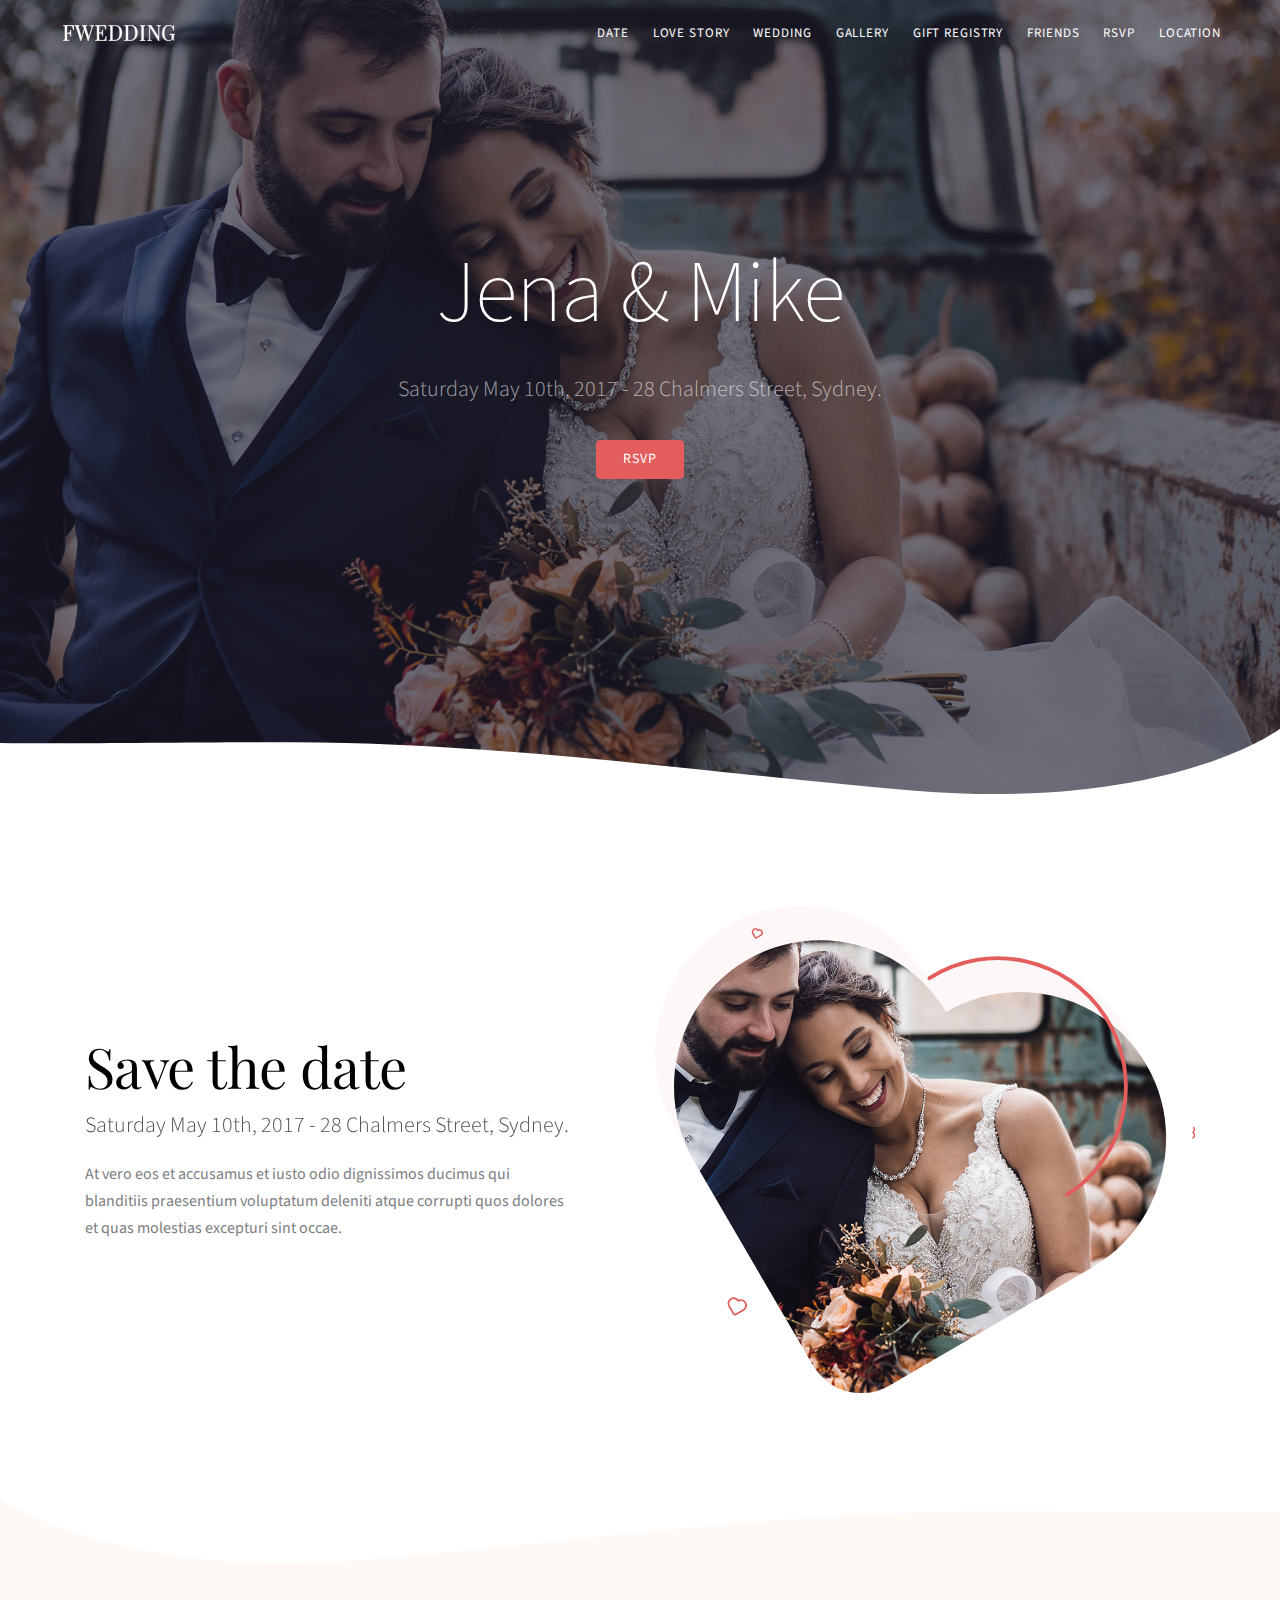
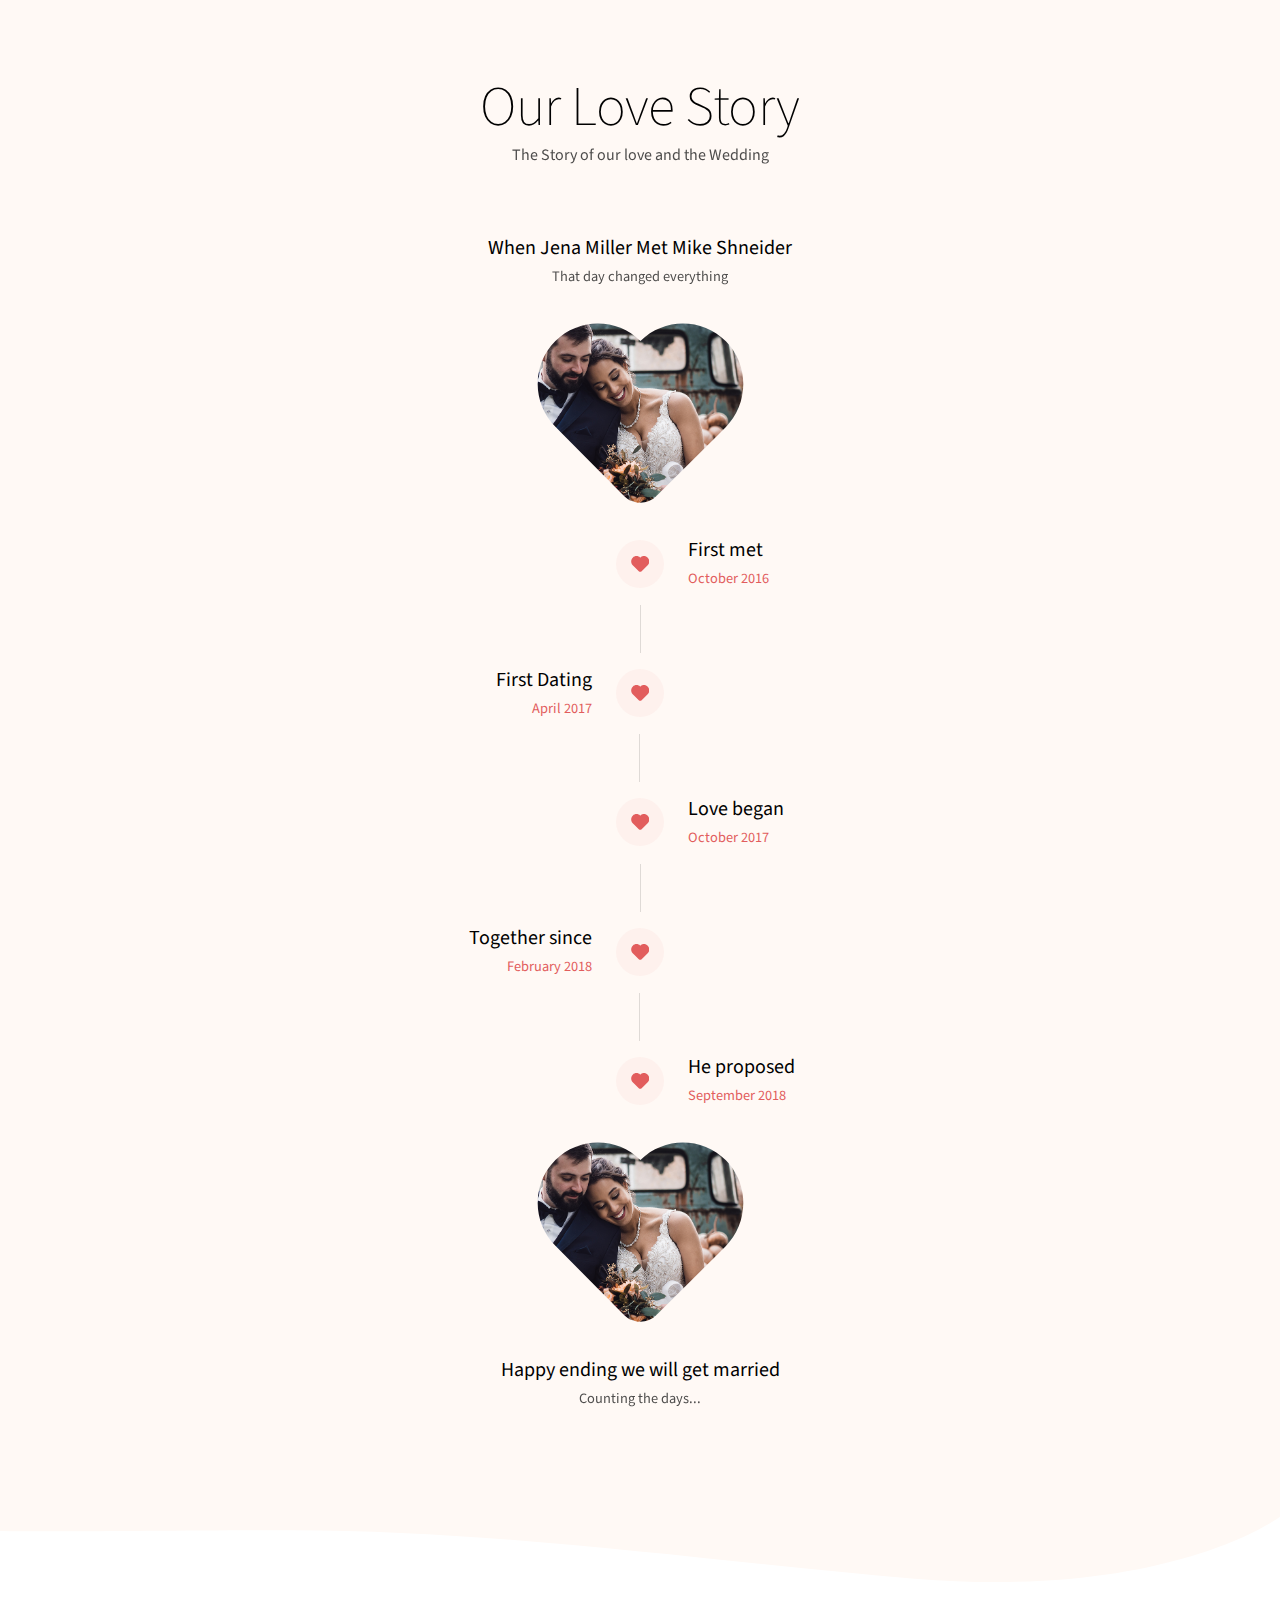
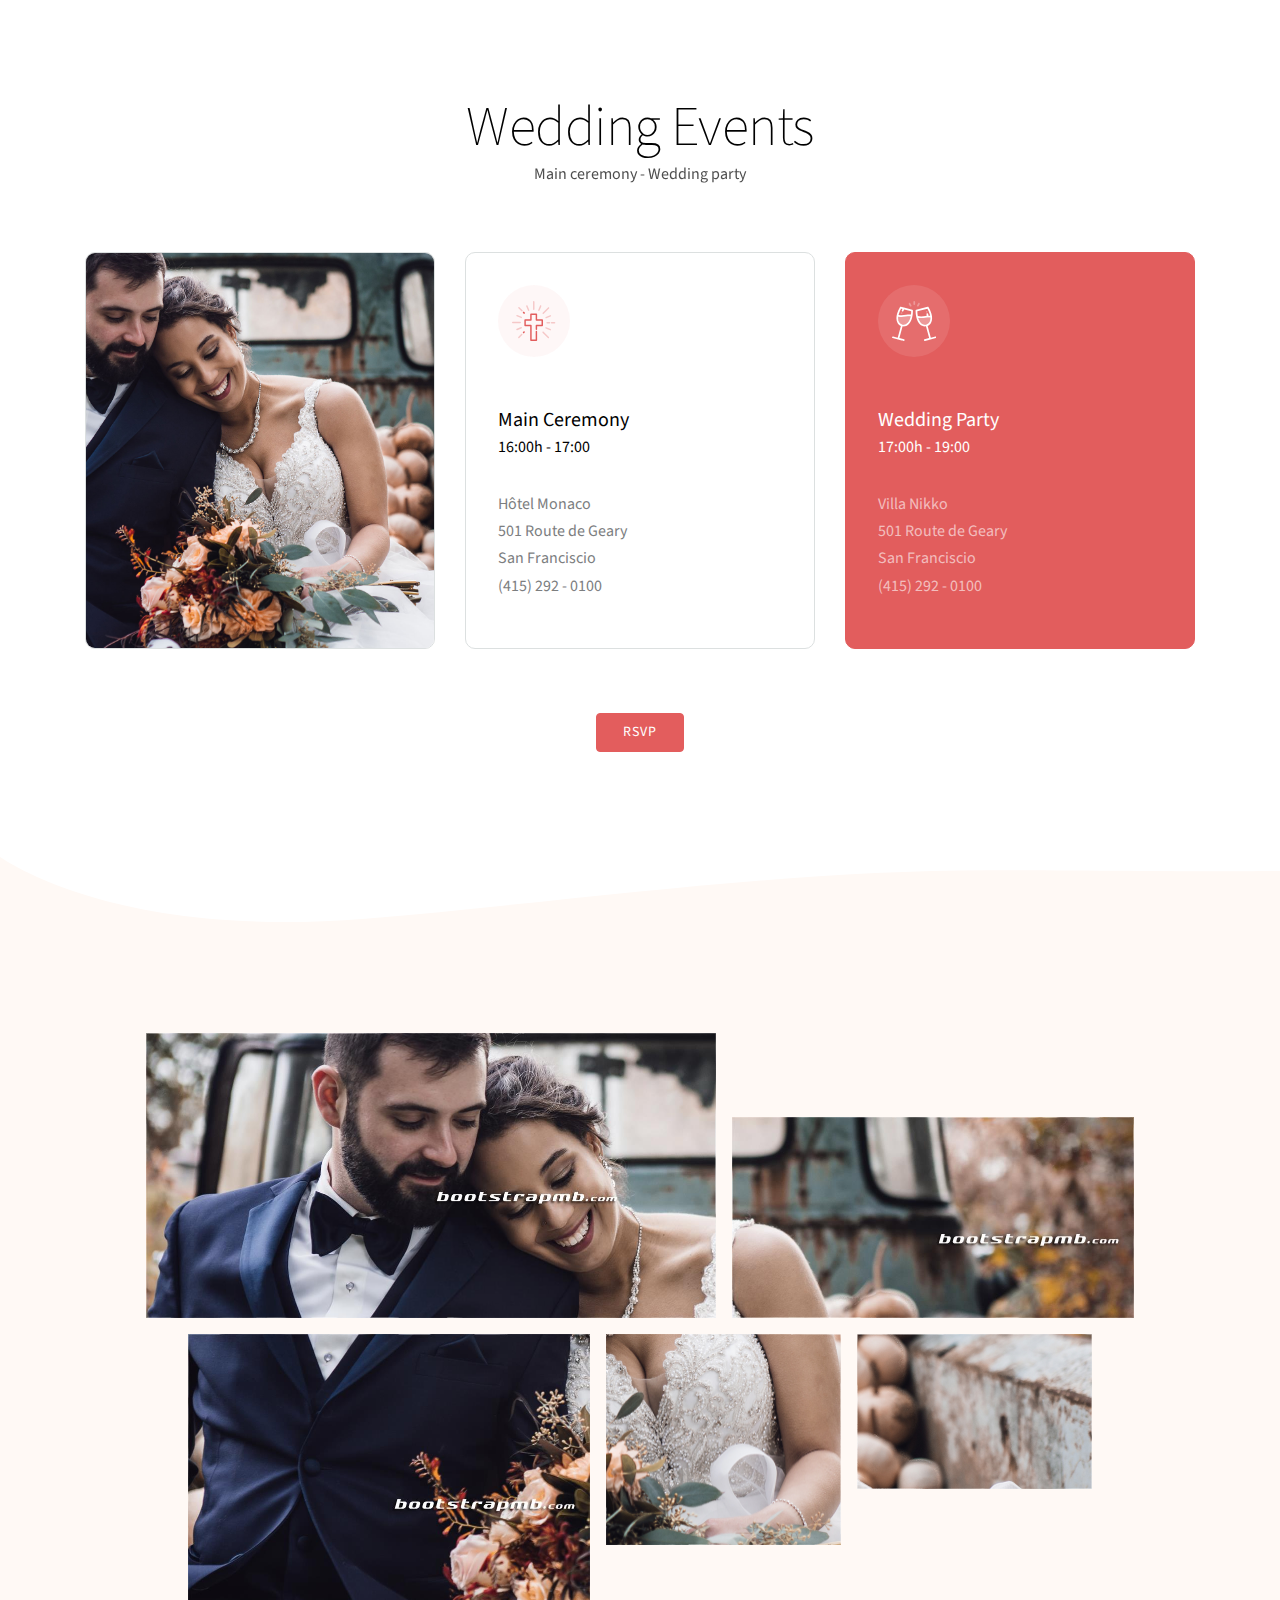
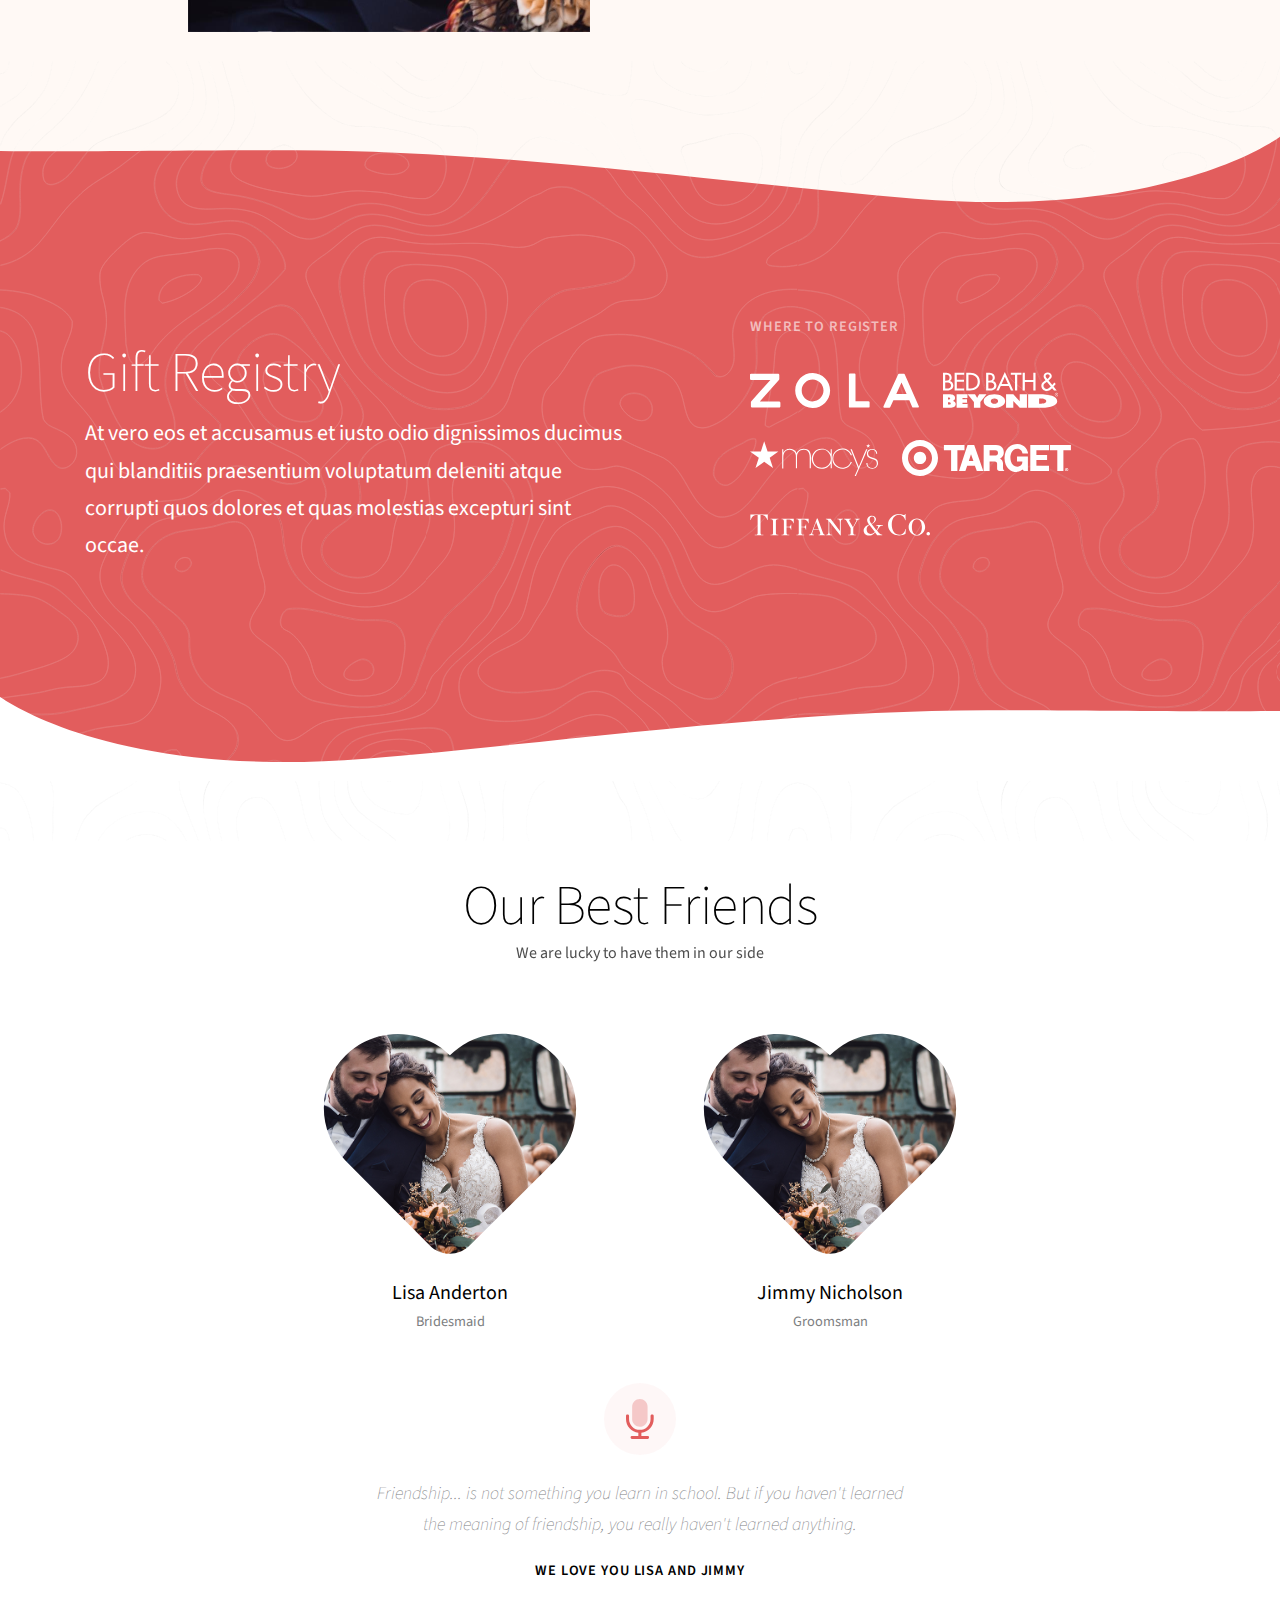
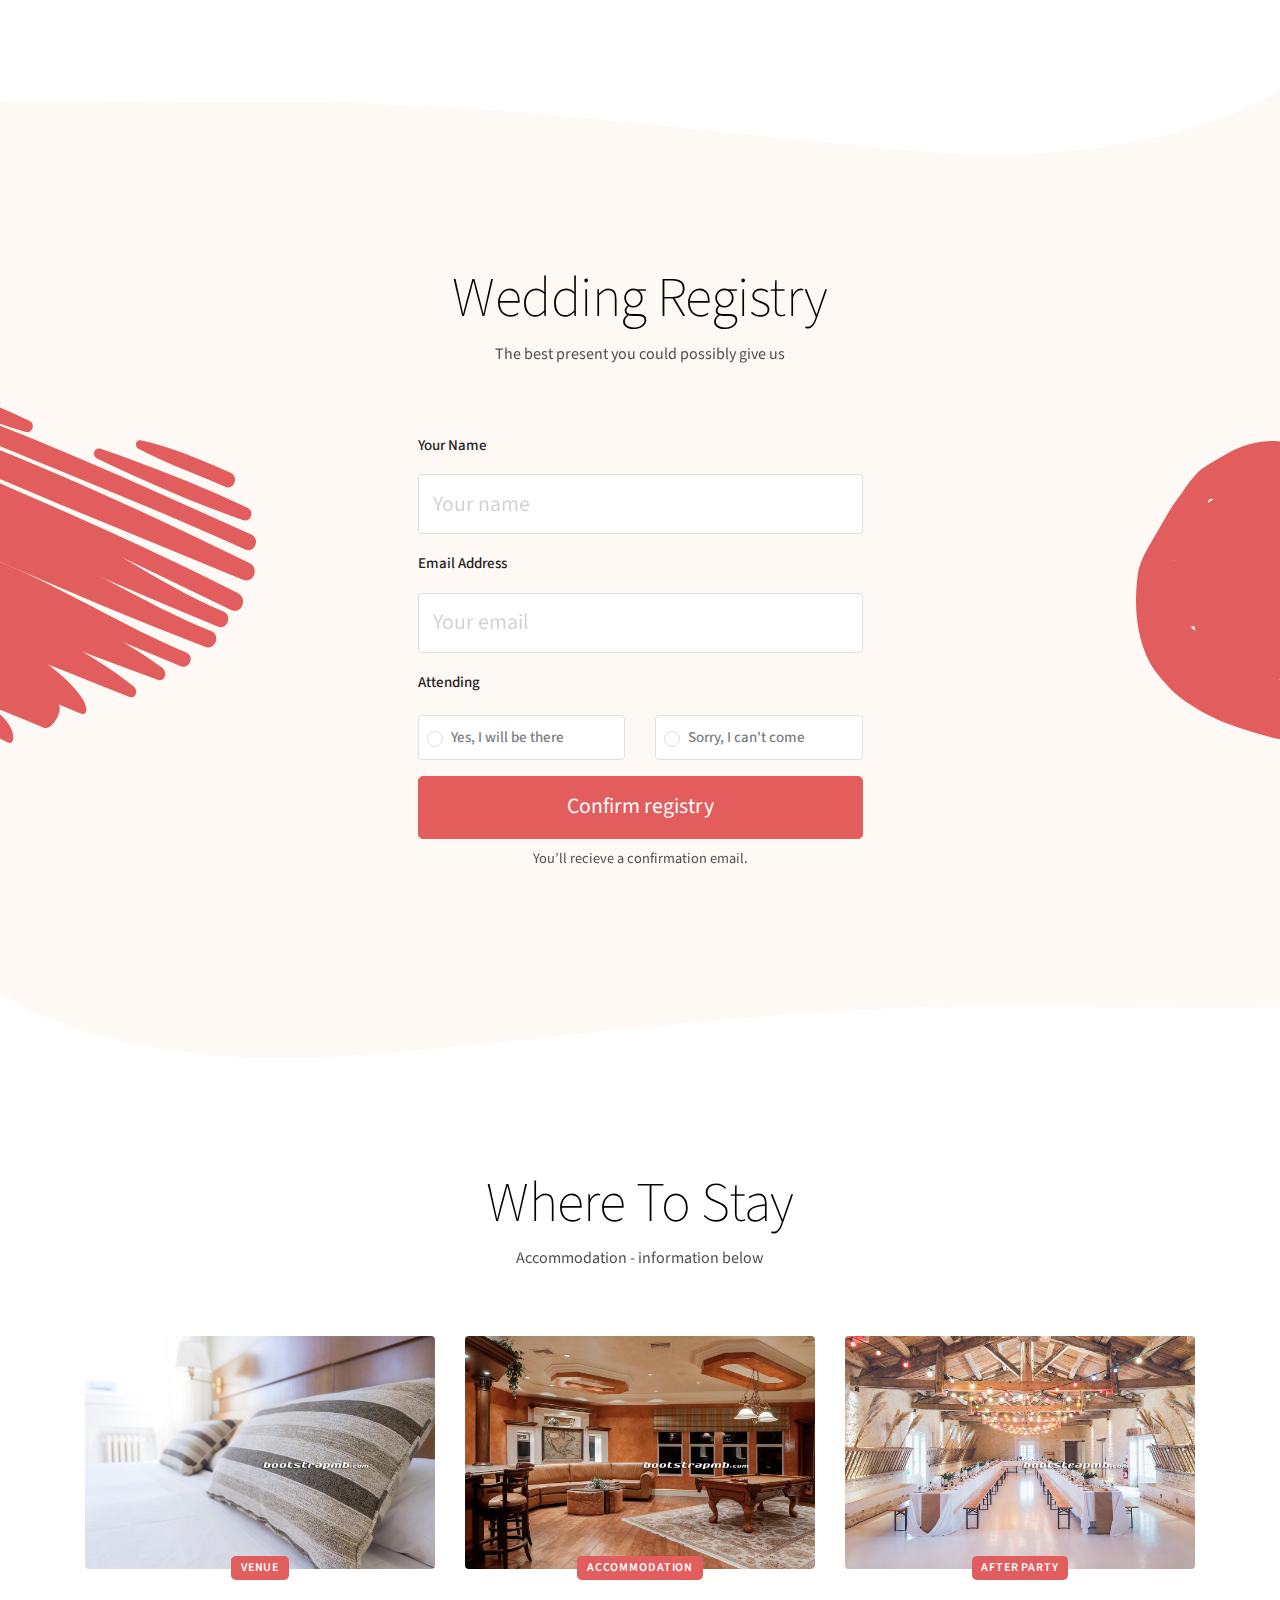
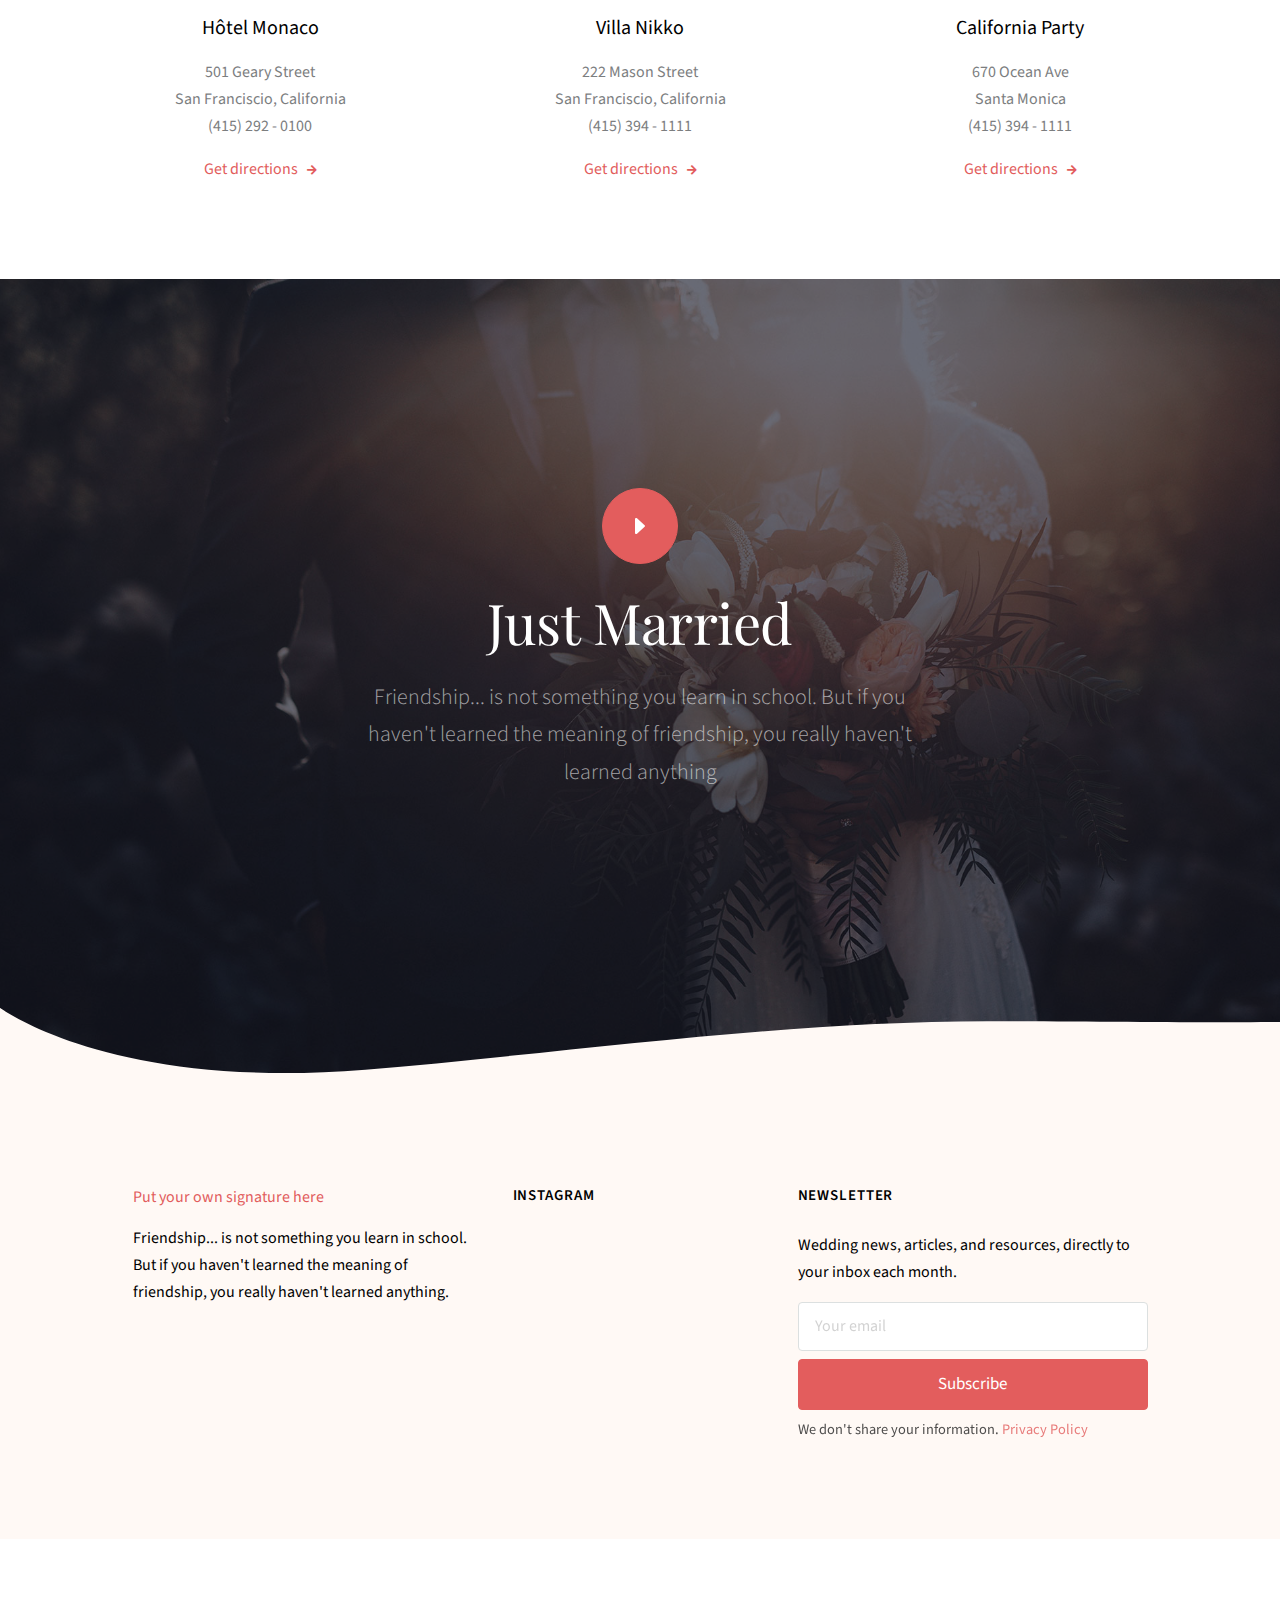
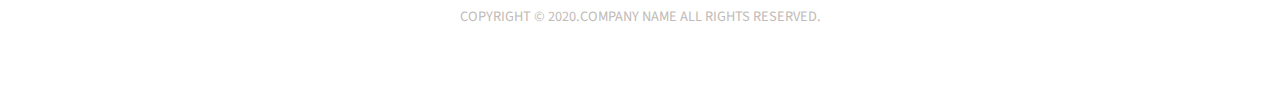
<file: wedding2/index.html>
﻿<!DOCTYPE html>
<html lang="en">
   <head>
      <!-- Metas -->
      <meta charset="utf-8">
      <title>Home</title>
      <meta name="description" content="">
      <meta name="viewport" content="width=device-width, initial-scale=1.0">
      <!-- Css -->
      <link href="css/bootstrap.css" rel="stylesheet" type="text/css" media="all" />
      <link href="css/main.css" rel="stylesheet" type="text/css" media="all" />
      <link href="css/magnific-popup.css" rel="stylesheet" type="text/css" media="all" />
      <link href="css/fonts.css" rel="stylesheet" type="text/css" media="all" />
      <link href="https://fonts.googleapis.com/css?family=Playfair+Display" rel="stylesheet">
      <link href="https://fonts.googleapis.com/css?family=Source+Sans+Pro:200,300,400,600,700" rel="stylesheet">
   </head>
   <body>
      <!-- Preloader -->
      <div class="loader">
         <!-- Preloader inner -->
         <div class="loader-inner">
            <svg width="120" height="220" viewbox="0 0 100 100" class="loading-spinner" version="1.1" xmlns="http://www.w3.org/2000/svg">
               <circle class="spinner" cx="50" cy="50" r="21" fill="#ffffff" stroke-width="2" />
            </svg>
         </div>
         <!-- End preloader inner -->
      </div>
      <!-- End preloader-->
      <!--Wrapper-->
      <div class="wrapper">
         <!--Header-->
         <header class="header default">
            <div class="header-section">
               <!--Container-->
               <div class="container-fluid ">
                  <nav class="navbar navbar-expand-lg header-navbar ml-0 ml-lg-5">
                     <a class=" navbar-brand navbar-logo scroll" href="#wrapper">
                     <img class="mb-0 logo-light" src="assets/svg/logo-light.svg" alt="">
                     <img class="mb-0 logo-dark" src="assets/svg/logo-dark.svg" alt="">
                     </a>
                     <button class="navbar-toggler btn-navbar-toggler" type="button" data-toggle="collapse" data-target=".nav-menu" aria-expanded="true" aria-label="Toggle navigation">
                     <span class="fa fa-bars"></span>
                     </button>
                     <div class="nav-menu collapse navbar-collapse navbar-collapse justify-content-end mr-5 ">
                        <ul class=" navbar-nav  header-navbar-nav">
                           <li><a class=" nav-link scroll" href="#resto">Date</a></li>
                           <li><a class=" nav-link scroll" href="#story">Love Story</a></li>
                           <li><a class=" nav-link scroll" href="#wedding">Wedding</a></li>
                           <li><a class=" nav-link scroll" href="#gallery">Gallery</a></li>
                           <li><a class=" nav-link scroll" href="#gift">Gift Registry</a></li>
                           <li><a class=" nav-link scroll" href="#friends">Friends</a></li>
                           <li><a class=" nav-link scroll" href="#rsvp">Rsvp</a></li>
                           <li><a class=" nav-link scroll" href="#location">Location</a></li>
                        </ul>
                     </div>
                  </nav>
               </div>
               <!--End container-->
            </div>
         </header>
         <!--End header-->
         <!--Hero section-->
         <section class="gradient-overlay gradient-overlay-dark ">
            <img class="bg-image" src="assets/img/1.jpg" alt="">
            <div class="container">
               <!--row-->
               <div class="row min-vh-80 align-items-center z-index-2 position-relative text-center">
                  <div class="col-12">
                     <h1 class="display-2  text-white mb-4">Jena &amp; Mike</h1>
                     <p class="font-weight-300 text-light  lead mb-5 ">Saturday May 10th, 2017 - 28 Chalmers Street, Sydney. </p>
                     <a href="#rsvp" class="btn btn-primary btn-wide-sm btn-sm  scroll">RSVP</a>
                  </div>
               </div>
               <!--End row-->
            </div>
            <!--End container-->
            <div class="curved-decoration ">


              <svg width="100%" height="100%" version="1.1" xmlns="http://www.w3.org/2000/svg" xmlns:xlink="http://www.w3.org/1999/xlink" x="0px" y="0px"
    viewBox="0 0 2560 168.6227" enable-background="new 0 0 2560 168.6227" xml:space="preserve">
<g>
</g>
<g>
   <path d="M2560,0c0,0-219.6543,165.951-730.788,124.0771c-383.3156-31.4028-827.2138-96.9514-1244.7139-96.9514
      c-212.5106,0-439,3.5-584.4982,1.5844l0,139.9126h2560V0z">
</g>
</svg>
            </div>
         </section>
         <!--End hero section-->
         <!--Date section-->
         <section id="resto" class=" ">
            <div class="container spacer-double-lg">
               <div class="row justify-content-lg-between align-items-center">
                  <div class="col-md-6 mb-5 mb-md-0">
                     <div class="pr-md-4">
                        <h1 class="font-secondary display-4">Save the date</h1>
                        <p class="lead font-weight-300 text-dark-gray opacity-8">Saturday May 10th, 2017 - 28 Chalmers Street, Sydney.</p>
                        <p class="mb-4 pr-5">At vero eos et accusamus et iusto odio dignissimos ducimus qui blanditiis praesentium voluptatum deleniti atque corrupti quos dolores et quas molestias excepturi sint occae.</p>
                        <div class="countdown row text-center"></div>
                     </div>
                  </div>
                  <div class="col-md-6">
                     <div class="svg-mask-container">
                        <svg version="1.1" id="p.svg" xmlns="http://www.w3.org/2000/svg" xmlns:xlink="http://www.w3.org/1999/xlink" x="0px" y="0px" viewBox="0 0 980.2914 884.5557" enable-background="new 0 0 980.2914 884.5557" xml:space="preserve">
                           <path opacity="0.05" fill="#E35D5D" d="M493.9887,130.1238L493.9887,130.1238C419.5373,4.797,257.8407-37.3296,131.6182,36.1312
                              C4.3062,110.2269-37.5245,274.4576,36.6059,401.6698l215.8423,370.3983c28.1165,48.2495,90.0233,64.5706,138.2729,36.4541
                              l368.4115-214.6845c127.2958-74.1791,172.7084-240.1479,98.7059-367.5465C783.976,99.1337,621.0024,56.1091,493.9887,130.1238z" />
                           <path fill="none" stroke="#E35D5D" stroke-width="3.1978" stroke-miterlimit="10" d="M151.0414,716.6817L151.0414,716.6817
                              c-2.6854-4.5204-8.5175-6.0399-13.0702-3.3902c-4.592,2.6725-6.1008,8.5961-3.427,13.1844l7.7851,13.3598
                              c1.0141,1.7403,3.247,2.3289,4.9873,1.3148l13.2881-7.7433c4.5914-2.6756,6.2294-8.6618,3.5602-13.257
                              C161.5008,715.5639,155.6226,714.0121,151.0414,716.6817z" />
                           <path fill="none" stroke="#E35D5D" stroke-width="2.7402" stroke-miterlimit="10" d="M186.6779,44.1803L186.6779,44.1803
                              c-1.4613-2.4599-4.635-3.2867-7.1125-1.8449c-2.4988,1.4543-3.3199,4.6778-1.8649,7.1747l4.2365,7.2701
                              c0.5519,0.947,1.767,1.2674,2.714,0.7155l7.2311-4.2138c2.4985-1.456,3.3899-4.7136,1.9374-7.2141
                              C192.3697,43.572,189.1709,42.7276,186.6779,44.1803z" />
                           <path fill="none" stroke="#E35D5D" stroke-width="2.5752" stroke-miterlimit="10" d="M978.3951,400.8979
                              c-0.5042,0.934-0.5042,2.0591,0,2.993c0.3052,0.4453,0.5839,0.9083,0.835,1.3862c0.5513,1.3705-0.4096,2.8669-1.3862,3.9854
                              c-0.6144,0.7089-1.3075,1.6697-0.8979,2.5203c0.1919,0.3133,0.4371,0.5904,0.7246,0.8192c2.0887,2.0325,2.1343,5.3734,0.1018,7.4622
                              c-0.5895,0.6058-1.3159,1.0612-2.1182,1.3277" />
                           <defs>
                              <mask id="mask">
                                 <path fill="#ffffff" d="M528.4855,192.3897L528.4855,192.3897C454.034,67.0629,292.3375,24.9363,166.115,98.3971
                                    C38.8029,172.4928-3.0277,336.7236,71.1027,463.9358L286.945,834.3341c28.1165,48.2495,90.0233,64.5706,138.2729,36.4541
                                    l368.4115-214.6845c127.2958-74.1792,172.7084-240.1479,98.7059-367.5465C818.4728,161.3996,655.4992,118.375,528.4855,192.3897z" />
                              </mask>
                           </defs>
                           <image mask="url(#mask)" width="981" height="885" xlink:href="assets/img/mask-lg.jpg" />
                           <g>
                              <path fill="none" stroke="#E35D5D" stroke-width="7" stroke-linecap="round" stroke-miterlimit="10" d="M747.8805,524.349
                                 c108.1955-68.637,139.1927-213.677,70.5558-321.8725S606.4696,62.2462,498.2741,130.8832l0,0" />
                           </g>
                        </svg>
                     </div>
                  </div>
               </div>
            </div>
            <div class="curved-decoration">
<svg  width="100%" height="100%" class="bg-secondary-svg" version="1.1" xmlns="http://www.w3.org/2000/svg" xmlns:xlink="http://www.w3.org/1999/xlink" x="0px" y="0px"
    viewBox="0 0 2560 168.6227" enable-background="new 0 0 2560 168.6227" xml:space="preserve">
<g>
</g>
<g>
   <path d="M0,0c0,0,219.6543,165.951,730.788,124.0771c383.3156-31.4028,827.2139-96.9514,1244.7139-96.9514
      c212.5106,0,438.9999,3.5,584.4982,1.5844v139.9126H0V0z">
</g>
</svg>
            </div>
         </section>
         <!--End date section-->
         <section id="story" class=" bg-secondary spacer-one-top-lg">
            <!--Container-->
            <div class="container spacer-one-bottom-lg">
               <!--Row-->
               <div class="row justify-content-center">
                  <div class="col">
                     <div class=" text-center mb-5 pb-5">
                        <h1 class="display-4 mb-0">Our Love Story</h1>
                        <p class="w-md-40 mb-0 mx-auto text-dark-gray opacity-8 ">The Story of our love and the Wedding</p>
                     </div>
                  </div>
               </div>
               <!--End row-->
               <div class="row  justify-content-center">
                  <div class="col-lg-12 text-center">
                     <div class="mb-3 pb-3">
                        <h5 class="mb-0"> When Jena Miller Met Mike Shneider</h5>
                        <span class="small text-dark-gray opacity-8">That day changed everything</span>
                     </div>
                  </div>
                  <div class="col-md-3 d-flex flex-column align-items-center">
                     <div class="mb-3 pb-3 px-4">
                        <div class="svg-mask-container">
                           <svg width="100%" height="100%" version="1.1" xmlns="http://www.w3.org/2000/svg" xmlns:xlink="http://www.w3.org/1999/xlink" x="0px" y="0px" viewBox="0 0 607 532" enable-background="new 0 0 607 532" xml:space="preserve">
                              <defs>
                                 <mask id="mask-small-1">
                                    <path fill="#FFFFFF" d="M303.2954,55.7655L303.2954,55.7655c-68.9887-68.3032-180.269-68.3601-249.3155,0.1402
                                       c-69.6423,69.0921-69.0838,181.9562,0.0139,251.5284l201.1888,202.5704c26.2076,26.3876,68.8445,26.5335,95.2321,0.3258
                                       l201.4838-200.1096c69.6179-69.1431,71.0768-183.7278,2.0303-253.4415C485.013-12.8027,372.7591-13.2244,303.2954,55.7655z" />
                                 </mask>
                              </defs>
                              <image mask="url(#mask-small-1)" width="607" height="532" xlink:href="assets/img/mask-md.jpg" />
                           </svg>
                        </div>
                     </div>
                  </div>
               </div>
               <div class="row">
                  <div class="col d-flex flex-column align-items-center">
                     <ol class="story mb-0">
                        <li>
                           <div class="story-icon bg-icon-primary">
                              <svg version="1.1" class="icon-svg" xmlns="http://www.w3.org/2000/svg" xmlns:xlink="http://www.w3.org/1999/xlink" x="0px" y="0px" viewBox="0 0 107 93" enable-background="new 0 0 107 93" xml:space="preserve">
                                 <path fill="#E25D5D" d="M53.6825,9.4436L53.6825,9.4436C41.6532-2.4793,22.2392-2.5,10.1866,9.4439
                                    c-12.1565,12.0471-12.07,31.7375-0.0219,43.8819l35.08,35.3601c4.5697,4.6061,12.0081,4.6357,16.6142,0.0661l35.1704-34.8918
                                    c12.1523-12.056,12.4179-32.0464,0.3787-44.2154C85.3917-2.5013,65.8078-2.5857,53.6825,9.4436z" />
                              </svg>
                           </div>
                           <div>
                              <h5 class="mb-0">First met</h5>
                              <span class="small text-primary">October 2016</span>
                           </div>
                        </li>
                        <li>
                           <div class="story-icon bg-icon-primary">
                              <svg version="1.1" class="icon-svg" xmlns="http://www.w3.org/2000/svg" xmlns:xlink="http://www.w3.org/1999/xlink" x="0px" y="0px" viewBox="0 0 107 93" enable-background="new 0 0 107 93" xml:space="preserve">
                                 <path fill="#E25D5D" d="M53.6825,9.4436L53.6825,9.4436C41.6532-2.4793,22.2392-2.5,10.1866,9.4439
                                    c-12.1565,12.0471-12.07,31.7375-0.0219,43.8819l35.08,35.3601c4.5697,4.6061,12.0081,4.6357,16.6142,0.0661l35.1704-34.8918
                                    c12.1523-12.056,12.4179-32.0464,0.3787-44.2154C85.3917-2.5013,65.8078-2.5857,53.6825,9.4436z" />
                              </svg>
                           </div>
                           <div>
                              <h5 class="mb-0">First Dating</h5>
                              <span class="small text-primary">April 2017</span>
                           </div>
                        </li>
                        <li>
                           <div class="story-icon bg-icon-primary">
                              <svg  version="1.1" class="icon-svg" xmlns="http://www.w3.org/2000/svg" xmlns:xlink="http://www.w3.org/1999/xlink" x="0px" y="0px" viewBox="0 0 107 93" enable-background="new 0 0 107 93" xml:space="preserve">
                                 <path fill="#E25D5D" d="M53.6825,9.4436L53.6825,9.4436C41.6532-2.4793,22.2392-2.5,10.1866,9.4439
                                    c-12.1565,12.0471-12.07,31.7375-0.0219,43.8819l35.08,35.3601c4.5697,4.6061,12.0081,4.6357,16.6142,0.0661l35.1704-34.8918
                                    c12.1523-12.056,12.4179-32.0464,0.3787-44.2154C85.3917-2.5013,65.8078-2.5857,53.6825,9.4436z" />
                              </svg>
                           </div>
                           <div>
                              <h5 class="mb-0">Love began</h5>
                              <span class="small text-primary">October 2017</span>
                           </div>
                        </li>
                        <li>
                           <div class="story-icon bg-icon-primary">
                              <svg version="1.1" class="icon-svg" xmlns="http://www.w3.org/2000/svg" xmlns:xlink="http://www.w3.org/1999/xlink" x="0px" y="0px" viewBox="0 0 107 93" enable-background="new 0 0 107 93" xml:space="preserve">
                                 <path fill="#E25D5D" d="M53.6825,9.4436L53.6825,9.4436C41.6532-2.4793,22.2392-2.5,10.1866,9.4439
                                    c-12.1565,12.0471-12.07,31.7375-0.0219,43.8819l35.08,35.3601c4.5697,4.6061,12.0081,4.6357,16.6142,0.0661l35.1704-34.8918
                                    c12.1523-12.056,12.4179-32.0464,0.3787-44.2154C85.3917-2.5013,65.8078-2.5857,53.6825,9.4436z" />
                              </svg>
                           </div>
                           <div>
                              <h5 class="mb-0">Together since</h5>
                              <span class="small text-primary">February 2018</span>
                           </div>
                        </li>
                        <li>
                           <div class="story-icon bg-icon-primary">
                              <svg version="1.1" class="icon-svg" xmlns="http://www.w3.org/2000/svg" xmlns:xlink="http://www.w3.org/1999/xlink" x="0px" y="0px" viewBox="0 0 107 93" enable-background="new 0 0 107 93" xml:space="preserve">
                                 <path fill="#E25D5D" d="M53.6825,9.4436L53.6825,9.4436C41.6532-2.4793,22.2392-2.5,10.1866,9.4439
                                    c-12.1565,12.0471-12.07,31.7375-0.0219,43.8819l35.08,35.3601c4.5697,4.6061,12.0081,4.6357,16.6142,0.0661l35.1704-34.8918
                                    c12.1523-12.056,12.4179-32.0464,0.3787-44.2154C85.3917-2.5013,65.8078-2.5857,53.6825,9.4436z" />
                              </svg>
                           </div>
                           <div>
                              <h5 class="mb-0">He proposed</h5>
                              <span class="small text-primary">September 2018</span>
                           </div>
                        </li>
                     </ol>
                  </div>
               </div>
               <div class="row  justify-content-center">
                  <div class="col-md-3 d-flex flex-column align-items-center">
                     <div class="mb-3 pb-3 mt-3 pt-3 px-4">
                        <div class="svg-mask-container">
                           <svg width="100%" height="100%" version="1.1" xmlns="http://www.w3.org/2000/svg" xmlns:xlink="http://www.w3.org/1999/xlink" x="0px" y="0px" viewBox="0 0 607 532" enable-background="new 0 0 607 532" xml:space="preserve">
                              <defs>
                                 <mask id="mask-small-2">
                                    <path fill="#FFFFFF" d="M303.2954,55.7655L303.2954,55.7655c-68.9887-68.3032-180.269-68.3601-249.3155,0.1402
                                       c-69.6423,69.0921-69.0838,181.9562,0.0139,251.5284l201.1888,202.5704c26.2076,26.3876,68.8445,26.5335,95.2321,0.3258
                                       l201.4838-200.1096c69.6179-69.1431,71.0768-183.7278,2.0303-253.4415C485.013-12.8027,372.7591-13.2244,303.2954,55.7655z" />
                                 </mask>
                              </defs>
                              <image mask="url(#mask-small-2)" width="607" height="532" xlink:href="assets/img/mask-md.jpg" />
                           </svg>
                        </div>
                     </div>
                  </div>
                  <div class="col-lg-12 text-center">
                     <div class="">
                        <h5 class="mb-0"> Happy ending we will get married</h5>
                        <span class="small text-dark-gray opacity-8">Counting the days...</span>
                     </div>
                  </div>
               </div>
            </div>
            <!--End container-->
            <div class="curved-decoration ">
               <svg width="100%" height="100%" class="bg-white-svg" version="1.1" xmlns="http://www.w3.org/2000/svg" xmlns:xlink="http://www.w3.org/1999/xlink" x="0px" y="0px"
    viewBox="0 0 2560 168.6227" enable-background="new 0 0 2560 168.6227" xml:space="preserve">
<g>
</g>
<g>
   <path d="M2560,0c0,0-219.6543,165.951-730.788,124.0771c-383.3156-31.4028-827.2138-96.9514-1244.7139-96.9514
      c-212.5106,0-439,3.5-584.4982,1.5844l0,139.9126h2560V0z">
</g>
</svg>
            </div>
         </section>
         <section id="wedding" class="spacer-one-top-lg">
            <!--Container-->
            <div class="container spacer-one-bottom-lg">
               <!--Row-->
               <div class="row justify-content-center">
                  <div class="col">
                     <div class=" text-center mb-5 pb-5">
                        <h1 class="display-4 mb-0">Wedding Events</h1>
                        <p class="w-md-40 mb-0 mx-auto text-dark-gray opacity-8 ">Main ceremony - Wedding party</p>
                     </div>
                  </div>
               </div>
               <!--End row-->
               <!--Row-->
               <div class="row">
                  <div class="col-md-6 col-lg-4 d-flex mb-4 mb-lg-0 display-state ">
                     <div class="card card-icon-2 card-body justify-content-between">
                        <img class="bg-image" src="assets/img/1.jpg" alt="">
                     </div>
                  </div>
                  <div class="col-md-6 col-lg-4 d-flex mb-4 mb-lg-0">
                     <div class="card card-body justify-content-between">
                        <div class="icon-round mb-5 mb-md-5  bg-icon-primary">
                           <svg class="icon-svg" version="1.1" xmlns="http://www.w3.org/2000/svg" xmlns:xlink="http://www.w3.org/1999/xlink" x="0px" y="0px" viewBox="0 0 156.016 144" enable-background="new 0 0 156.016 144" xml:space="preserve">
                              <g>
                                 <g>
                                    <g>
                                       <path fill="#E25D5D" d="M46.0314,41.7797l-2.7211-2.7211c-1.0296-1.0296-2.6989-1.0296-3.7282,0
                                          c-1.0296,1.0296-1.0296,2.6986,0,3.7282l2.7211,2.7211c0.5147,0.515,1.1896,0.7722,1.864,0.7722
                                          c0.6743,0,1.3496-0.2572,1.864-0.7722C47.0611,44.4783,47.0611,42.8093,46.0314,41.7797z" />
                                    </g>
                                 </g>
                                 <g>
                                    <g>
                                       <path fill="#E25D5D" d="M45.5076,109.9846c-1.029-1.0296-2.6983-1.0296-3.7282,0l-2.0709,2.0706
                                          c-1.0296,1.0296-1.0296,2.6989,0,3.7285c0.5147,0.515,1.1896,0.7722,1.864,0.7722c0.6743,0,1.3496-0.2572,1.864-0.7722
                                          l2.0709-2.0703C46.5372,112.6834,46.5372,111.0142,45.5076,109.9846z" />
                                    </g>
                                 </g>
                                 <g>
                                    <g>
                                       <g>
                                          <path fill="#E25D5D" d="M108.9037,65.5264H90.4893V47.7202c0-1.4559-1.1799-2.6364-2.6364-2.6364H68.1625
                                             c-1.4559,0-2.6364,1.1805-2.6364,2.6364v17.8062H47.1113c-1.4559,0-2.6364,1.1805-2.6364,2.6364v19.69
                                             c0,1.456,1.1805,2.6364,2.6364,2.6364h18.4148v50.8743c0,1.4559,1.1805,2.6364,2.6364,2.6364h19.6903
                                             c1.4562,0,2.6364-1.1805,2.6364-2.6364v-31.784c0-1.4559-1.1799-2.6364-2.6364-2.6364c-1.4566,0-2.6364,1.1805-2.6364,2.6364
                                             v29.1476H70.7986V87.8528c0-1.4559-1.1805-2.6364-2.6364-2.6364H49.7474V70.7992h18.4148c1.4559,0,2.6364-1.1805,2.6364-2.6364
                                             V50.3566h14.4178v17.8062c0,1.4559,1.1799,2.6364,2.6364,2.6364h18.4145v14.4175H87.8528c-1.4563,0-2.6364,1.1805-2.6364,2.6364
                                             v13.759c0,1.4559,1.1799,2.6364,2.6364,2.6364c1.4566,0,2.6364-1.1805,2.6364-2.6364V90.4896h18.4145
                                             c1.4562,0,2.6364-1.1805,2.6364-2.6364v-19.69C111.5401,66.7069,110.36,65.5264,108.9037,65.5264z" />
                                       </g>
                                    </g>
                                    <g opacity="0.3">
                                       <g>
                                          <g>
                                             <path fill="#E25D5D" d="M78.3782,0c-1.4559,0-2.6364,1.1805-2.6364,2.6364v27.1434c0,1.4559,1.1805,2.6364,2.6364,2.6364
                                                c1.4563,0,2.6364-1.1805,2.6364-2.6364V2.6364C81.0146,1.1802,79.8348,0,78.3782,0z" />
                                          </g>
                                       </g>
                                       <g>
                                          <g>
                                             <path fill="#E25D5D" d="M153.3795,75.7418h-10.9263c-1.4562,0-2.6364,1.1805-2.6364,2.6364
                                                c0,1.4559,1.1802,2.6364,2.6364,2.6364h10.9263c1.4563,0,2.6364-1.1805,2.6364-2.6364
                                                C156.016,76.9223,154.8355,75.7418,153.3795,75.7418z" />
                                          </g>
                                       </g>
                                       <g>
                                          <g>
                                             <path fill="#E25D5D" d="M135.1888,75.7418h-8.9526c-1.4562,0-2.6364,1.1805-2.6364,2.6364
                                                c0,1.4559,1.1802,2.6364,2.6364,2.6364h8.9526c1.4562,0,2.6364-1.1805,2.6364-2.6364
                                                C137.8252,76.9223,136.645,75.7418,135.1888,75.7418z" />
                                          </g>
                                       </g>
                                       <g>
                                          <g>
                                             <path fill="#E25D5D" d="M133.4302,23.1099c-1.03-1.0296-2.6989-1.0296-3.7285,0l-19.1933,19.1933
                                                c-1.0296,1.0296-1.0296,2.6986,0,3.7282c0.5147,0.515,1.1896,0.7722,1.864,0.7722c0.6746,0,1.3496-0.2572,1.8646-0.7722
                                                l19.1933-19.1933C134.4599,25.8085,134.4599,24.1389,133.4302,23.1099z" />
                                          </g>
                                       </g>
                                       <g>
                                          <g>
                                             <path fill="#E25D5D" d="M37.6864,33.434l-10.848-10.848c-1.0293-1.0296-2.6986-1.0296-3.7282,0
                                                c-1.0296,1.0296-1.0296,2.6986,0,3.7282l10.848,10.848c0.5147,0.515,1.1896,0.7722,1.864,0.7722
                                                c0.6743,0,1.3496-0.2572,1.864-0.7722C38.716,36.1326,38.716,34.4637,37.6864,33.434z" />
                                          </g>
                                       </g>
                                       <g>
                                          <g>
                                             <path fill="#E25D5D" d="M29.7799,75.0013H2.6364C1.1805,75.0013,0,76.1818,0,77.6378c0,1.4559,1.1805,2.6364,2.6364,2.6364
                                                h27.1434c1.4559,0,2.6364-1.1805,2.6364-2.6364C32.4163,76.1818,31.2358,75.0013,29.7799,75.0013z" />
                                          </g>
                                       </g>
                                       <g>
                                          <g>
                                             <path fill="#E25D5D" d="M36.8758,118.6163c-1.0293-1.0293-2.6986-1.0296-3.7282,0l-10.5612,10.5612
                                                c-1.0296,1.0296-1.0296,2.6986,0,3.7282c0.5147,0.515,1.1896,0.7722,1.864,0.7722s1.3496-0.2572,1.864-0.7722l10.5612-10.5612
                                                C37.9055,121.3149,37.9055,119.646,36.8758,118.6163z" />
                                          </g>
                                       </g>
                                       <g>
                                          <g>
                                             <path fill="#E25D5D" d="M132.9067,129.7014l-19.1936-19.1933c-1.03-1.0293-2.6989-1.0296-3.7285,0
                                                c-1.0296,1.0296-1.0296,2.6986,0,3.7282l19.1933,19.1933c0.515,0.515,1.1896,0.7722,1.8643,0.7722s1.3496-0.2572,1.8646-0.7722
                                                C133.9363,132.4,133.9363,130.7307,132.9067,129.7014z" />
                                          </g>
                                       </g>
                                       <g>
                                          <g>
                                             <path fill="#E25D5D" d="M62.3311,32.3014l-6.4067-15.4602c-0.557-1.345-2.0998-1.9837-3.4448-1.4264
                                                c-1.3453,0.5576-1.9837,2.0995-1.4264,3.4448l6.4067,15.4602c0.4208,1.015,1.4023,1.6278,2.4368,1.6278
                                                c0.3364,0,0.6783-0.0646,1.008-0.2014C62.2498,35.1889,62.8881,33.6467,62.3311,32.3014z" />
                                          </g>
                                       </g>
                                       <g>
                                          <g>
                                             <path fill="#E25D5D" d="M140.6036,52.4826c-0.5576-1.3453-2.0992-1.9843-3.4448-1.4267l-15.4599,6.4027
                                                c-1.345,0.557-1.9843,2.0992-1.4273,3.4445c0.4208,1.0156,1.4023,1.6281,2.4371,1.6281c0.3361,0,0.678-0.0646,1.0077-0.2014
                                                l15.4599-6.4027C140.5213,55.3698,141.1606,53.8279,140.6036,52.4826z" />
                                          </g>
                                       </g>
                                       <g>
                                          <g>
                                             <path fill="#E25D5D" d="M104.2208,15.6942c-1.3438-0.5567-2.8869,0.0811-3.4445,1.4264l-6.4067,15.4639
                                                c-0.557,1.3453,0.0817,2.8878,1.4267,3.4448c0.3297,0.1368,0.6713,0.2014,1.0077,0.2014c1.0345,0,2.016-0.6128,2.4368-1.6278
                                                l6.4067-15.4639C106.2051,17.7937,105.5664,16.2519,104.2208,15.6942z" />
                                          </g>
                                       </g>
                                       <g>
                                          <g>
                                             <path fill="#E25D5D" d="M34.5999,56.774l-15.4602-6.4031c-1.345-0.5567-2.8872,0.0817-3.4445,1.4267
                                                c-0.557,1.3453,0.082,2.8872,1.427,3.4445l15.4602,6.4031c0.3297,0.1368,0.6713,0.2014,1.0077,0.2014
                                                c1.0345,0,2.0163-0.6131,2.4368-1.6281C36.5842,58.8732,35.9455,57.331,34.5999,56.774z" />
                                          </g>
                                       </g>
                                       <g>
                                          <g>
                                             <path fill="#E25D5D" d="M35.7441,95.114c-0.557-1.3453-2.0998-1.984-3.4448-1.4267L16.843,100.09
                                                c-1.3453,0.557-1.984,2.0995-1.4267,3.4445c0.4208,1.0153,1.4023,1.6281,2.4368,1.6281c0.3364,0,0.678-0.0646,1.008-0.2014
                                                l15.4562-6.4027C35.6624,98.0015,36.3011,96.4593,35.7441,95.114z" />
                                          </g>
                                       </g>
                                       <g>
                                          <g>
                                             <path fill="#E25D5D" d="M138.8941,100.7756l-15.4599-6.4067c-1.3441-0.5567-2.8872,0.0808-3.4448,1.4261
                                                c-0.5576,1.3453,0.0807,2.8872,1.4264,3.4448l15.4599,6.4067c0.3297,0.1368,0.6716,0.2014,1.008,0.2014
                                                c1.0342,0,2.016-0.6128,2.4368-1.6278C140.8775,102.8752,140.2395,101.333,138.8941,100.7756z" />
                                          </g>
                                       </g>
                                    </g>
                                 </g>
                              </g>
                           </svg>
                        </div>
                        <h5 class="mb-0">Main Ceremony</h5>
                        <h6 class="mb-5">16:00h - 17:00</h6>
                        <p class="text-align-center">Hôtel Monaco
                           <br>501 Route de Geary
                           <br>San Franciscio
                           <br>(415) 292 - 0100
                        </p>
                     </div>
                  </div>
                  <div class="col-md-6 col-lg-4 d-flex ">
                     <div class="card card-body justify-content-between bg-primary text-light">
                        <div class="icon-round mb-3 mb-md-5  bg-icon-white">
                           <svg class="icon-svg" version="1.1" xmlns="http://www.w3.org/2000/svg" xmlns:xlink="http://www.w3.org/1999/xlink" x="0px" y="0px" viewBox="0 0 512 460" enable-background="new 0 0 512 460;" xml:space="preserve">
                              <g>
                                 <g>
                                    <path fill="#FFFFFF" d="M240.8,110.7c-0.1-4.5-3.1-8.3-7.4-9.4L138,76.1c0,0,0,0,0,0L102,66.7c-4.3-1.1-8.8,0.7-11.1,4.4
                                       c-14.4,23.3-25.7,49.3-32.7,75.1c-11.7,43-9.7,79.9,5.7,106.7c9,15.5,22.1,26.9,38.3,33.4L65.6,421.3l-53-14
                                       c-5.3-1.4-10.8,1.8-12.2,7.1c-1.4,5.3,1.8,10.8,7.1,12.2c0,0,62.5,16.5,62.5,16.5c0,0,62.7,16.5,62.7,16.5
                                       c0.9,0.2,1.7,0.3,2.6,0.3c4.4,0,8.5-3,9.7-7.5c1.4-5.3-1.8-10.8-7.1-12.2l-52.9-13.9l36.8-135c3.6,0.5,7.2,0.8,10.8,0.8
                                       c44.6,0,81.4-37.5,98.5-100.3C238,166.1,241.4,138,240.8,110.7z M211.7,186.6c-14.6,53.6-44.2,85.5-79.2,85.5
                                       c-5.1,0-10.3-0.7-15.4-2c-15.4-4.1-27.8-13.5-35.7-27.2c-9.4-16.3-12.6-37.8-9.5-63.1c13.4,2.2,26,3,37.9,3
                                       c19.7,0,37.6-2.2,54.2-4.3c18.8-2.3,35.5-4.4,50.3-2.5C213.5,179.5,212.6,183.1,211.7,186.6z M218,156.3
                                       c-17.7-2.4-36.6-0.1-56.4,2.4c-25.3,3.1-53.7,6.6-86.2,1.4c0.7-2.9,1.4-5.7,2.2-8.7c5.9-21.6,15.1-43.4,26.6-63.5l15.9,4.2
                                       c-2.9,5.6-5.5,11.3-7.6,15.9c-2.2,5,0,11,5.1,13.2c1.3,0.6,2.7,0.9,4.1,0.9c3.8,0,7.5-2.2,9.1-5.9c3.2-7.3,6.4-13.7,9.2-18.8
                                       l80.9,21.3C220.8,131.2,219.8,143.9,218,156.3z" />
                                 </g>
                              </g>
                              <g opacity="0.3">
                                 <g>
                                    <path fill="#FFFFFF" d="M256,0c-5.5,0-10,4.5-10,10v26.1c0,5.5,4.5,10,10,10c5.5,0,10-4.5,10-10V10C266,4.5,261.5,0,256,0z" />
                                 </g>
                              </g>
                              <g opacity="0.3">
                                 <g>
                                    <path fill="#FFFFFF" d="M223.6,49l-13.2-22.6c-2.8-4.8-8.9-6.4-13.7-3.6c-4.8,2.8-6.4,8.9-3.6,13.7l13.2,22.6
                                       c1.9,3.2,5.2,4.9,8.6,4.9c1.7,0,3.5-0.4,5.1-1.4C224.8,59.9,226.4,53.8,223.6,49z" />
                                 </g>
                              </g>
                              <g opacity="0.3">
                                 <g>
                                    <path fill="#FFFFFF" d="M315.3,22.9c-4.8-2.8-10.9-1.2-13.7,3.6L288.4,49c-2.8,4.8-1.2,10.9,3.6,13.7c1.6,0.9,3.3,1.4,5,1.4
                                       c3.4,0,6.8-1.8,8.6-4.9l13.2-22.6C321.7,31.8,320.1,25.7,315.3,22.9z" />
                                 </g>
                              </g>
                              <g opacity="0.3">
                                 <g>
                                    <path fill="#FFFFFF" d="M408.6,120.7C408.6,120.7,408.6,120.7,408.6,120.7c-1.7-5.3-7.2-8.2-12.5-6.7c-5.3,1.6-8.3,7.2-6.7,12.5
                                       c0,0.1,0,0.2,0.1,0.2c1.4,4.3,5.3,7,9.5,7c1,0,2-0.1,3-0.5C407.3,131.6,410.2,126,408.6,120.7z" />
                                 </g>
                              </g>
                              <g opacity="0.3">
                                 <g>
                                    <circle fill="#FFFFFF" cx="110" cy="138" r="10" />
                                 </g>
                              </g>
                              <g>
                                 <g>
                                    <g>
                                       <path fill="#FFFFFF" d="M442,443.1C442,443.1,442,443.1,442,443.1l-62.2,16.4C385.7,458,442,443.1,442,443.1z" />
                                       <path fill="#FFFFFF" d="M379.8,459.5c-0.3,0.1-0.5,0.1-0.5,0.1L379.8,459.5z" />
                                       <path fill="#FFFFFF" d="M511.7,414.4c-1.4-5.3-6.9-8.5-12.2-7.1l-53,14l-36.8-135.1c16.2-6.5,29.4-17.9,38.3-33.4
                                          c15.5-26.8,17.5-63.7,5.8-106.7c-7-25.8-18.3-51.7-32.7-75.1c-2.3-3.7-6.8-5.5-11.1-4.4l-131.3,34.6c-4.3,1.1-7.3,5-7.4,9.4
                                          c-0.5,24.6,2.2,49.7,7.8,73.3c0.1,0.3,0.1,0.7,0.2,1c0.6,2.3,1.1,4.6,1.8,6.8c17.1,62.8,53.9,100.3,98.5,100.3c0,0,0,0,0,0
                                          c3.6,0,7.2-0.3,10.8-0.8l36.8,135l-52.9,13.9c-5.3,1.4-8.5,6.9-7.1,12.2c1.2,4.5,5.2,7.5,9.7,7.5c0.8,0,1.7-0.1,2.6-0.3
                                          l62.7-16.5c0,0,0,0,0,0l62.5-16.5C509.9,425.2,513.1,419.8,511.7,414.4z M291.2,118.7l116.6-30.8c11.6,20,20.8,41.8,26.6,63.5
                                          c1.7,6.3,3.1,12.4,4.2,18.3c-6.1-0.6-12.3-0.7-18.6-0.4c-1.1-7.3-2.7-15-4-20.9c-1.2-5.4-6.6-8.8-12-7.5c-5.4,1.2-8.8,6.6-7.5,12
                                          c1.5,6.7,2.7,12.8,3.5,18.1c-4.5,0.5-9.1,1.1-13.7,1.7c-26,3.3-55.2,7-89.1,1C293.3,155.8,291.3,137.1,291.2,118.7z M379.5,272.1
                                          C379.5,272.1,379.5,272.1,379.5,272.1c-33.2,0-61.6-28.8-76.8-77.4c11.1,1.5,21.8,2.2,31.9,2.2c19.7,0,37.6-2.3,54.2-4.4
                                          c19.6-2.5,36.9-4.7,52.2-2.3c1.2,20.8-2.3,38.7-10.4,52.7c-7.9,13.7-20.3,23.1-35.7,27.2C389.8,271.4,384.6,272.1,379.5,272.1z" />
                                    </g>
                                 </g>
                              </g>
                              <path opacity="0.3" fill="#FFFFFF" d="M211.7,186.6c-14.6,53.6-44.2,85.5-79.2,85.5c-5.1,0-10.3-0.7-15.4-2c-15.4-4.1-27.8-13.5-35.7-27.2
                                 c-9.4-16.3-12.6-37.8-9.5-63.1c13.4,2.2,26,3,37.9,3c19.7,0,37.6-2.2,54.2-4.3c18.8-2.3,35.5-4.4,50.3-2.5
                                 C213.5,179.5,212.6,183.1,211.7,186.6z" />
                              <path opacity="0.3" fill="#FFFFFF" d="M379.5,272.1C379.5,272.1,379.5,272.1,379.5,272.1c-33.2,0-61.6-28.8-76.8-77.4c11.1,1.5,21.8,2.2,31.9,2.2
                                 c19.7,0,37.6-2.3,54.2-4.4c19.6-2.5,36.9-4.7,52.2-2.3c1.2,20.8-2.3,38.7-10.4,52.7c-7.9,13.7-20.3,23.1-35.7,27.2
                                 C389.8,271.4,384.6,272.1,379.5,272.1" />
                           </svg>
                        </div>
                        <h5 class="mb-0 text-white">Wedding Party</h5>
                        <h6 class="mb-5 text-white">17:00h - 19:00</h6>
                        <p class="text-align-center">Villa Nikko
                           <br>501 Route de Geary
                           <br>San Franciscio
                           <br>(415) 292 - 0100
                        </p>
                     </div>
                  </div>
               </div>
               <!--End row-->
               <!--Row-->
               <div class="row">
                  <div class="col">
                     <div class=" text-center mt-5 pt-5">
                        <a href="#rsvp" class="btn btn-primary btn-wide-sm btn-sm  scroll">RSVP</a>
                     </div>
                  </div>
                  <!--End row-->
               </div>
               <!--End container-->
            </div>
            <div class="curved-decoration">
               <svg width="100%" height="100%" class="bg-secondary-svg" version="1.1" xmlns="http://www.w3.org/2000/svg" xmlns:xlink="http://www.w3.org/1999/xlink" x="0px" y="0px" viewBox="0 0 2560 168.6227" enable-background="new 0 0 2560 168.6227" xml:space="preserve">
<g>
</g>
<g>
   <path d="M0,0c0,0,219.6543,165.951,730.788,124.0771c383.3156-31.4028,827.2139-96.9514,1244.7139-96.9514
      c212.5106,0,438.9999,3.5,584.4982,1.5844v139.9126H0V0z"></path>
</g>
</svg>
            </div>
         </section>
         <section id="gallery" class="bg-secondary ">
            <div class="container spacer-double-lg">
               <div class="col-lg-11 mx-lg-auto">
                  <div class="row justify-content-center card-gutters">
                     <div class="col-7 mb-3">
                        <a href="assets/img/offset/large/1.jpg" class="popup-image hover-effect d-block">
                           <img class="img-fluid" src="assets/img/offset/1.jpg" alt="">
                           <span class="hover-effect-container">
                              <span class="hover-effect-icon has-svg">
                                 <svg version="1.1"  xmlns="http://www.w3.org/2000/svg" xmlns:xlink="http://www.w3.org/1999/xlink" x="0px" y="0px"
                                    viewBox="0 0 73.6404 64.5606" enable-background="new 0 0 73.6404 64.5606" xml:space="preserve">
                                    <g>
                                       <path fill="#E25D5D" d="M36.904,6.66L36.904,6.66C28.5329-1.7395,14.9401-1.8373,6.4502,6.4736
                                          c-8.5632,8.3827-8.5871,22.1694-0.2037,30.724l24.4097,24.9081c3.1797,3.2446,8.3876,3.2973,11.6323,0.1176l24.7745-24.2787
                                          c8.5602-8.3889,8.832-22.3842,0.4549-30.956C59.1567-1.5672,45.4453-1.7103,36.904,6.66z">
                                       <path fill="#FFFFFF" d="M44.695,28.8005c0-0.4883-0.3996-0.8879-0.8879-0.8879h-4.4394v-4.4394
                                          c0-0.4883-0.3996-0.8879-0.8879-0.8879h-2.9596c-0.4883,0-0.8879,0.3996-0.8879,0.8879v4.4394h-4.4394
                                          c-0.4883,0-0.8879,0.3995-0.8879,0.8879v2.9596c0,0.4883,0.3996,0.8879,0.8879,0.8879h4.4394v4.4394
                                          c0,0.4883,0.3996,0.8879,0.8879,0.8879h2.9596c0.4883,0,0.8879-0.3996,0.8879-0.8879V32.648h4.4394
                                          c0.4883,0,0.8879-0.3995,0.8879-0.8879V28.8005z">
                                    </g>
                                 </svg>
                              </span>
                           </span>
                        </a>
                     </div>
                     <div class="col-5 align-self-end mb-3">
                        <a href="assets/img/offset/large/2.jpg" class="popup-image hover-effect d-block">
                           <img class="img-fluid" src="assets/img/offset/2.jpg" alt="">
                           <span class="hover-effect-container">
                              <span class="hover-effect-icon has-svg">
                                 <svg version="1.1"  xmlns="http://www.w3.org/2000/svg" xmlns:xlink="http://www.w3.org/1999/xlink" x="0px" y="0px"
                                    viewBox="0 0 73.6404 64.5606" enable-background="new 0 0 73.6404 64.5606" xml:space="preserve">
                                    <g>
                                       <path fill="#E25D5D" d="M36.904,6.66L36.904,6.66C28.5329-1.7395,14.9401-1.8373,6.4502,6.4736
                                          c-8.5632,8.3827-8.5871,22.1694-0.2037,30.724l24.4097,24.9081c3.1797,3.2446,8.3876,3.2973,11.6323,0.1176l24.7745-24.2787
                                          c8.5602-8.3889,8.832-22.3842,0.4549-30.956C59.1567-1.5672,45.4453-1.7103,36.904,6.66z">
                                       <path fill="#FFFFFF" d="M44.695,28.8005c0-0.4883-0.3996-0.8879-0.8879-0.8879h-4.4394v-4.4394
                                          c0-0.4883-0.3996-0.8879-0.8879-0.8879h-2.9596c-0.4883,0-0.8879,0.3996-0.8879,0.8879v4.4394h-4.4394
                                          c-0.4883,0-0.8879,0.3995-0.8879,0.8879v2.9596c0,0.4883,0.3996,0.8879,0.8879,0.8879h4.4394v4.4394
                                          c0,0.4883,0.3996,0.8879,0.8879,0.8879h2.9596c0.4883,0,0.8879-0.3996,0.8879-0.8879V32.648h4.4394
                                          c0.4883,0,0.8879-0.3995,0.8879-0.8879V28.8005z">
                                    </g>
                                 </svg>
                              </span>
                           </span>
                        </a>
                     </div>
                     <div class="col-5">
                        <a href="assets/img/offset/large/3.jpg" class="popup-image hover-effect d-block">
                           <img class="img-fluid" src="assets/img/offset/3.jpg" alt="">
                           <span class="hover-effect-container">
                              <span class="hover-effect-icon has-svg">
                                 <svg version="1.1" xmlns="http://www.w3.org/2000/svg" xmlns:xlink="http://www.w3.org/1999/xlink" x="0px" y="0px"
                                    viewBox="0 0 73.6404 64.5606" enable-background="new 0 0 73.6404 64.5606" xml:space="preserve">
                                    <g>
                                       <path fill="#E25D5D" d="M36.904,6.66L36.904,6.66C28.5329-1.7395,14.9401-1.8373,6.4502,6.4736
                                          c-8.5632,8.3827-8.5871,22.1694-0.2037,30.724l24.4097,24.9081c3.1797,3.2446,8.3876,3.2973,11.6323,0.1176l24.7745-24.2787
                                          c8.5602-8.3889,8.832-22.3842,0.4549-30.956C59.1567-1.5672,45.4453-1.7103,36.904,6.66z">
                                       <path fill="#FFFFFF" d="M44.695,28.8005c0-0.4883-0.3996-0.8879-0.8879-0.8879h-4.4394v-4.4394
                                          c0-0.4883-0.3996-0.8879-0.8879-0.8879h-2.9596c-0.4883,0-0.8879,0.3996-0.8879,0.8879v4.4394h-4.4394
                                          c-0.4883,0-0.8879,0.3995-0.8879,0.8879v2.9596c0,0.4883,0.3996,0.8879,0.8879,0.8879h4.4394v4.4394
                                          c0,0.4883,0.3996,0.8879,0.8879,0.8879h2.9596c0.4883,0,0.8879-0.3996,0.8879-0.8879V32.648h4.4394
                                          c0.4883,0,0.8879-0.3995,0.8879-0.8879V28.8005z">
                                    </g>
                                 </svg>
                              </span>
                           </span>
                        </a>
                     </div>
                     <div class="col-3">
                        <a href="assets/img/offset/large/4.jpg " class="popup-image hover-effect d-block">
                           <img class="img-fluid" src="assets/img/offset/4.jpg" alt="">
                           <span class="hover-effect-container">
                              <span class="hover-effect-icon has-svg">
                                 <svg version="1.1"  xmlns="http://www.w3.org/2000/svg" xmlns:xlink="http://www.w3.org/1999/xlink" x="0px" y="0px"
                                    viewBox="0 0 73.6404 64.5606" enable-background="new 0 0 73.6404 64.5606" xml:space="preserve">
                                    <g>
                                       <path fill="#E25D5D" d="M36.904,6.66L36.904,6.66C28.5329-1.7395,14.9401-1.8373,6.4502,6.4736
                                          c-8.5632,8.3827-8.5871,22.1694-0.2037,30.724l24.4097,24.9081c3.1797,3.2446,8.3876,3.2973,11.6323,0.1176l24.7745-24.2787
                                          c8.5602-8.3889,8.832-22.3842,0.4549-30.956C59.1567-1.5672,45.4453-1.7103,36.904,6.66z">
                                       <path fill="#FFFFFF" d="M44.695,28.8005c0-0.4883-0.3996-0.8879-0.8879-0.8879h-4.4394v-4.4394
                                          c0-0.4883-0.3996-0.8879-0.8879-0.8879h-2.9596c-0.4883,0-0.8879,0.3996-0.8879,0.8879v4.4394h-4.4394
                                          c-0.4883,0-0.8879,0.3995-0.8879,0.8879v2.9596c0,0.4883,0.3996,0.8879,0.8879,0.8879h4.4394v4.4394
                                          c0,0.4883,0.3996,0.8879,0.8879,0.8879h2.9596c0.4883,0,0.8879-0.3996,0.8879-0.8879V32.648h4.4394
                                          c0.4883,0,0.8879-0.3995,0.8879-0.8879V28.8005z">
                                    </g>
                                 </svg>
                              </span>
                           </span>
                        </a>
                     </div>
                     <div class="col-3">
                        <a href="assets/img/offset/large/5.jpg" class="popup-image hover-effect d-block">
                           <img class="img-fluid" src="assets/img/offset/5.jpg" alt="">
                           <span class="hover-effect-container">
                              <span class="hover-effect-icon has-svg">
                                 <svg version="1.1" xmlns="http://www.w3.org/2000/svg" xmlns:xlink="http://www.w3.org/1999/xlink" x="0px" y="0px"
                                    viewBox="0 0 73.6404 64.5606" enable-background="new 0 0 73.6404 64.5606" xml:space="preserve">
                                    <g>
                                       <path fill="#E25D5D" d="M36.904,6.66L36.904,6.66C28.5329-1.7395,14.9401-1.8373,6.4502,6.4736
                                          c-8.5632,8.3827-8.5871,22.1694-0.2037,30.724l24.4097,24.9081c3.1797,3.2446,8.3876,3.2973,11.6323,0.1176l24.7745-24.2787
                                          c8.5602-8.3889,8.832-22.3842,0.4549-30.956C59.1567-1.5672,45.4453-1.7103,36.904,6.66z">
                                       <path fill="#FFFFFF" d="M44.695,28.8005c0-0.4883-0.3996-0.8879-0.8879-0.8879h-4.4394v-4.4394
                                          c0-0.4883-0.3996-0.8879-0.8879-0.8879h-2.9596c-0.4883,0-0.8879,0.3996-0.8879,0.8879v4.4394h-4.4394
                                          c-0.4883,0-0.8879,0.3995-0.8879,0.8879v2.9596c0,0.4883,0.3996,0.8879,0.8879,0.8879h4.4394v4.4394
                                          c0,0.4883,0.3996,0.8879,0.8879,0.8879h2.9596c0.4883,0,0.8879-0.3996,0.8879-0.8879V32.648h4.4394
                                          c0.4883,0,0.8879-0.3995,0.8879-0.8879V28.8005z">
                                    </g>
                                 </svg>
                              </span>
                           </span>
                        </a>
                     </div>
                  </div>
               </div>
            </div>
            <div class="curved-decoration ">
               <svg width="100%" height="100%" class="bg-primary-svg" version="1.1" xmlns="http://www.w3.org/2000/svg" xmlns:xlink="http://www.w3.org/1999/xlink" x="0px" y="0px" viewBox="0 0 2560 168.6227" enable-background="new 0 0 2560 168.6227" xml:space="preserve">
<g>
</g>
<g>
   <path d="M2560,0c0,0-219.6543,165.951-730.788,124.0771c-383.3156-31.4028-827.2138-96.9514-1244.7139-96.9514
      c-212.5106,0-439,3.5-584.4982,1.5844l0,139.9126h2560V0z"></path>
</g>
</svg>
            </div>
         </section>
         <section id="gift" class=" bg-primary">
            <div class="container spacer-double-lg">
               <div class="row justify-content-between z-index-3 position-relative align-items-center">
                  <div class="col-md-6 mb-3 mb-md-0">
                     <h1 class="display-4 text-white">Gift Registry</h1>
                     <p class="lead text-white mb-0">At vero eos et accusamus et iusto odio dignissimos ducimus qui blanditiis praesentium voluptatum deleniti atque corrupti quos dolores et quas molestias excepturi sint occae. </p>
                  </div>
                  <div class="col-md-5">
                     <small class="text-uppercase mb-5 font-weight-600 text-light upper-letter-space">Where to Register</small>
                     <ul class="d-flex flex-wrap list-unstyled">
                        <li class="mr-4 mb-5 ">
                           <svg class="icon-logo-svg" version="1.1" xmlns="http://www.w3.org/2000/svg" xmlns:xlink="http://www.w3.org/1999/xlink" x="0px" y="0px" viewBox="0 0 169 36" enable-background="new 0 0 169 36;" xml:space="preserve">
                              <g>
                                 <path d="M30.4,30.7v3.5c0,0.7-0.6,1.4-1.4,1.3l-26.8,0c-0.7,0-1.4-0.6-1.3-1.4c0,0,0-3.8,0-4c0-0.3,0.1-0.6,0.4-0.9L20.4,7.9H1.1
                                    c-0.7,0-1.4-0.6-1.3-1.3l0-3.6c0-0.7,0.6-1.4,1.4-1.3l26.8,0c0.7,0,1.4,0.6,1.3,1.4c0,0,0,3.3,0,3.8c0,0.4-0.1,0.7-0.4,1L9.8,29.4
                                    H29C29.8,29.4,30.4,30,30.4,30.7" />
                                 <path d="M62.5,36c-9.6-0.1-17.4-7.9-17.3-17.6C45.3,8.8,53.1,1,62.8,1.1C72.4,1.2,80.2,9,80.1,18.7C80,28.3,72.2,36.1,62.5,36
                                    M62.7,7.6c-6,0-10.9,4.8-11,10.8c0,6,4.8,10.9,10.8,11c6,0,10.9-4.8,11-10.8C73.6,12.6,68.7,7.7,62.7,7.6" />
                                 <path d="M119.6,30.2v4.5c0,0.5-0.5,0.9-1.1,0.9H99.8c-0.5,0-0.9-0.4-0.9-0.9V2.5c0-0.5,0.6-0.9,1.1-0.9h4.6c0.5,0,0.9,0.4,0.9,0.9
                                    v26.7h13.1C119.1,29.3,119.6,29.7,119.6,30.2" />
                                 <path d="M168,35.6h-4.9c-0.4,0-0.7-0.2-0.9-0.6l-2.9-6.8h-15.9l-3.1,6.9c-0.1,0.4-0.5,0.6-0.9,0.6h-5c-0.7,0-1.2-0.7-0.9-1.4
                                    l14.6-31.9c0.2-0.4,0.5-0.6,0.8-0.6c1,0,4.6,0,5.1,0c0.4,0,0.7,0.3,0.8,0.6l14,31.9C169.2,34.9,168.7,35.6,168,35.6 M156.6,21.9
                                    l-5.1-11.5l-5.2,11.5H156.6z" />
                              </g>
                           </svg>
                        </li>
                        <li class="mr-4 mb-5 ">
                           <svg class="icon-logo-svg " version="1.1"  xmlns="http://www.w3.org/2000/svg" xmlns:xlink="http://www.w3.org/1999/xlink" x="0px" y="0px" viewBox="0 0 754.2 235.2" enable-background="new 0 0 754.2 235.2;" xml:space="preserve">
                              <path class="st0" fill="#FFFFFF;" d="M0.2,146.1h40.9c18.6,0,37.7,4.1,37.7,24.3c0,7.7-4.2,15.3-12.6,17.7v0.7
                                 c10.5,3.3,17.1,10.3,17.1,20.8c0,18-18.4,24.2-35.3,24.2H0.2V146.1 M36,179.8c5.2,0,10.9-0.5,10.9-6.5c0-6.5-6.6-6.1-11.7-6.1h-2.4
                                 v12.6H36z M32.8,212.9h3.9c5.8,0,14.1-0.1,14.1-7.3c0-7.3-8.9-7.2-14.6-7.2h-3.4V212.9z M88.9,146.1v87.7h71.9v-24h-33.4v-8.6h29.5
                                 v-22.8h-29.5V170h32.3v-23.9L88.9,146.1 M209.4,146.1h-48.7L202,196v37.8h42.1V196l40.5-49.9h-48.4l-8.5,14.6
                                 c-1.5,2.7-2.6,5.5-3.9,8.3h-1.3L209.4,146.1 M406.4,190.2c0,28.2-31.6,45-70.3,45c-38.8,0-70.3-16.8-70.3-45
                                 c0-27.6,31.7-45.5,70.3-45.5C374.6,144.7,406.4,162.6,406.4,190.2 M312.3,190.6c0,10,9.8,16.9,23.8,16.9c14,0,23.8-6.9,23.8-16.9
                                 c0-9.3-9.1-17.1-23.8-17.1C321.3,173.5,312.3,181.3,312.3,190.6z M556.3,146.1h73c66.2,0,117,12.9,117,45.1
                                 c0,26-41.3,42.6-99.2,42.6h-90.8L556.3,146.1 M628,207.5h4.5c23.8,0,42.1-4.9,42.1-16.4c0-12.3-16-17.5-42.1-17.5H628V207.5z
                                 M730.7,147c0-6.5,5.1-11.7,11.7-11.7c6.6,0,11.7,5.2,11.7,11.7c0,6.5-5.2,11.7-11.7,11.7C735.9,158.7,730.7,153.5,730.7,147
                                 M752.4,147c0-5.5-4.5-9.9-9.9-9.9c-5.4,0-9.9,4.4-9.9,9.9c0,5.5,4.5,9.9,9.9,9.9C747.9,156.9,752.4,152.6,752.4,147z M748,153.3
                                 h-2.1l-3.9-5.9h-2.1v5.9h-1.8v-12.8h5.6c2.3,0,4.5,0.6,4.5,3.4c0,2.5-1.7,3.4-4,3.5L748,153.3z M742,145.7c1.6,0,4.4,0.3,4.4-1.7
                                 c0-1.3-1.7-1.6-3.1-1.6h-3.4v3.3L742,145.7L742,145.7z M459.5,146.1H412v87.7h47.3v-44.6l41.9,44.6h47.2v-87.7h-47.2v45.4
                                 L459.5,146.1 M0,4.9h14.2c21.8,0,42.5,5.7,42.5,31.9c0,8.5-4.6,18.3-12.5,22v0.3C57.9,61.6,67.5,75,67.5,88.6
                                 c0,23.3-19.8,32.5-40.4,32.5H0V4.9 M14.5,56.4h3.6c13.8,0,25-2.8,25-19.4c0-16.3-11.1-19.1-24.6-19.1h-4
                                 C14.5,17.9,14.5,56.4,14.5,56.4z M14.5,108.1h11c13.4,0,27.4-4,27.4-20.5c0-16.3-16.6-19.7-29.5-19.7h-8.9
                                 C14.5,67.9,14.5,108.1,14.5,108.1z M75.9,4.9v116.1h62.4v-13.2H90.4V63.9H137V50.7H90.4V18.2h47.9V4.9H75.9 M151.9,4.9h24
                                 c35.6,0,65.2,18.8,65.2,57.5c0,39.6-29,58.7-65.6,58.7h-23.6L151.9,4.9 M166.4,107.8h5.1c29.6,0,55.2-11.1,55.2-44.8
                                 c0-33.9-25.6-44.8-55.2-44.8h-5.1C166.4,18.2,166.4,107.8,166.4,107.8z M281.8,4.9H296c21.9,0,42.6,5.7,42.6,31.9
                                 c0,8.5-4.6,18.3-12.5,22v0.3c13.7,2.5,23.2,15.9,23.2,29.4c0,23.3-19.8,32.5-40.4,32.5h-27.1V4.9 M296.3,56.4h3.7
                                 c13.7,0,25-2.8,25-19.4c0-16.3-11.1-19.1-24.7-19.1h-4L296.3,56.4L296.3,56.4z M296.3,108.1h11.1c13.4,0,27.4-4,27.4-20.5
                                 c0-16.3-16.7-19.7-29.6-19.7h-8.9C296.3,67.9,296.3,108.1,296.3,108.1z M377.3,91.9L364,121.1h-15.5L403.9,0l55.4,121.1h-15.5
                                 l-13.3-29.1L377.3,91.9 M403.9,31.7l-20.7,47h41.3L403.9,31.7z M485,121.1V18.2h27.6V4.9h-69.6v13.2h27.6v102.9H485 M590.1,51.7
                                 h-55.3V4.9h-14.5v116.1h14.5V65.3h55.3v55.7h14.5V4.9h-14.5V51.7 M712.8,105.4c-8.8,10.3-21,18.2-34.8,18.2
                                 c-19.5,0-35.6-14.2-35.6-34.2c0-14.8,9.2-22.8,20.3-30.8l7.3-5.2c-6.6-7-12.8-15.6-12.8-25.4c0-16,11.6-25.4,26.8-25.4
                                 c14.2,0,26.8,8.9,26.8,24.2c0,13.1-11.3,21.9-21.1,28.9l24.2,29.3l13.5-15.7l9.2,9.5l-14.2,16.7l20.8,25.7h-17.9L712.8,105.4
                                 M677.1,64.7c-8,5.5-21.1,13.4-21.1,24.5c0,11.1,10.4,21.4,21.6,21.4c10.8,0,19.4-8.2,26.6-15.4l-25.7-31.4L677.1,64.7z M683.4,44.4
                                 c5.8-4.6,13.9-9.4,13.9-17.8c0-8.2-5.8-12.7-13.5-12.7c-6.9,0-13,5-13,12.3c0,5.8,3.6,10.2,7,14.5l3.9,4.9L683.4,44.4z" />
                           </svg>
                        </li>
                        <li class="mr-4 mb-5 ">
                           <svg class=" icon-logo-svg " version="1.1" xmlns="http://www.w3.org/2000/svg" xmlns:xlink="http://www.w3.org/1999/xlink" x="0px" y="0px" viewBox="0 0 128 36" enable-background="new 0 0 128 36;" xml:space="preserve">
                              <g>
                                 <polygon points="14.2,1.2 10.9,11.5 0,11.5 8.8,17.8 5.5,28.1 14.2,21.8 23,28.1 19.7,17.8 28.4,11.5 17.6,11.5  " />
                                 <g>
                                    <path d="M59,10.6c-0.7-0.7-1.4-1.2-2.3-1.4c-0.9-0.3-1.9-0.5-3-0.5c-1.1,0-2.1,0.2-3.1,0.6c-1,0.4-1.8,1-2.5,1.7l-0.1,0.1
                                       c-0.3,0.4-0.6,0.8-0.9,1.2c-0.2,0.4-0.4,0.7-0.5,1c-0.1-0.2-0.2-0.5-0.4-0.9c-0.3-0.6-0.6-1.1-0.9-1.3C44.8,10.3,44,9.8,43,9.4
                                       c-1-0.4-2-0.6-3.3-0.6c-0.8,0-1.9,0.1-3.1,0.7c-1.4,0.7-2.5,1.7-3.3,3.3V9.2h-1.1v19.2h1.1V17.5c0-1.2,0.1-2.3,0.4-3.3
                                       c0.3-1,0.7-1.7,1.3-2.4c0.5-0.7,1.2-1.2,2-1.5c0.8-0.4,1.7-0.6,2.6-0.5c1.1,0.1,2,0.2,2.9,0.6c0.8,0.4,1.5,1,2,1.6
                                       c0.5,0.7,0.8,1.2,1,1.9c0.3,0.8,0.4,1.8,0.4,3.1v11.3h1.1V17.6c0-1.3,0.1-2.4,0.3-3.3c0.2-0.9,0.6-1.5,1.2-2.4
                                       c0.6-0.8,1.3-1.3,2.3-1.7c0.8-0.3,1.7-0.5,2.6-0.5c1,0,1.8,0.1,2.5,0.4c0.8,0.3,1.3,0.7,1.9,1.2c0.7,0.7,1.2,1.5,1.4,2.5
                                       c0.3,1,0.5,2.2,0.5,3.7v10.7h1.1l0.2-10.8c0-1.6-0.2-3-0.6-4.1C60.2,12.3,59.7,11.3,59,10.6z" />
                                    <path d="M80.7,14.1c-0.6-1.3-1.7-2.7-3.1-3.6c-1.7-1.2-3.7-1.7-5.8-1.7c-3.8,0-6.2,1.7-7.5,3.2c-1.6,1.8-2.6,4.3-2.6,6.8
                                       c0,2.5,1,5,2.6,6.8c1.3,1.4,3.7,3.2,7.5,3.2c2,0,3.7-0.5,5.3-1.4c1.5-1,2.7-2.2,3.6-3.9v4.8h1.1V9.3h-1.1L80.7,14.1L80.7,14.1z
                                       M80.1,15.2c0.2,0.5,0.4,1,0.5,1.6c0.1,0.6,0.2,1.2,0.2,1.7c0.1,0.6,0,1.2-0.1,1.7c-0.1,0.6-0.2,1.2-0.4,1.6
                                       c-0.6,1.8-1.7,3.3-3.2,4.3c-1.4,1-3.3,1.6-5.1,1.6c-2.8,0-5.1-1-6.7-2.8c-1.4-1.6-2.3-3.9-2.3-6.2c0-2.5,1-4.8,2.6-6.5
                                       c1.7-1.6,3.9-2.6,6.4-2.6c1.8,0,3.6,0.5,5,1.4C78.3,12.2,79.5,13.6,80.1,15.2z M80.9,14.8L80.9,14.8L80.9,14.8L80.9,14.8z" />
                                    <path d="M86,12.1c1-0.9,2-1.5,3-1.9c1-0.4,2.1-0.6,3.4-0.6h0.1c1.6,0,3.3,0.5,4.7,1.3c1.6,1,2.9,2.5,3.5,4.3l0.1,0.1h1.2l-0.1-0.2
                                       c-0.8-2.2-2.2-3.9-4.1-5.1c-1.6-1-3.5-1.4-5.4-1.4c-2.8,0-5.3,1-7.2,2.9s-2.9,4.4-2.9,7.2c0,2.6,1,5.1,2.6,6.9
                                       c1.9,2,4.5,3.1,7.6,3.1c2,0,4.1-0.6,5.7-1.8c1.6-1.1,2.9-2.7,3.6-4.6l0.1-0.2h-1.2l-0.1,0.1c-0.5,1.4-1.5,2.7-2.8,3.7
                                       c-1.5,1.2-3.5,1.8-5.5,1.8c-1.2,0-2.3-0.2-3.4-0.7c-1.1-0.5-2-1.1-2.9-1.9c-0.9-0.9-1.5-1.8-2-3c-0.5-1.1-0.7-2.3-0.7-3.6
                                       s0.3-2.5,0.7-3.7C84.6,13.9,85.3,12.9,86,12.1z M98.9,12.1c0.9,0.8,1.6,1.9,2,3.1l0,0C100.5,14,99.8,13,98.9,12.1z" />
                                    <path d="M117.5,9.2h-1.2l-0.1,0.1c0,0.1-1.9,4.4-3.7,8.8l-3.7,8.6l-3.5-8.6c-2.2-5.7-3.5-8.8-3.5-8.8l-0.1-0.1h-1.2l7.6,19.1
                                       l-3.4,7.7h1.2l0.1-0.1c0,0,0.1-0.2,0.2-0.6c0.6-1.3,2.2-5,4-9.2c0.5-1.1,1-2.2,1.5-3.4l4.5-10.4c0.8-1.8,1.2-2.9,1.2-3L117.5,9.2z
                                       " />
                                    <path d="M126.1,19.1c-1-0.8-2.3-1.2-3.6-1.4l-0.1-0.1c-1.5-0.4-2.4-0.9-3.1-1.3c-0.7-0.6-1.1-1.4-1.2-2.5c0-0.5,0.1-1,0.2-1.5
                                       c0.1-0.5,0.4-0.9,0.8-1.2c0.4-0.4,0.9-0.7,1.3-1c0.6-0.2,1.2-0.3,1.8-0.3h0.1c0.6,0,1.1,0.1,1.5,0.3c0.5,0.2,0.9,0.5,1.2,0.8
                                       c0.3,0.3,0.6,0.8,0.8,1.2c0.2,0.5,0.3,1,0.3,1.6v0.1h1.1v-0.1c0-1.4-0.5-2.6-1.4-3.5c-0.9-0.9-2.2-1.3-3.7-1.3
                                       c-1.3,0-2.6,0.4-3.6,1.2c-1.1,0.9-1.6,2.2-1.6,3.8c0.1,1.5,0.6,2.6,1.5,3.4c1,0.8,2.3,1.2,3.7,1.6c1.6,0.4,2.8,0.9,3.5,1.6
                                       c0.8,0.8,1.1,1.7,1.2,3v0.1c0,0.6-0.1,1.2-0.3,1.7c-0.2,0.5-0.5,1-1,1.4c-0.4,0.4-0.9,0.8-1.4,1c-0.6,0.2-1.2,0.3-1.8,0.3
                                       c-1.4,0-2.6-0.4-3.5-1.2c-0.9-0.9-1.3-2-1.3-3.4V23l-1.1,0.1v0.2c0,0.1,0,0.1,0,0.1c0,0.7,0.1,1.3,0.4,1.9c0.2,0.6,0.6,1.2,1,1.6
                                       c0.6,0.6,1.2,1,2,1.3c0.8,0.3,1.6,0.5,2.5,0.5c0.8,0,1.6-0.2,2.3-0.5c0.7-0.3,1.3-0.8,1.9-1.3c0.5-0.5,0.9-1.2,1.2-1.8
                                       c0.3-0.7,0.4-1.4,0.3-2.2C127.9,21.2,127.3,19.9,126.1,19.1z" />
                                    <polygon points="116.9,7.8 118.2,6.8 119.5,7.8 119,6.2 120.3,5.3 118.7,5.3 118.2,3.8 117.7,5.3 116.2,5.3 117.4,6.2    " />
                                 </g>
                              </g>
                           </svg>
                        </li>
                        <li class="mr-4 mb-5 ">
                           <svg class="icon-logo-svg" version="1.1" xmlns="http://www.w3.org/2000/svg" xmlns:xlink="http://www.w3.org/1999/xlink" x="0px" y="0px" viewBox="0 0 169 36" enable-background="new 0 0 169 36;" xml:space="preserve">
                              <g>
                                 <path d="M18,24.1c3.4,0,6.2-2.8,6.2-6.2c0-3.4-2.8-6.2-6.2-6.2c-3.4,0-6.2,2.8-6.2,6.2C11.8,21.4,14.6,24.1,18,24.1L18,24.1z
                                    M18,30c6.6,0,12-5.4,12-12c0-6.6-5.4-12-12-12c-6.6,0-12,5.4-12,12C6.1,24.6,11.4,30,18,30L18,30z M0,18C0,8.1,8.1,0,18,0
                                    c10,0,18,8.1,18,18c0,10-8.1,18-18,18C8.1,36.1,0,28,0,18L0,18z" />
                                 <polygon points="41.9,5.1 62.5,5.1 62.5,10.3 55.4,10.3 55.4,31.1 49.1,31.1 49.1,10.3 41.9,10.3 41.9,5.1   " />
                                 <path d="M93.4,10.3h-5.8v5.2c0,0,4.5,0,5.2,0c1.8,0,3.2-0.8,3.2-2.6C96,11,94.8,10.3,93.4,10.3L93.4,10.3z M81.7,5.1
                                    c0,0,4.7,0,12.2,0c6.9,0,7.9,4.7,7.9,7.5c0,4-3.5,6-3.8,6.1c0,0,3,1.1,3,4.6v4.8c0,1.9,1.2,2.5,1.4,2.9h-5
                                    c-2.4-0.3-2.3-2.1-2.3-3.2v-4.2c-0.1-1-0.4-2.2-2.5-2.2h-5v9.6h-6L81.7,5.1L81.7,5.1z" />
                                 <polygon points="128.3,5.1 128.3,31.1 147,31.1 147,25.7 134.4,25.7 134.4,19.9 145.1,19.9 145.1,15 134.4,15 134.4,10.3 147,10.3 
                                    147,5.1 128.3,5.1   " />
                                 <polygon points="147.9,10.3 155.3,10.3 155.3,31.1 161.4,31.1 161.4,10.3 168.9,10.3 168.9,5.1 147.9,5.1 147.9,10.3   " />
                                 <path d="M69,14.3L66.8,21h4.6L69,14.3L69,14.3z M65.5,5.1h6.7l9.1,26h-6.5l-1.9-5.4h-7.7l-1.8,5.4h-6.4L65.5,5.1L65.5,5.1z" />
                                 <path d="M126.1,16.6H115v5h5.3c0,1,0.2,2.1-1.1,3.5c-0.4,0.5-1.9,1.6-3.9,1.6c-1.7,0-2.9-0.5-4-1.4c-2.4-2-2.9-5.7-2.9-7.7
                                    c0-2.5,1-8.6,7-8.8c0,0,4.1-0.3,5.1,4.6h5.6C126,11,123.1,4,115.3,4c-2.7,0-6.1,0.8-8.9,3.6c-2,2-3.9,5.5-3.9,10.3
                                    c0,5.2,1.9,8.6,3.7,10.5c3.1,3.3,6.2,3.5,7.8,3.5c1.3,0,3.7-0.2,6.9-2.3l0.8,1.5h4.2V16.6L126.1,16.6z" />
                                 <path d="M164.3,29.3h0.3c0.2,0,0.4,0,0.4-0.3c0-0.2-0.2-0.2-0.4-0.2h-0.3V29.3L164.3,29.3z M163.9,28.6h0.7c0.5,0,0.7,0.1,0.7,0.5
                                    c0,0.3-0.2,0.5-0.5,0.5l0.5,0.8h-0.4l-0.4-0.8h-0.2v0.8h-0.4V28.6L163.9,28.6z M164.6,30.8c0.7,0,1.2-0.5,1.2-1.3
                                    c0-0.7-0.6-1.3-1.2-1.3c-0.7,0-1.2,0.5-1.2,1.3C163.3,30.2,163.9,30.8,164.6,30.8L164.6,30.8z M164.6,27.9c0.9,0,1.7,0.6,1.7,1.6
                                    c0,1-0.8,1.6-1.7,1.6c-0.9,0-1.7-0.6-1.7-1.6C162.9,28.5,163.7,27.9,164.6,27.9L164.6,27.9z" />
                              </g>
                           </svg>
                        </li>
                        <li class="mr-4 mb-5">
                           <svg class=" icon-logo-svg" version="1.1" xmlns="http://www.w3.org/2000/svg" xmlns:xlink="http://www.w3.org/1999/xlink" x="0px" y="0px" viewBox="0 0 180 36" enable-background="new 0 0 180 36;" xml:space="preserve">
                              <style type="text/css">
                              </style>
                              <g id="g11" transform="matrix(1.25,0,0,-1.25,-386.73125,784.70936)">
                                 <path id="path39" class="st0" fill="#FFFFFF;" d="M323.6,622.6l0-4.5c-0.1,0-0.3-0.1-0.3,0c-1.1,2.7-1.9,4-5.1,4h-0.4v-14c0-0.7,0.1-1.2,0.4-1.5
                                    c0.2-0.2,1.1-0.3,1.9-0.3c0,0,0-0.4,0-0.4h-6.9c0,0,0,0.4,0,0.4c0.7,0,1.6,0.1,1.9,0.3c0.4,0.3,0.4,0.8,0.4,1.5v14h-0.4
                                    c-3.2,0-4.1-1.4-5.1-4c0,0-0.3,0-0.3,0l0,4.5H323.6" />
                                 <path id="path41" class="st0" fill="#FFFFFF;" d="M327.8,608c0-0.6-0.1-1.2-0.4-1.4c-0.3-0.2-0.8-0.3-1.6-0.3c0,0,0-0.4,0-0.4h6.3c0,0,0,0.4,0,0.4
                                    c-0.8,0-1.4,0.1-1.6,0.3c-0.3,0.3-0.4,0.8-0.4,1.4v9c0,0.6,0.1,1.2,0.4,1.4c0.3,0.2,0.8,0.3,1.6,0.3c0,0,0,0.4,0,0.4h-6.3
                                    c0,0,0-0.4,0-0.4c0.8,0,1.4-0.1,1.6-0.3c0.3-0.3,0.4-0.8,0.4-1.4V608" />
                                 <path id="path43" class="st0" fill="#FFFFFF;" d="M344.4,619.1h-9.8c0,0,0-0.4,0-0.4c0.7,0,1.3-0.1,1.5-0.3c0.3-0.3,0.4-0.8,0.4-1.4v-9
                                    c0-0.6-0.1-1.2-0.4-1.4c-0.2-0.2-0.8-0.3-1.5-0.3c0,0,0-0.4,0-0.4h6.2c0,0,0,0.4,0,0.4c-0.8,0-1.5,0.1-1.8,0.3
                                    c-0.3,0.3-0.4,0.8-0.4,1.4v4.3h1c1,0,1.5-0.2,1.9-0.5c0.4-0.3,0.6-0.8,0.6-1.4c0,0,0.2-0.1,0.3,0v4.2c-0.1,0-0.3,0-0.3,0
                                    c0-0.5-0.3-1.1-0.6-1.4c-0.4-0.3-0.9-0.5-1.9-0.5h-1v5.9h1.2c3,0,3.9-1.4,4.3-3.1c0,0,0.3,0,0.3,0L344.4,619.1" />
                                 <path id="path45" class="st0" fill="#FFFFFF;" d="M356.3,619.1h-9.8c0,0,0-0.4,0-0.4c0.7,0,1.3-0.1,1.5-0.3c0.3-0.3,0.4-0.8,0.4-1.4v-9
                                    c0-0.6-0.1-1.2-0.4-1.4c-0.2-0.2-0.8-0.3-1.5-0.3c0,0,0-0.4,0-0.4h6.2c0,0,0,0.4,0,0.4c-0.8,0-1.5,0.1-1.8,0.3
                                    c-0.3,0.3-0.4,0.8-0.4,1.4v4.3h1c1,0,1.5-0.2,1.9-0.5c0.4-0.3,0.6-0.8,0.6-1.4c0,0,0.2-0.1,0.3,0v4.2c-0.1,0-0.3,0-0.3,0
                                    c0-0.5-0.3-1.1-0.6-1.4c-0.4-0.3-0.9-0.5-1.9-0.5h-1v5.9h1.2c3,0,3.9-1.4,4.3-3.1c0,0,0.3,0,0.3,0L356.3,619.1" />
                                 <path id="path47" class="st0" fill="#FFFFFF;" d="M360.3,611l2,5.5l2-5.5H360.3 M369.6,606.3c-1,0.1-1.4,0.5-1.9,1.7l-4.2,11.4c0,0-0.6,0-0.6,0
                                    l-4.1-11.1c-0.6-1.5-1-1.7-2.3-2c0,0,0-0.4,0-0.4h4c0,0,0,0.4,0,0.4c-1.2,0.1-1.7,0.5-1.1,2l0.8,2.3h4.3l0.9-2.4
                                    c0.5-1.2,0-1.8-1.2-1.9c0,0,0-0.4,0-0.4h5.4C369.6,605.9,369.6,606.3,369.6,606.3" />
                                 <path id="path49" class="st0" fill="#FFFFFF;" d="M383.8,619.1h-4.6c0,0,0-0.4,0-0.4c1-0.1,1.5-0.2,1.7-0.6c0.3-0.5,0.4-1.4,0.4-2.5v-6.2l-7.4,9.7
                                    h-3.8c0,0,0-0.4,0-0.4c1.4,0,2.1-0.8,2.1-1.9v-7.4c0-1.1-0.1-1.9-0.4-2.4c-0.3-0.4-0.5-0.5-1.5-0.6c0,0,0-0.4,0-0.4h4.6
                                    c0,0,0,0.4,0,0.4c-1,0.1-1.5,0.2-1.7,0.6c-0.3,0.5-0.4,1.3-0.4,2.4v7.6l8.7-11.1c0.1-0.1,0.5-0.1,0.5,0v9.8c0,1.1,0.1,2,0.4,2.5
                                    c0.3,0.4,0.5,0.5,1.5,0.6C383.8,618.7,383.8,619.1,383.8,619.1" />
                                 <path id="path51" class="st0" fill="#FFFFFF;" d="M397.2,619.1h-4c0,0,0-0.4,0-0.4c1.2,0,1.6-0.5,1.2-1.4l-2.6-4.9l-2.9,5c-0.4,0.8,0.1,1.3,1.3,1.3
                                    c0,0,0,0.4,0,0.4h-5.5c0,0,0-0.4,0-0.4c1-0.1,1.3-0.3,1.8-1.2l3.4-6V608c0-0.6-0.1-1.2-0.4-1.4c-0.2-0.2-0.8-0.3-1.6-0.3
                                    c0,0,0-0.4,0-0.4h6.1c0,0,0,0.4,0,0.4c-0.7,0-1.3,0.1-1.6,0.3c-0.3,0.3-0.4,0.8-0.4,1.4v3.9l3,5.5c0.5,0.9,1.1,1.2,2.1,1.3
                                    C397.2,618.7,397.2,619.1,397.2,619.1" />
                                 <path id="path53" class="st0" fill="#FFFFFF;" d="M402.7,610.5c0,1.7,0.8,2.9,2.3,3.6l4.3-5.6c-1-1-2.2-1.5-3.3-1.5
                                    C404.1,606.9,402.7,608.3,402.7,610.5 M407.1,621c1.2,0,1.9-0.9,1.9-2.4c0-1.3-1-2.8-2.5-3.4c-1.1,1.5-1.4,2.5-1.4,3.4
                                    C405.1,620.3,405.9,621,407.1,621 M415.7,614.1h-5.3c0-0.1,0-0.3,0-0.3c1.3,0,1.9-0.6,1.4-1.6c-0.4-0.8-0.8-1.5-1.3-2.2l-3.8,4.9
                                    c2.3,1.1,3.5,2.2,3.5,4c0,1.3-1.3,2.7-3.3,2.7c-2,0-3.8-1.6-3.8-3.5c0-1.2,0.4-2,1.5-3.6c-2.3-0.8-4.3-2.6-4.3-4.7
                                    c0-2.4,1.9-4.1,4.4-4.1c1.9,0,3.5,1,4.8,2.4l1.6-2.1h4.1c0,0,0,0.4,0,0.4c-0.7,0-1,0.1-1.4,0.3c-0.6,0.3-1,0.7-1.6,1.4l-1.2,1.6
                                    c0.7,0.9,1.3,2,2,2.9c0.5,0.7,1.1,1.1,2.8,1.2C415.8,613.7,415.8,613.9,415.7,614.1" />
                                 <path id="path55" class="st0" fill="#FFFFFF;" d="M434.1,611c0,0-0.3,0.1-0.3,0c-0.6-2.9-2.8-4.7-4.8-4.7c-3.8,0-6.2,3.3-6.2,8
                                    c0,4.7,2.1,8.1,5.8,8.1c2.2,0,4.4-1.8,5-4.5c0,0,0.4,0,0.3,0l-0.1,5.1c0,0-0.4,0-0.4,0c-0.1-0.7-0.5-1.1-1.3-0.8
                                    c-1.1,0.4-2.3,0.8-3.5,0.8c-4.7,0-8.8-3.9-8.8-8.6c0-4.8,4-8.6,8.8-8.6c2.1,0,3.8,0.4,5.2,1.4L434.1,611" />
                                 <path id="path57" class="st0" fill="#FFFFFF;" d="M446.9,612.5c0-3.7-1.4-6.3-4-6.3c-2.6,0-4,2.6-4,6.3c0,3.7,1.4,6.3,4,6.3
                                    C445.5,618.8,446.9,616.2,446.9,612.5 M436.3,612.5c0-3.7,2.9-6.8,6.6-6.8s6.6,3.1,6.6,6.8c0,3.7-2.9,6.8-6.6,6.8
                                    S436.3,616.2,436.3,612.5" />
                                 <path id="path59" class="st0" fill="#FFFFFF;" d="M452,608.6c0.8,0,1.4-0.6,1.4-1.4s-0.6-1.4-1.4-1.4c-0.8,0-1.4,0.6-1.4,1.4S451.2,608.6,452,608.6
                                    " />
                              </g>
                           </svg>
                        </li>
                     </ul>
                  </div>
               </div>
            </div>
            <div class="curved-decoration z-index-3">
              <svg width="100%" height="100%" class="bg-white-svg" version="1.1" xmlns="http://www.w3.org/2000/svg" xmlns:xlink="http://www.w3.org/1999/xlink" x="0px" y="0px" viewBox="0 0 2560 168.6227" enable-background="new 0 0 2560 168.6227" xml:space="preserve">
<g>
</g>
<g>
   <path d="M0,0c0,0,219.6543,165.951,730.788,124.0771c383.3156-31.4028,827.2139-96.9514,1244.7139-96.9514
      c212.5106,0,438.9999,3.5,584.4982,1.5844v139.9126H0V0z"></path>
</g>
</svg>
            </div>
         </section>
         <section id="friends" class="text-center">
            <!--Container-->
            <div class="container spacer-double-lg">
               <!--Row-->
               <div class="row justify-content-center">
                  <div class="col">
                     <div class=" mb-5 pb-5">
                        <h1 class="display-4 mb-0">Our Best Friends</h1>
                        <p class="w-md-40 mb-0 mx-auto text-dark-gray opacity-8 ">We are lucky to have them in our side</p>
                     </div>
                  </div>
               </div>
               <!--End row-->
               <!--Row-->
               <div class="row justify-content-center">
                  <div class="col-md-4 d-flex flex-column align-items-center">
                     <div class="px-5 mb-4 pb-4 ">
                        <div class="svg-mask-container px-3">
                        <svg  width="100%" height="100%" version="1.1" xmlns="http://www.w3.org/2000/svg" xmlns:xlink="http://www.w3.org/1999/xlink" x="0px" y="0px" viewBox="0 0 607 532" enable-background="new 0 0 607 532" xml:space="preserve">
                           <defs>
                              <mask id="mask-middle-1">
                                 <path fill="#FFFFFF" d="M303.2954,55.7655L303.2954,55.7655c-68.9887-68.3032-180.269-68.3601-249.3155,0.1402
                                    c-69.6423,69.0921-69.0838,181.9562,0.0139,251.5284l201.1888,202.5704c26.2076,26.3876,68.8445,26.5335,95.2321,0.3258
                                    l201.4838-200.1096c69.6179-69.1431,71.0768-183.7278,2.0303-253.4415C485.013-12.8027,372.7591-13.2244,303.2954,55.7655z"></path>
                              </mask>
                           </defs>
                           <image mask="url(#mask-middle-1)" width="607" height="532" xlink:href="assets/img/mask-md.jpg"></image>
                        </svg>
                     </div>
                        <div class=" mt-4">
                           <h5 class="mb-0">Lisa Anderton</h5>
                           <span class="small">Bridesmaid </span>
                        </div>
                     </div>
                  </div>
                  <div class="col-md-4 d-flex flex-column align-items-center">
                     <div class=" px-5 mb-4 pb-4 ">
                        <div class="svg-mask-container px-3">
                        <svg width="100%" height="100%" version="1.1" xmlns="http://www.w3.org/2000/svg" xmlns:xlink="http://www.w3.org/1999/xlink" x="0px" y="0px" viewBox="0 0 607 532" enable-background="new 0 0 607 532" xml:space="preserve">
                           <defs>
                              <mask id="mask-middle-2">
                                 <path fill="#FFFFFF" d="M303.2954,55.7655L303.2954,55.7655c-68.9887-68.3032-180.269-68.3601-249.3155,0.1402
                                    c-69.6423,69.0921-69.0838,181.9562,0.0139,251.5284l201.1888,202.5704c26.2076,26.3876,68.8445,26.5335,95.2321,0.3258
                                    l201.4838-200.1096c69.6179-69.1431,71.0768-183.7278,2.0303-253.4415C485.013-12.8027,372.7591-13.2244,303.2954,55.7655z"></path>
                              </mask>
                           </defs>
                           <image mask="url(#mask-middle-2)" width="607" height="532" xlink:href="assets/img/mask-md.jpg"></image>
                        </svg>
                     </div>
                        <div class=" mt-4">
                           <h5 class="mb-0">Jimmy Nicholson</h5>
                           <span class="small">Groomsman </span>
                        </div>
                     </div>
                  </div>
               </div>
               <!--End row-->
               <div class="row justify-content-center">
                  <div class="col-md-6">
                     <div class="text-center">
                        <div class="mx-auto icon-round mb-4 mb-md-4  bg-icon-primary">
                           <svg class="icon-svg" version="1.1" xmlns="http://www.w3.org/2000/svg" xmlns:xlink="http://www.w3.org/1999/xlink" x="0px" y="0px" viewBox="0 0 70.8 102.2" enable-background="new 0 0 70.8 102.2;" xml:space="preserve">
                              <path class="st0" opacity="0.3" d="M35.4,70.8c5.4,0,10-1.9,13.9-5.8c3.8-3.8,5.8-8.5,5.8-13.9V19.7c0-5.4-1.9-10-5.8-13.9C45.4,1.9,40.8,0,35.4,0
                                 c-5.4,0-10,1.9-13.9,5.8c-3.8,3.8-5.8,8.5-5.8,13.9v31.5c0,5.4,1.9,10,5.8,13.9C25.4,68.8,30,70.8,35.4,70.8z" fill="#E25D5D" />
                              <path class="st1" d="M69.6,40.5c-0.8-0.8-1.7-1.2-2.8-1.2c-1.1,0-2,0.4-2.8,1.2c-0.8,0.8-1.2,1.7-1.2,2.8v7.9
                                 c0,7.6-2.7,14.1-8.1,19.4c-5.4,5.4-11.9,8.1-19.4,8.1c-7.6,0-14.1-2.7-19.4-8.1c-5.4-5.4-8.1-11.9-8.1-19.4v-7.9
                                 c0-1.1-0.4-2-1.2-2.8c-0.8-0.8-1.7-1.2-2.8-1.2s-2,0.4-2.8,1.2C0.4,41.3,0,42.2,0,43.2v7.9C0,60.2,3,68,9.1,74.7
                                 c6,6.7,13.5,10.5,22.4,11.5v8.1H15.7c-1.1,0-2,0.4-2.8,1.2c-0.8,0.8-1.2,1.7-1.2,2.8c0,1.1,0.4,2,1.2,2.8c0.8,0.8,1.7,1.2,2.8,1.2
                                 H55c1.1,0,2-0.4,2.8-1.2c0.8-0.8,1.2-1.7,1.2-2.8c0-1.1-0.4-2-1.2-2.8c-0.8-0.8-1.7-1.2-2.8-1.2H39.3v-8.1c8.9-1,16.3-4.8,22.4-11.5
                                 c6-6.7,9.1-14.6,9.1-23.6v-7.9C70.8,42.2,70.4,41.3,69.6,40.5z" fill="#E25D5D" />
                           </svg>
                        </div>
                        <blockquote>Friendship... is not something you learn in school. But if you haven't learned the meaning of friendship, you really haven't learned anything. </blockquote>
                        <small class="text-uppercase font-weight-600 text-dark upper-letter-space">We love you Lisa and Jimmy</small>
                     </div>
                  </div>
               </div>
            </div>
            <!--End container-->
            <div class="curved-decoration ">
               <svg width="100%" height="100%" class="bg-secondary-svg" version="1.1" xmlns="http://www.w3.org/2000/svg" xmlns:xlink="http://www.w3.org/1999/xlink" x="0px" y="0px" viewBox="0 0 2560 168.6227" enable-background="new 0 0 2560 168.6227" xml:space="preserve">
<g>
</g>
<g>
   <path d="M2560,0c0,0-219.6543,165.951-730.788,124.0771c-383.3156-31.4028-827.2138-96.9514-1244.7139-96.9514
      c-212.5106,0-439,3.5-584.4982,1.5844l0,139.9126h2560V0z"></path>
</g>
</svg>
            </div>
         </section>
         <section id="rsvp" class="bg-secondary spacer-one-top-lg o-hidden ">
            <!--Container-->
            <div class="container spacer-one-bottom-lg">
               <!--Row-->
               <div class="row justify-content-center">
                  <div class="col">
                     <div class=" mb-5 pb-5 text-center">
                        <h1 class="display-4 ">Wedding Registry</h1>
                        <p class="w-md-40 mb-0 mx-auto text-dark-gray opacity-8">The best present you could possibly give us </p>
                     </div>
                  </div>
               </div>
               <!--End row-->
               <div class="row justify-content-center">
                  <div class="col-xl-5 col-lg-5 col-md-6">
                     <form method="post">
                        <div class="form-group">
                           <label >Your Name</label>
                           <input name="name" type="text" class="form-control form-control-lg" placeholder="Your name">
                        </div>
                        <div class="form-group">
                           <label>Email Address</label>
                           <input name="email" type="email" class="form-control form-control-lg" placeholder="Your email">
                        </div>
                        <div class="row">
                           <div class="col-12">
                              <div class="form-group mb-1">
                                 <label>Attending</label>
                              </div>
                           </div>
                           <div class="col">
                              <div class="form-group rounded bg-white p-2 border">
                                 <div class="custom-control custom-radio">
                                    <input type="radio" id="atttending-yes" name="atttending" class="custom-control-input">
                                    <label class="custom-control-label" for="atttending-yes">Yes, I will be there</label>
                                 </div>
                              </div>
                           </div>
                           <div class="col">
                              <div class="form-group rounded bg-white p-2 border">
                                 <div class="custom-control custom-radio">
                                    <input type="radio" id="atttending-no" name="atttending" class="custom-control-input">
                                    <label class="custom-control-label" for="atttending-no">Sorry, I can't come</label>
                                 </div>
                              </div>
                           </div>
                        </div>
                        <div class="form-group text-center">
                           <button class="btn btn-lg btn-block btn-primary" type="submit">Confirm registry</button>
                           <small class="mt-2 text-dark-gray opacity-8">You’ll recieve a confirmation email.</small>
                        </div>
                     </form>
                  </div>
               </div>
            </div>
            <!--End container-->
            <div class="curved-decoration">
               <svg width="100%" height="100%" class="bg-white-svg" version="1.1" xmlns="http://www.w3.org/2000/svg" xmlns:xlink="http://www.w3.org/1999/xlink" x="0px" y="0px" viewBox="0 0 2560 168.6227" enable-background="new 0 0 2560 168.6227" xml:space="preserve">
<g>
</g>
<g>
   <path d="M0,0c0,0,219.6543,165.951,730.788,124.0771c383.3156-31.4028,827.2139-96.9514,1244.7139-96.9514
      c212.5106,0,438.9999,3.5,584.4982,1.5844v139.9126H0V0z"></path>
</g>
</svg>
            </div>
            <div class="svg-decoration-container">
               <div class="svg-decoration middle-left ">
                  <svg width="100%" height="100%" version="1.1" xmlns="http://www.w3.org/2000/svg" xmlns:xlink="http://www.w3.org/1999/xlink" x="0px" y="0px" viewBox="0 0 135.7427 125.4471" enable-background="new 0 0 135.7427 125.4471" xml:space="preserve">
                     <g>
                        <path fill="#E25D5D" d="M46.3709,123.4824c-0.718-1.036-1.9904-1.1435-3.1008-1.5854c-1.2856-0.5117-2.4638-1.1784-3.5942-1.9727
                           c-1.5318-1.0764-3.2602,1.2297-1.742,2.334c1.2495,0.9086,2.5876,1.7014,4.0061,2.3174c1.2267,0.5326,2.7301,1.2758,4.0077,0.6047
                           C46.6049,124.8354,46.7955,124.0952,46.3709,123.4824z" />
                        <path fill="#E25D5D" d="M53.0453,115.3059c-4.4957-1.9741-16.933-9.8289-17.1288,0.5154c-0.0176,0.9304-1.339,0.8885-0.5229,1.3398
                           c4.3032,2.3803,8.8232,4.1526,13.4673,5.7454C50.2921,123.3976,54.4329,115.9152,53.0453,115.3059z" />
                        <path fill="#E25D5D" d="M62.0153,116.0416c-2.2559-8.7056-23.1343-17.659-29.0229-12.8535c-1.0698,0.873-2.0786,1.41-0.7908,2.0262
                           c9.4616,4.5257,18.9397,8.7919,28.2448,13.6547C62.0641,119.7142,62.4759,117.819,62.0153,116.0416z" />
                        <path fill="#E25D5D" d="M76.0122,107.4455c-5.951-10.7841-44.442-25.2437-50.1732-15.1986
                           c-0.8961,1.5705-2.7192,1.8645-1.033,2.647c15.2403,7.0732,31.1254,13.0623,46.6307,19.5559
                           C73.8316,115.4529,77.2432,109.6764,76.0122,107.4455z" />
                        <path fill="#E25D5D" d="M83.7416,106.7034C78.3731,94.7113,29.5014,64.5428,19.746,80.4405
                           c-0.7308,1.191-1.9928,1.3809-0.778,1.9935c20.5406,10.3589,42.2243,18.8136,63.4472,27.668
                           C84.5853,111.0076,84.6997,108.8435,83.7416,106.7034z" />
                        <path fill="#E25D5D" d="M98.5164,101.8162C75.9046,83.6435,29.9653,64.7263,11.4555,66.8863
                           c-1.4692,0.1715-2.1442,1.4899-0.829,2.1242C38.748,82.571,68.3512,93.2941,97.2411,105.084
                           C99.3326,105.9376,100.2773,103.2313,98.5164,101.8162z" />
                        <path fill="#E25D5D" d="M107.1592,96.1165C83.8287,79.3572,34.7819,55.1261,5.8419,55.6944
                           c-1.5715,0.0309-2.194,1.5156-0.8673,2.2222c31.9451,17.0142,66.9155,29.2015,100.7179,41.958
                           C108.1199,100.7907,109.2719,97.6342,107.1592,96.1165z" />
                        <path fill="#E25D5D" d="M114.6054,91.6748c-18.5585-7.6446-37.8352-19.8791-56.4415-27.4064
                           c-18.5205-7.4928-36.2257-11.488-55.3145-17.4242c-1.1381-0.3538-1.693,1.1593-0.6632,1.6994
                           c17.7171,9.2916,36.8515,16.1962,55.2638,23.9894c18.4876,7.8251,37,15.5839,55.5358,23.2921
                           C115.6339,96.9261,117.2585,92.7675,114.6054,91.6748z" />
                        <path fill="#E25D5D" d="M122.1404,85.1791c-20.1722-8.1227-46.2771-24.6321-66.3275-33.0562
                           C35.8548,43.7373,22.0684,42.4468,1.59,35.409c-1.1488-0.3948-2.2602,1.2992-1.0966,1.976
                           c18.2497,10.615,38.3164,18.5188,57.6704,26.8833c20.5605,8.8859,41.2186,17.6126,62.1146,25.6818
                           C123.3536,91.1378,125.2017,86.4118,122.1404,85.1791z" />
                        <path fill="#E25D5D" d="M125.8786,79.2283c-20.4912-8.5128-39.3423-23.3619-59.7019-32.1852
                           c-20.2289-8.7668-41.822-12.9998-62.7254-20.0257c-1.4301-0.4806-2.8188,1.6116-1.3664,2.4625
                           c18.5942,10.8928,39.283,18.7518,58.9938,27.3905c20.9225,9.1696,41.9389,18.119,63.0272,26.9002
                           C127.0041,84.9774,128.7778,80.4327,125.8786,79.2283z" />
                        <path fill="#E25D5D" d="M130.2242,73.6163c-20.2535-10.3398-41.0253-19.7456-61.8777-28.8054
                           C47.6527,35.82,26.5998,25.9044,4.8377,19.8079c-1.5911-0.4457-2.4066,1.6343-0.931,2.3856
                           c20.225,10.2978,41.8862,18.0369,62.5945,27.3457c20.7709,9.3368,41.2042,19.3354,61.7207,29.2078
                           C131.4383,80.2947,133.338,75.2059,130.2242,73.6163z" />
                        <path fill="#E25D5D" d="M133.7529,64.5225C92.9384,44.6669,51.2215,25.7029,7.7763,12.2997
                           c-2.0049-0.6184-3.1193,2.1105-1.1989,3.0718c41.237,20.6429,83.5807,36.8986,125.1858,54.2489
                           C134.9886,70.9654,136.9225,66.0644,133.7529,64.5225z" />
                        <path fill="#E25D5D" d="M134.2905,55.923C94.9692,38.3296,54.6778,19.4975,13.2622,7.3866
                           c-1.3778-0.4028-2.1423,1.4799-0.8162,2.0915c39.4496,18.1936,80.5137,32.9042,120.0718,50.9872
                           C135.3698,61.7691,137.153,57.2038,134.2905,55.923z" />
                        <path fill="#E25D5D" d="M67.0403,21.4345C51.8222,14.2468,35.3193,7.9447,19.1524,3.2534
                           c-1.6513-0.4791-2.5117,1.7162-0.9693,2.4837c15.0681,7.4986,31.4775,14.0419,47.5436,19.0634
                           C67.9489,25.4949,69.1491,22.4304,67.0403,21.4345z" />
                        <path fill="#E25D5D" d="M57.3122,11.6418C57.4051,8.9267,34.2234-3.2668,28.3663,0.8357c-1.0556,0.7394-1.444,1.5195-0.4906,2.0276
                           c8.8657,4.7246,18.7788,8.4473,28.1739,12.0138C58.1769,15.6846,57.2371,13.8362,57.3122,11.6418z" />
                        <path fill="#E25D5D" d="M133.1648,47.7784c-14.3374-6.7709-29.4575-12.6714-44.4443-17.8448
                           c-1.916-0.6615-2.9336,2.0409-1.1351,2.9084c14.2838,6.8894,29.1755,13.3631,44.1255,18.6617
                           C134.1552,52.3701,135.4792,48.8715,133.1648,47.7784z" />
                        <path fill="#E25D5D" d="M128.0374,37.178c-8.7472-3.7643-17.9131-7.8857-27.2702-9.8305c-1.6177-0.336-1.8544,1.9524-0.63,2.6019
                           c8.3756,4.4434,17.5773,7.6076,26.2422,11.4769C129.0562,42.6215,130.7358,38.3392,128.0374,37.178z" />
                     </g>
                  </svg>
               </div>
               <div class="svg-decoration bottom-right">
                  <svg version="1.1" xmlns="http://www.w3.org/2000/svg" xmlns:xlink="http://www.w3.org/1999/xlink" x="0px" y="0px" viewBox="0 0 61.0903 58.3236" enable-background="new 0 0 61.0903 58.3236" xml:space="preserve">
                     <g>
                        <g>
                           <path fill="#E25D5D" d="M35.9444,45.3305c-10.4863,0.4059-23.3154,1.1544-24.786-9.9408
                              c-0.0596-0.4498-2.4276,1.2219-2.4493,0.7422c-0.0445-0.9828-2.2473-1.9201-2.3009-2.8204c-0.026-0.4362,0.95-5.4905,0.925-5.9088
                              c-0.613-10.2666,2.9679-15.6386,18.7795-22.1382" />
                           <g>
                              <path fill="#E25D5D" d="M17.5292,2.3522c-3.0514,1.7301-4.9803,2.7768-5.9291,3.8411c-2.3624,2.6499-2.0799,2.8104-3.8628,5.1073
                                 c-0.9299,1.198-2.1649,3.3742-2.8958,4.6846c-1.5784,2.8298-3.161,5.0214-4.1949,7.9994
                                 c-0.1643,0.4732-0.287,1.1995-0.344,1.6845c-0.6135,5.2182-0.392,10.2644,1.5788,15.0433
                                 c1.0541,2.556,2.3881,4.0704,4.1426,6.0135c1.5003,1.6615,2.9967,2.7417,4.9881,4.0083
                                 c1.9914,1.2666,4.2598,2.4221,6.6644,3.3156c4.0993,1.5233,8.6838,2.8517,13.0389,3.4698
                                 c0.9472,0.1344,1.3667,0.3425,1.8013-0.118c0.1304-0.1381-0.2267,0.08,0,0c0.2267-0.08,0.8197,0.0119,1.2083,0.0417
                                 c0.1177,0.009,1.3635,0.1445,1.5,0.1667c0.3615,0.0587-0.5167-0.1693,0,0c0.2272,0.0744,0.5132-0.1127,0.7193-0.0417
                                 c0.2106,0.0726,0.7986-0.0688,0.9891,0c0.1507,0.0544,3.2895,0.7708,0.9236-0.1166c-0.4224-0.1584,1.9838,0.8688,3.0906,0.8717
                                 c7.957,0.0214,10.8035-2.7496,18.2347-5.2135C68.111,50.1496,44.2658-12.8068,17.5292,2.3522z M20.8936,43.3265
                                 c-0.1999-0.0728-0.7859,0.0706-0.9847-0.0044c-0.1874-0.0707-0.199-1.1271-0.3852-1.1999
                                 c-0.1944-0.076-0.3881-0.153-0.5808-0.2313c-0.1956-0.0794-0.3902-0.16-0.5839-0.2419c-0.2364-0.1,21.2113,0.4893,20.9783,0.3854
                                 c-0.1281-0.0571-21.9761-0.7566-22.0651-0.8643c-3.3676-4.0733-8.5622-5.1499-9.5219-9.8847
                                 c-0.4181-2.0628,0.3013-3.9592,0.1423-5.306c-0.0724-0.6131,0.9769-1.2124,0.9649-1.7231
                                 c-0.0128-0.5442-1.7365-1.1933-1.5226-1.5587c0.3137-0.5356,0.7814-0.721,1.003-1.2618
                                 c0.1555-0.3795-0.7241-0.8316-0.4942-1.2088c0.1826-0.2997,0.3894-0.6032,0.6213-0.9176c0.2154-0.292,0.4525-0.5934,0.7121-0.91
                                 c0.2411-0.294,0.5017-0.6011,0.7823-0.9259c0.2952-0.3416,0.6127-0.7028,0.9532-1.0889
                                 c0.2928-0.3319,0.6025-0.6823,0.9298-1.0544c0.2545-0.2894,0.5196-0.5919,0.7955-0.9092
                                 c0.3291-0.3784,0.6735-0.7779,1.0337-1.2011c0.4514-0.5303-0.1945-1.491,0.3072-2.1011
                                 c0.3813-0.4636,2.0382,0.6636,2.4493,0.1484c0.4176-0.5232,0.7385,0.2101,1.1876-0.3711
                                 c0.2728-0.353,1.1256-1.4054,1.4102-1.7813 M30.2825,41.0306c0,0-1.2261,4.206-1.5216,4.1193
                                 c-0.2425-0.0711-1.2009-0.4472-1.4473-0.5196c-0.1911-0.0561-0.4377-0.0544-0.6309-0.1113c-0.2012-0.0593,0.2031,0.0603,0,0
                                 c-0.5116-0.152-1.5851-0.8654-2.1052-1.0255c-0.1648-0.0507-0.3299-0.1019-0.4952-0.1536
                                 c-0.3719-0.1163,4.1062,2.3197,3.7138,2.3295c-0.1685,0.0042-5.1664-2.7959-5.3336-2.8516 M60.157,48.2302" />
                           </g>
                        </g>
                     </g>
                  </svg>
               </div>
            </div>
         </section>
         <section id="location" class=" spacer-one-top-lg ">
            <!--Container-->
            <div class="container spacer-one-bottom-lg">
               <!--Row-->
               <div class="row justify-content-center">
                  <div class="col">
                     <div class=" mb-5 pb-5 text-center">
                        <h1 class="display-4 ">Where To Stay</h1>
                        <p class="w-md-40 mb-0 mx-auto text-dark-gray opacity-8 ">Accommodation - information below </p>
                     </div>
                  </div>
               </div>
               <!--End row-->
               <div class="row text-center">
                  <div class="col-md-4 mb-3 mb-md-0 ">
                     <img src="assets/img/accommodation/1.jpg" alt="Image" class=" rounded img-fluid">
                     <div class="badge-overlap">
                        <span class="badge">Venue</span>
                     </div>
                     <h5 class="mt-3 mb-3">Hôtel Monaco </h5>
                     <p>501 Geary Street
                        <br>San Franciscio, California
                        <br>(415) 292 - 0100
                     </p>
                     <a href="#" class="hover-arrow">Get directions <span class="fa fa-arrow-right" ></span></a>
                  </div>
                  <div class="col-md-4 mb-3 mb-md-0 ">
                     <img src="assets/img/accommodation/2.jpg" alt="" class="rounded img-fluid">
                     <div class="badge-overlap">
                        <span class="badge">Accommodation</span>
                     </div>
                     <h5 class="mt-3 mb-3">Villa Nikko</h5>
                     <p>222 Mason Street
                        <br>San Franciscio, California
                        <br>(415) 394 - 1111
                     </p>
                     <a href="#" class="hover-arrow">Get directions <span class="fa fa-arrow-right" ></span></a>
                  </div>
                  <div class="col-md-4 mb-3 mb-md-0 ">
                     <img src="assets/img/accommodation/3.jpg" alt="" class="rounded img-fluid">
                     <div class="badge-overlap ">
                        <span class="badge">After Party</span>
                     </div>
                     <h5 class="mt-3 mb-3">California Party</h5>
                     <p>670 Ocean Ave
                        <br>Santa Monica
                        <br>(415) 394 - 1111
                     </p>
                     <a href="#" class="hover-arrow">Get directions <span class="fa fa-arrow-right" ></span>
                     </a>
                  </div>
               </div>
            </div>
            <!--End container-->
         </section>
         <!--Hero section-->
         <section class="gradient-overlay ">
            <img class="bg-image" src="assets/img/2.jpg" alt="">
            <div class="container">
               <!--row-->
               <div class="row  min-vh-80 align-items-center z-index-2 position-relative text-center">
                  <div class="col-12">
                     <div class=" play-btn-container mb-4">
                        <a href="https://www.youtube.com/watch?v=Gc2en3nHxA4" class="btn btn-primary btn-play popup-youtube">
                           <svg class="icon-svg" version="1.1" xmlns="http://www.w3.org/2000/svg" xmlns:xlink="http://www.w3.org/1999/xlink" x="0px" y="0px" viewBox="0 0 168.7 270.7" enable-background="new 0 0 168.7 270.7;" xml:space="preserve">
                              <path class="st0" d="M0,252.5V18.2C0,2,21.5-6.1,34.1,5.4l128.7,117.1c7.8,7.1,7.8,18.6,0,25.7L34.1,265.3
                                 C21.5,276.8,0,268.7,0,252.5z" fill="#FFFFFF" />
                           </svg>
                        </a>
                     </div>
                     <h1 class="display-4 font-secondary  text-white mb-4">Just Married</h1>
                     <p class="w-md-50 mb-0 mx-auto text-light lead font-weight-300 "> Friendship... is not something you learn in school. But if you haven't learned the meaning of friendship, you really haven't learned anything</p>
                  </div>
               </div>
               <!--End row-->
            </div>
            <!--End container-->
            <div class="curved-decoration ">
               <svg width="100%" height="100%" class="bg-secondary-svg" version="1.1" xmlns="http://www.w3.org/2000/svg" xmlns:xlink="http://www.w3.org/1999/xlink" x="0px" y="0px" viewBox="0 0 2560 168.6227" enable-background="new 0 0 2560 168.6227" xml:space="preserve">
<g>
</g>
<g>
   <path d="M0,0c0,0,219.6543,165.951,730.788,124.0771c383.3156-31.4028,827.2139-96.9514,1244.7139-96.9514
      c212.5106,0,438.9999,3.5,584.4982,1.5844v139.9126H0V0z"></path>
</g>
</svg>
            </div>
         </section>
         <!--End hero section-->
         <footer class="spacer-double-lg bg-secondary">
            <div class="container">
               <!--row-->
               <div class="row justify-content-center">
                  <div class="col-md-4">
                     <div class="signature mb-3">
                       <h6 class="text-primary">Put your own signature here</h6>
                     </div>
                     <p class="text-dark">Friendship... is not something you learn in school. But if you haven't learned the meaning of friendship, you really haven't learned anything.</p>
                  </div>
                  <div class="col-md-3">
                     <h6 class="text-uppercase font-weight-600 font-size-15 mb-4 upper-letter-space">Instagram</h6>
                     <ul class="instafeed-list list-inline mb-3" id="instafeed"></ul>
                  </div>
                  <div class="col-md-4">
                     <h6 class="text-uppercase font-weight-600 font-size-15 mb-4 upper-letter-space">Newsletter</h6>
                     <p class="text-dark">Wedding news, articles, and resources, directly to your inbox each month.</p>
                     <div>
                        <form method="post">
                           <div class="input-group mb-2">
                              <input type="email" class="form-control" name="email" placeholder="Your email">
                           </div>
                           <button type="submit" class="btn btn-primary w-100">
                           Subscribe
                           </button>
                        </form>
                        <small class="text-dark-gray opacity-8 mt-2">We don't share your information. <a href="#">Privacy Policy</a>
                        </small>
                     </div>
                  </div>
               </div>
               <!--End row-->
            </div>
            <!--End container-->
         </footer>
         <section class="footer-copyright spacer-double-sm bg-white text-center">
            <p class="text-uppercase small text-muted mb-0">Copyright &copy; 2020.Company name All rights reserved.</p>
         </section>
         <!--To the top-->
         <a class="scroll-to-top scroll" href="#wrapper">
            <svg version="1.1" xmlns="http://www.w3.org/2000/svg" xmlns:xlink="http://www.w3.org/1999/xlink" x="0px" y="0px" viewBox="0 0 273.1091 238.2098" enable-background="new 0 0 273.1091 238.2098" xml:space="preserve">
               <path fill="#E25D5D" d="M136.7428,23.457L136.7428,23.457C105.6324-7.6197,55.2286-7.8699,23.8161,23.0177
                  c-31.6835,31.1545-31.6582,82.277-0.501,113.9287l90.7191,92.1591c11.8174,12.005,31.1293,12.1571,43.1343,0.3396l91.6648-90.2325
                  c31.6726-31.1777,32.5645-83.0754,1.4308-114.7912C219.1893-7.2342,168.3452-7.6516,136.7428,23.457z" />
               <path fill="#FFFFFF" d="M110.7149,123.5662l-2.9542-2.9542c-1.2509-1.2509-1.2509-3.2736,0-4.5112l25.8562-25.8695
                  c1.2509-1.2509,3.2736-1.2509,4.5112,0l25.8562,25.8562c1.2509,1.2509,1.2509,3.2736,0,4.5112l-2.9542,2.9542
                  c-1.2642,1.2642-3.3268,1.2376-4.5644-0.0532l-15.2635-16.0221v38.2454c0,1.7699-1.4239,3.1938-3.1938,3.1938H133.75
                  c-1.7699,0-3.1938-1.4239-3.1938-3.1938v-38.2454l-15.2769,16.0354C114.0418,124.8171,111.9791,124.8437,110.7149,123.5662z" />
            </svg>
         </a>
         <!-- End to the top -->
      </div>
      <!-- End wrapper-->
      <!--Javascript-->
      <script src="js/jquery-1.12.4.min.js"></script>
      <script src="js/bootstrap.min.js"></script>
      <script src="js/smooth-scroll.js"></script>
      <!--<script src="js/jquery.magnific-popup.min.js"></script>-->
      <script src="js/jquery.countdown.min.js"></script>
      <script src="js/placeholders.min.js"></script>
      <script src="js/instafeed.min.js"></script>
      <script src="js/script.js"></script>
      <!-- Google analytics -->
      <!-- End google analytics -->
   </body>
</html>
</file>
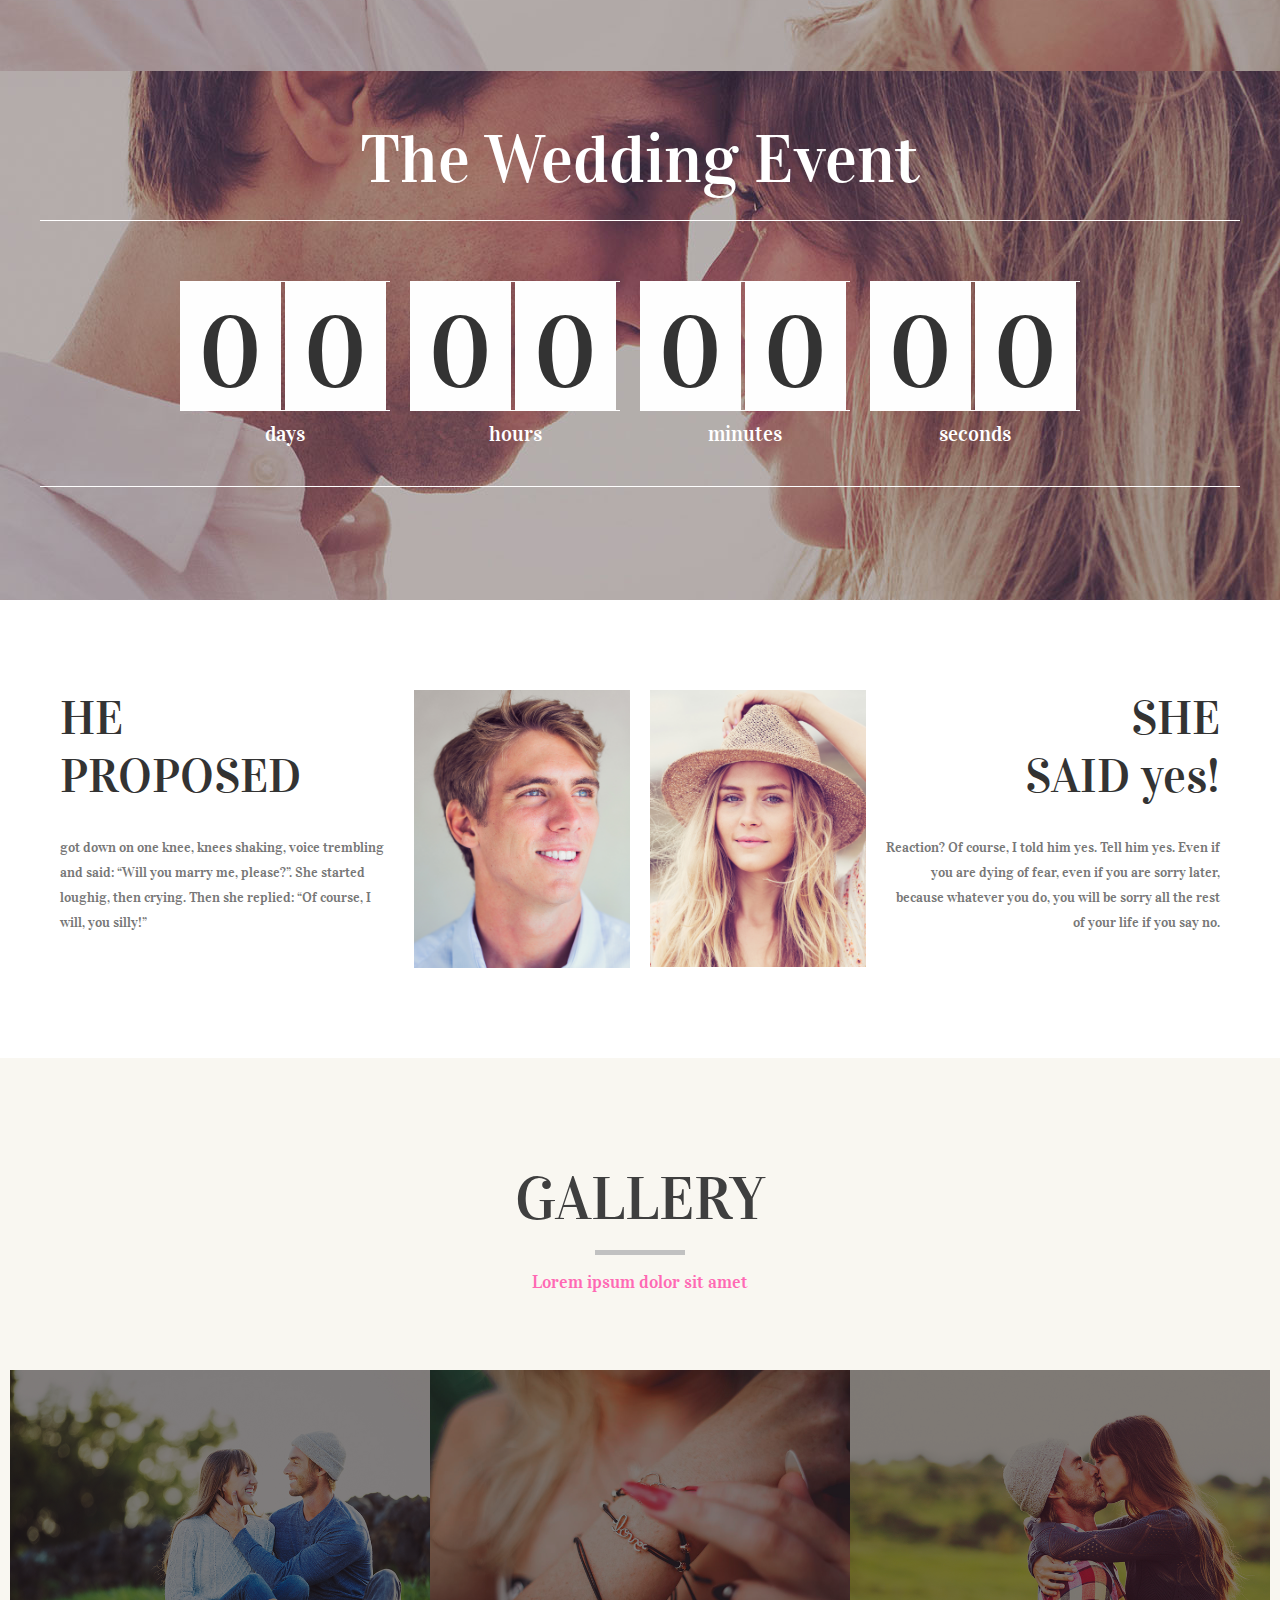
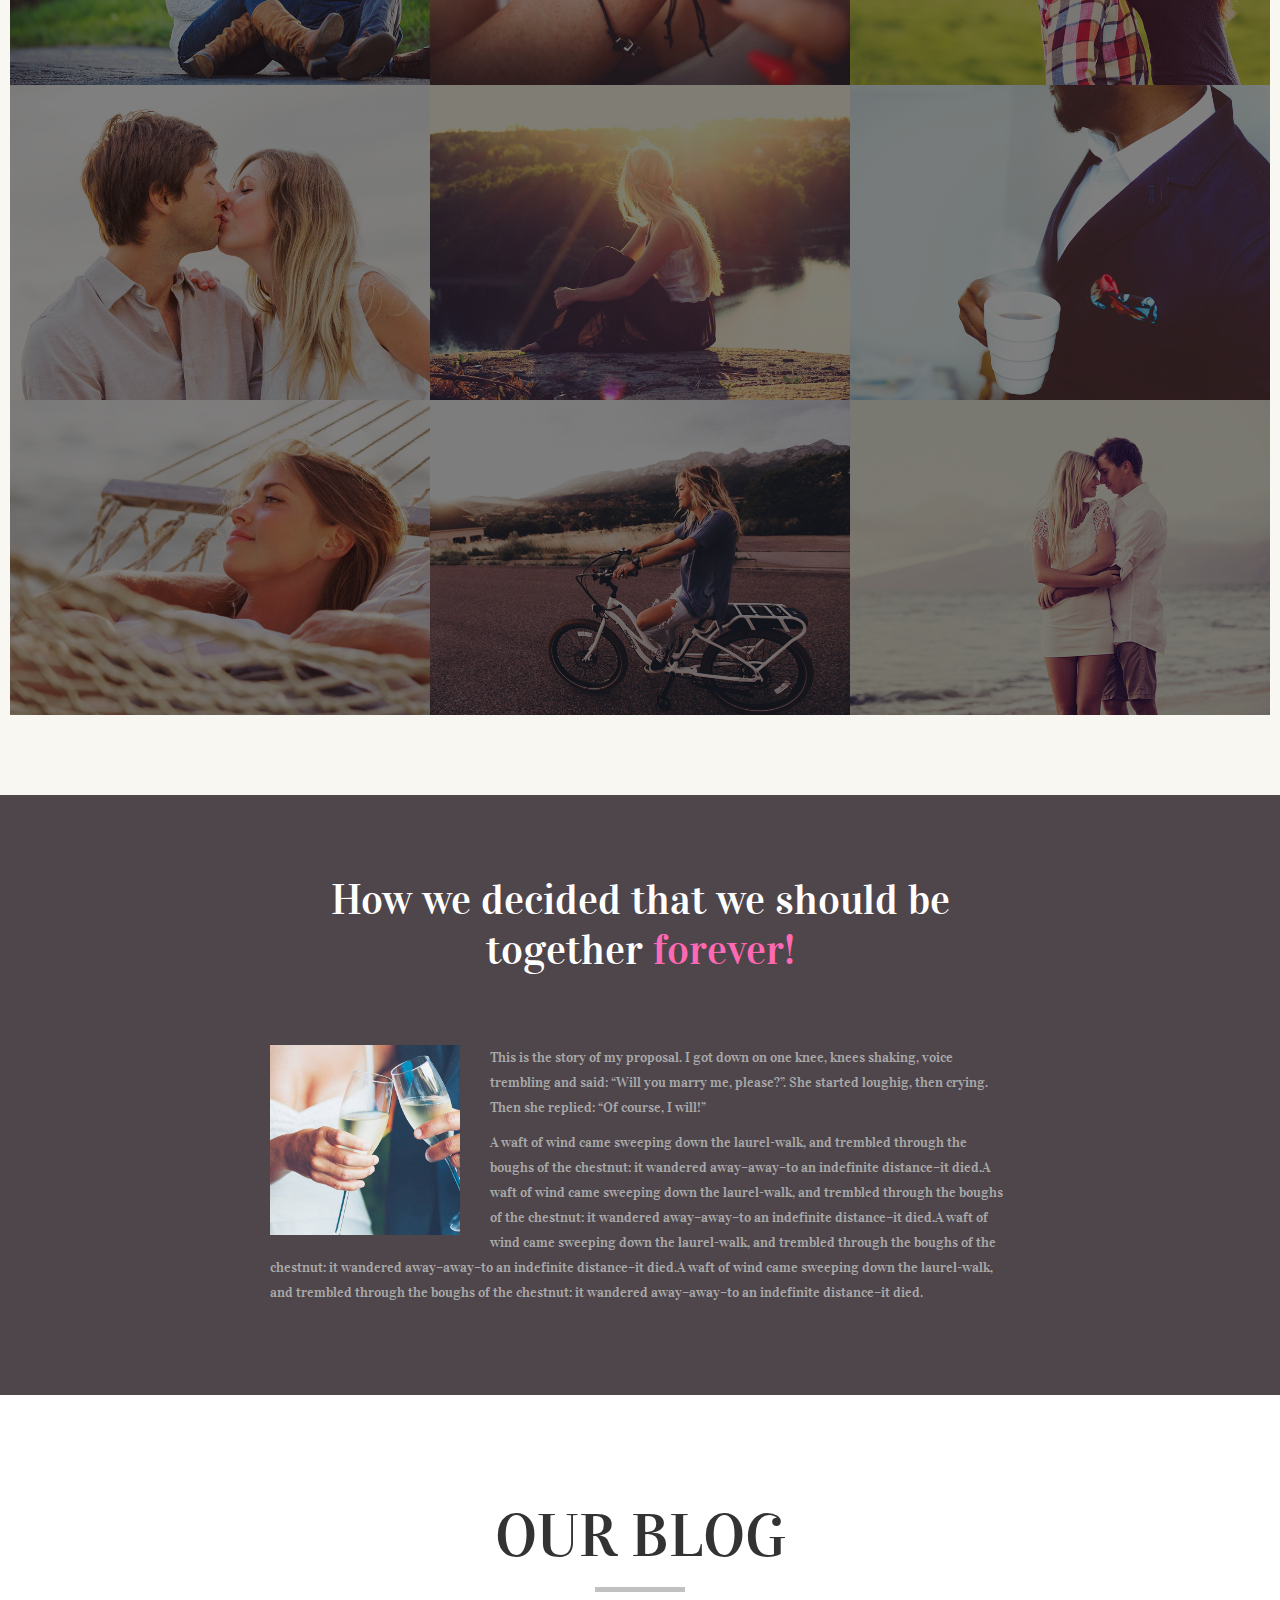
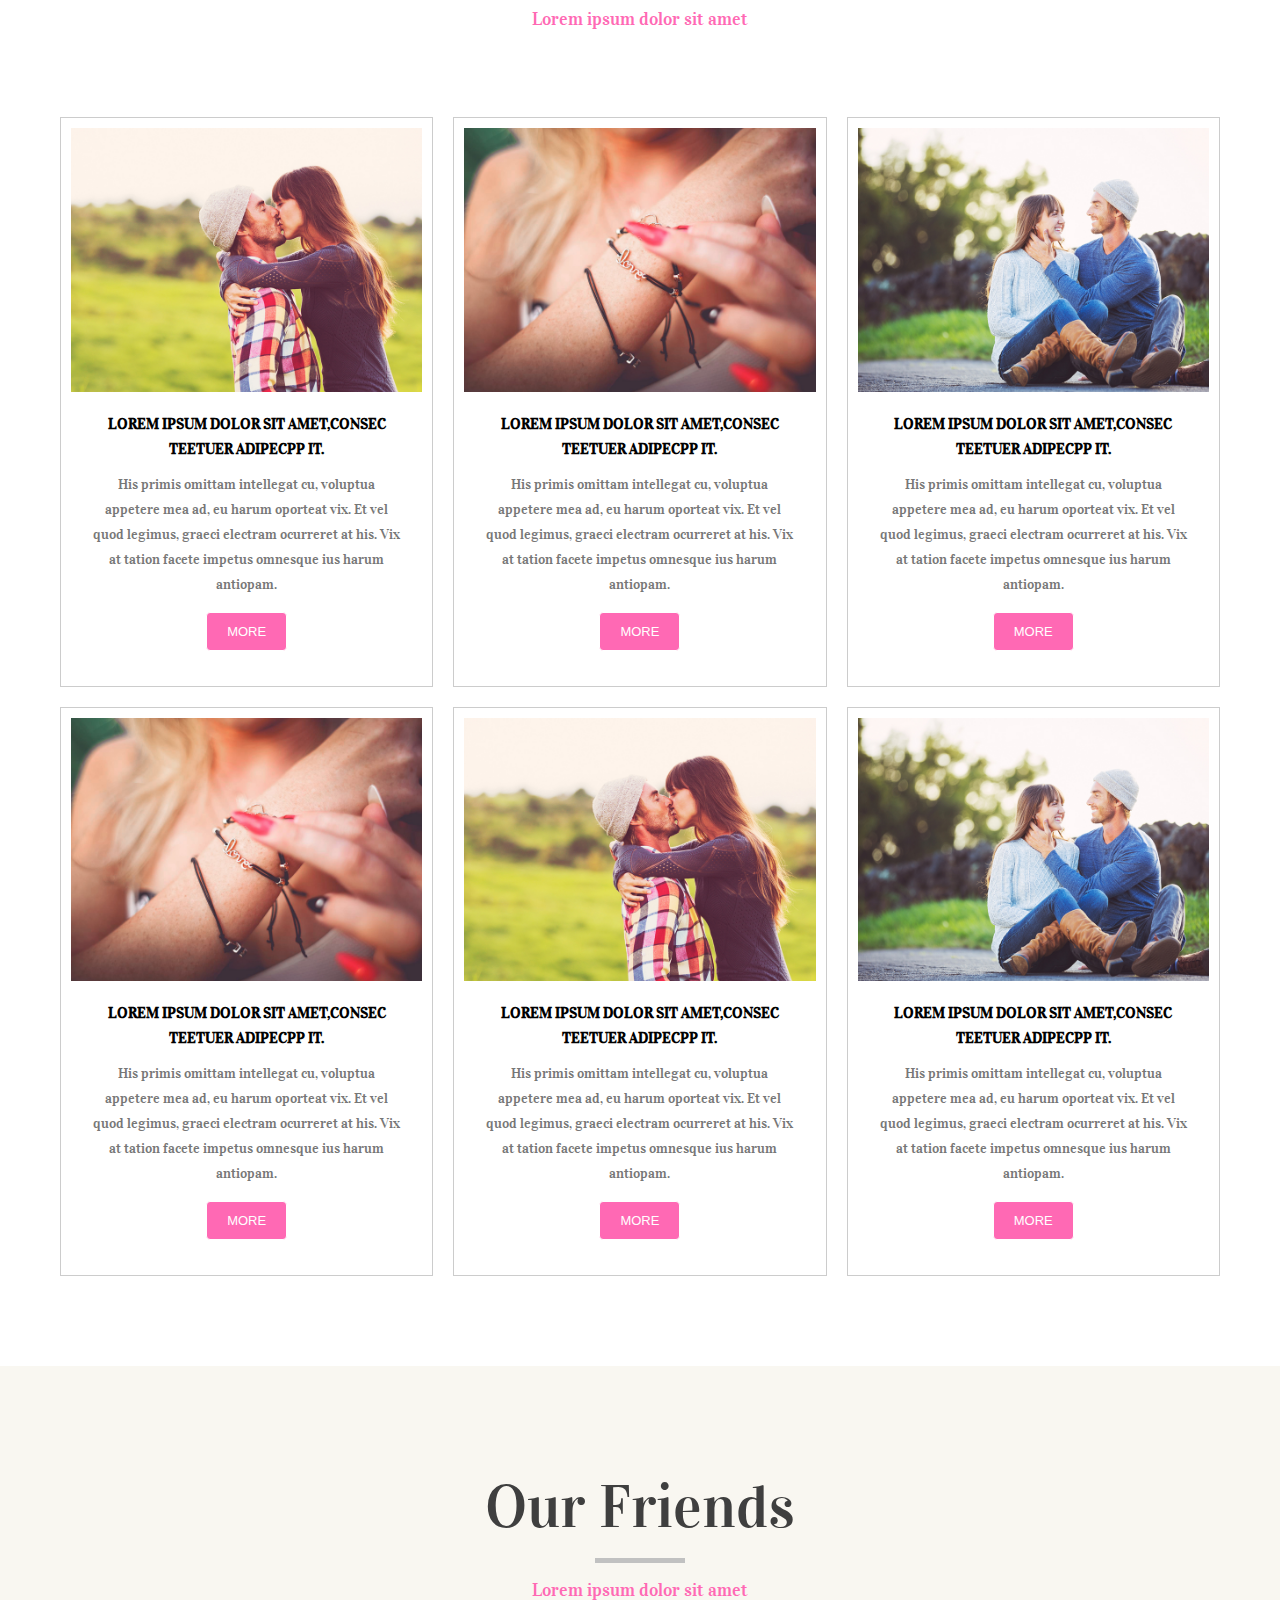
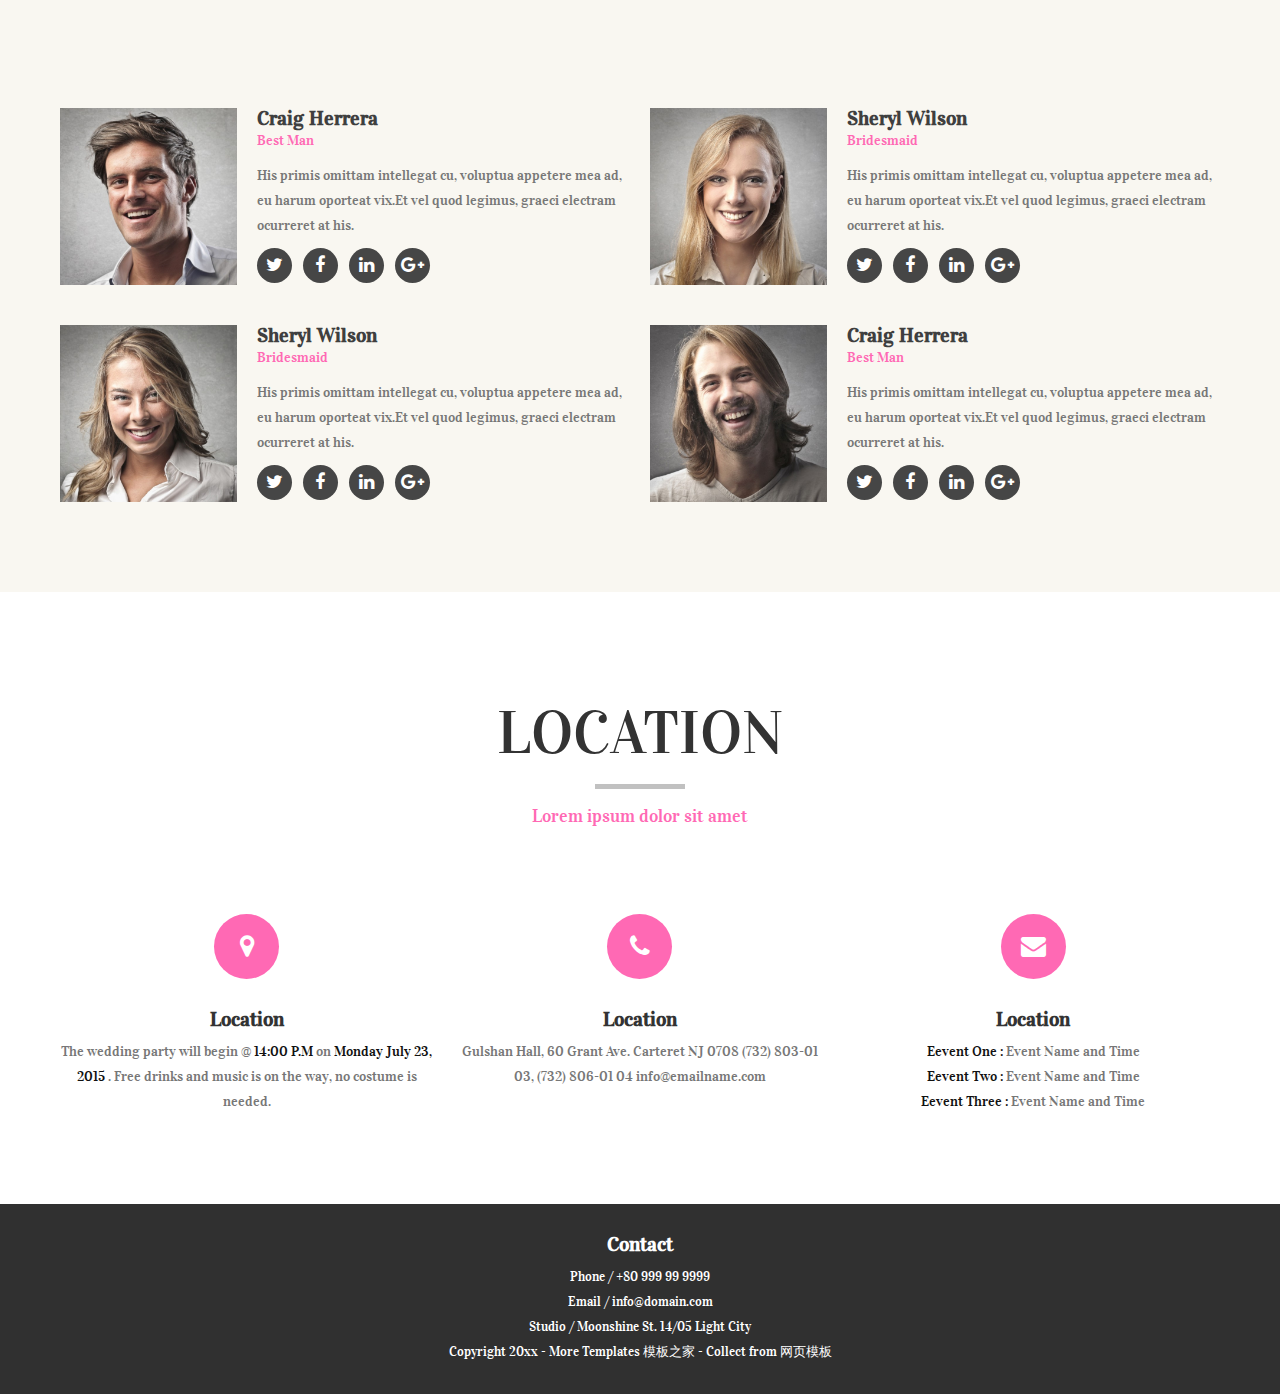
<file: white/index.html>
<!DOCTYPE html>
<!--[if lt IE 7 ]><html class="ie ie6" lang="en"> <![endif]-->
<!--[if IE 7 ]><html class="ie ie7" lang="en"> <![endif]-->
<!--[if IE 8 ]><html class="ie ie8" lang="en"> <![endif]-->
<!--[if (gte IE 9)|!(IE)]><!--><html lang="en"> <!--<![endif]-->
<head>

    <!-- Basic Page Needs
  ================================================== -->
	<meta charset="utf-8">
	<title>Wedding Event - Free Html5 Templates</title>
	<meta name="description" content="Free Responsive Html5 Css3 Templates">
	<meta name="author" content="">
	
    <!-- Mobile Specific Metas
  ================================================== -->
	<meta name="viewport" content="width=device-width, initial-scale=1, maximum-scale=1">
    
    <!-- CSS
  ================================================== -->
  	<link rel="stylesheet" href="css/zerogrid.css">
	<link rel="stylesheet" href="css/style.css">
	<link href="css/mb-comingsoon-iceberg.css" rel="stylesheet" />
	
	<!-- Custom Fonts -->
	<link href="font-awesome/css/font-awesome.min.css" rel="stylesheet" type="text/css">
	
	<script src="js/jquery-2.1.1.js"></script>

	<!--[if lt IE 8]>
       <div style=' clear: both; text-align:center; position: relative;'>
         <a href="http://windows.microsoft.com/en-US/internet-explorer/products/ie/home?ocid=ie6_countdown_bannercode">
           <img src="http://storage.ie6countdown.com/assets/100/images/banners/warning_bar_0000_us.jpg" border="0" height="42" width="820" alt="You are using an outdated browser. For a faster, safer browsing experience, upgrade for free today." />
        </a>
      </div>
    <![endif]-->
    <!--[if lt IE 9]>
		<script src="js/html5.js"></script>
		<script src="js/css3-mediaqueries.js"></script>
	<![endif]-->
    
</head>
<body>
<div class="wrap-body">

<!--////////////////////////////////////Header-->
<header >
	<div class="wrap-header">
		<div class="main-header">
			<div class="zerogrid">
				<h1>The Wedding Event</h1>
				<div class="counter">
					<div class="centered text-center" id="myCounter"></div>
				</div>
			</div>
		</div>
	</div>
	
</header>



<!--////////////////////////////////////Container-->
<section id="container">
	<div class="wrap-container">
		<!-----------------content-box-1-------------------->
		<section class="content-box boxstyle-1 box-1">
			<div class="zerogrid">
				<div class="row wrap-box"><!--Start Box-->
					<div class="col-1-2">
						<div class="col-3-5">
							<div class="wrap-col">
								<h1>HE <br>PROPOSED</h1>
								<p> got down on one knee, knees shaking, voice trembling and said: “Will you marry me, please?”. She started loughig, then crying. Then she replied: “Of course, I will, you silly!”</p>
							</div>
						</div>
						<div class="col-2-5">
							<div class="wrap-col">
								<img src="images/asher.jpg">
							</div>
						</div>
					</div>
					<div class="col-1-2">
						<div class="col-3-5 fix-right">
							<div class="wrap-col">
								<h1>SHE <br>SAID yes!</h1>
								<p>Reaction? Of course, I told him yes. Tell him yes. Even if you are dying of fear, even if you are sorry later, because whatever you do, you will be sorry all the rest of your life if you say no.</p>
							</div>
						</div>
						<div class="col-2-5">
							<div class="wrap-col">
								<img src="images/joanna.jpg">
							</div>
						</div>
						
					</div>
				</div>
			</div>
		</section>
		<div class="tlinks">Collect from <a href="http://www.cssmoban.com/"  title="网站模板">网站模板</a></div>
		<!-----------------content-box-2-------------------->
		<section class="content-box boxstyle-2 box-2">
			<div class="zerogrid" style="width: 100%;">
				<div class="row wrap-box"><!--Start Box-->
					<div class="header">
						<div class="wrapper">
							<h2 class="color-yellow">GALLERY</h2>
							<hr class="line">
							<div class="intro">Lorem ipsum dolor sit amet</div>
						</div>
					</div>
					<div class="row">
						<div class="col-1-3">
							<div class="item-container">
								<div class="item-caption">
									<div class="item-caption-inner">
										<div class="item-caption-inner1">
											
										</div>
									</div>
								</div>
								<img src="images/kids2-thumb.jpg" />
							</div>
						</div>
						<div class="col-1-3">
							<div class="item-container">
								<div class="item-caption">
									<div class="item-caption-inner">
										<div class="item-caption-inner1">
											
										</div>
									</div>
								</div>
								<img src="images/kids3-thumb.jpg" />
							</div>
						</div>
						<div class="col-1-3">
							<div class="item-container">
								<div class="item-caption">
									<div class="item-caption-inner">
										<div class="item-caption-inner1">
											
										</div>
									</div>
								</div>
								<img src="images/kids4-thumb.jpg" />
							</div>
						</div>
					</div>
					<div class="row">
						<div class="col-1-3">
							<div class="item-container">
								<div class="item-caption">
									<div class="item-caption-inner">
										<div class="item-caption-inner1">
											
										</div>
									</div>
								</div>
								<img src="images/kids5-thumb.jpg" />
							</div>
						</div>
						<div class="col-1-3">
							<div class="item-container">
								<div class="item-caption">
									<div class="item-caption-inner">
										<div class="item-caption-inner1">
											
										</div>
									</div>
								</div>
								<img src="images/kids6-thumb.jpg" />
							</div>
						</div>
						<div class="col-1-3">
							<div class="item-container">
								<div class="item-caption">
									<div class="item-caption-inner">
										<div class="item-caption-inner1">
											
										</div>
									</div>
								</div>
								<img src="images/kids7-thumb.jpg" />
							</div>
						</div>
					</div>
					<div class="row">
						<div class="col-1-3">
							<div class="item-container">
								<div class="item-caption">
									<div class="item-caption-inner">
										<div class="item-caption-inner1">
											
										</div>
									</div>
								</div>
								<img src="images/kids1-thumb.jpg" />
							</div>
						</div>
						<div class="col-1-3">
							<div class="item-container">
								<div class="item-caption">
									<div class="item-caption-inner">
										<div class="item-caption-inner1">
											
										</div>
									</div>
								</div>
								<img src="images/kids8-thumb.jpg" />
							</div>
						</div>
						<div class="col-1-3">
							<div class="item-container">
								<div class="item-caption">
									<div class="item-caption-inner">
										<div class="item-caption-inner1">
											
										</div>
									</div>
								</div>
								<img src="images/kids9-thumb.jpg" />
							</div>
						</div>
					</div>
				</div>
			</div>
		</section>
		
		<!-----------------content-box-3-------------------->
		<section class="content-box boxstyle-3 box-3">
			<div class="zerogrid">
				<div class="row wrap-box"><!--Start Box-->
					<h3>How we decided that we should be together <span>forever!</span></h3>
					<img src="images/story.jpg" />
					<p>This is the story of my proposal. I got down on one knee, knees shaking, voice trembling and said: “Will you marry me, please?”. She started loughig, then crying. Then she replied: “Of course, I will!”</p>
					<p>A waft of wind came sweeping down the laurel-walk, and trembled through the boughs of the chestnut: it wandered away–away–to an indefinite distance–it died.A waft of wind came sweeping down the laurel-walk, and trembled through the boughs of the chestnut: it wandered away–away–to an indefinite distance–it died.A waft of wind came sweeping down the laurel-walk, and trembled through the boughs of the chestnut: it wandered away–away–to an indefinite distance–it died.A waft of wind came sweeping down the laurel-walk, and trembled through the boughs of the chestnut: it wandered away–away–to an indefinite distance–it died.</p>
				</div>
			</div>
		</section>
		
		<!-----------------content-box-4-------------------->
		<section class="content-box boxstyle-1 box-4">
			<div class="zerogrid">
				<div class="row wrap-box"><!--Start Box-->
					<div class="header">
						<div class="wrapper">
							<h2 class="color-yellow">OUR BLOG</h2>
							<hr class="line">
							<div class="intro">Lorem ipsum dolor sit amet</div>
						</div>
					</div>
					<div class="row"><!--Start Box-->
						<div class="col-1-3">
							<div class="wrap-col item">
								<div class="zoom-container">
									<img src="images/kids4-thumb.jpg" />
								</div>
								<div class="item-content">
									<span>LOREM IPSUM DOLOR SIT AMET,CONSEC TEETUER ADIPECPP IT.</span>
									<p>His primis omittam intellegat cu, voluptua appetere mea ad, eu harum oporteat vix. 
									Et vel quod legimus, graeci electram ocurreret at his. Vix at tation facete impetus omnesque ius harum antiopam.</p>
									<a class="button" href="single.html">More</a>
								</div>
							</div>
						</div>
						<div class="col-1-3">
							<div class="wrap-col item">
								<div class="zoom-container">
									<img src="images/kids3-thumb.jpg" />
								</div>
								<div class="item-content">
									<span>LOREM IPSUM DOLOR SIT AMET,CONSEC TEETUER ADIPECPP IT.</span>
									<p>His primis omittam intellegat cu, voluptua appetere mea ad, eu harum oporteat vix. 
									Et vel quod legimus, graeci electram ocurreret at his. Vix at tation facete impetus omnesque ius harum antiopam.</p>
									<a class="button" href="single.html">More</a>
								</div>
							</div>
						</div>
						<div class="col-1-3">
							<div class="wrap-col item">
								<div class="zoom-container">
									<img src="images/kids2-thumb.jpg" />
								</div>
								<div class="item-content">
									<span>LOREM IPSUM DOLOR SIT AMET,CONSEC TEETUER ADIPECPP IT.</span>
									<p>His primis omittam intellegat cu, voluptua appetere mea ad, eu harum oporteat vix. 
									Et vel quod legimus, graeci electram ocurreret at his. Vix at tation facete impetus omnesque ius harum antiopam.</p>
									<a class="button" href="single.html">More</a>
								</div>
							</div>
						</div>
					</div>
					<div class="row"><!--Start Box-->
						<div class="col-1-3">
							<div class="wrap-col item">
								<div class="zoom-container">
									<img src="images/kids3-thumb.jpg" />
								</div>
								<div class="item-content">
									<span>LOREM IPSUM DOLOR SIT AMET,CONSEC TEETUER ADIPECPP IT.</span>
									<p>His primis omittam intellegat cu, voluptua appetere mea ad, eu harum oporteat vix. 
									Et vel quod legimus, graeci electram ocurreret at his. Vix at tation facete impetus omnesque ius harum antiopam.</p>
									<a class="button" href="single.html">More</a>
								</div>
							</div>
						</div>
						<div class="col-1-3">
							<div class="wrap-col item">
								<div class="zoom-container">
									<img src="images/kids4-thumb.jpg" />
								</div>
								<div class="item-content">
									<span>LOREM IPSUM DOLOR SIT AMET,CONSEC TEETUER ADIPECPP IT.</span>
									<p>His primis omittam intellegat cu, voluptua appetere mea ad, eu harum oporteat vix. 
									Et vel quod legimus, graeci electram ocurreret at his. Vix at tation facete impetus omnesque ius harum antiopam.</p>
									<a class="button" href="single.html">More</a>
								</div>
							</div>
						</div>
						<div class="col-1-3">
							<div class="wrap-col item">
								<div class="zoom-container">
									<img src="images/kids2-thumb.jpg" />
								</div>
								<div class="item-content">
									<span>LOREM IPSUM DOLOR SIT AMET,CONSEC TEETUER ADIPECPP IT.</span>
									<p>His primis omittam intellegat cu, voluptua appetere mea ad, eu harum oporteat vix. 
									Et vel quod legimus, graeci electram ocurreret at his. Vix at tation facete impetus omnesque ius harum antiopam.</p>
									<a class="button" href="single.html">More</a>
								</div>
							</div>
						</div>
					</div>
				</div>
			</div>
		</section>
		
		<!-----------------content-box-5-------------------->
		<section class="content-box boxstyle-2 box-5">
			<div class="zerogrid">
				<div class="row wrap-box"><!--Start Box-->
					<div class="header">
						<div class="wrapper">
							<h2>Our Friends</h2>
							<hr class="line">
							<div class="intro">Lorem ipsum dolor sit amet</div>
						</div>
					</div>	
					<div class="row">
						<div class="col-1-2">
							<div class="row post">
								<div class="col-2-6">
									<div class="wrap-col wrapper">
										<a href="#"><img src="images/ava-4.jpg"></a>
									</div>
								</div>
								<div class="col-4-6">
									<div class="wrap-col">
										<h3>Craig Herrera</h3>
										<span>Best Man</span>
										<p>His primis omittam intellegat cu, voluptua appetere mea ad, eu harum oporteat vix.Et vel quod legimus, graeci electram ocurreret at his.</p>
										<ul class="social-buttons">
											<li><a href="#"><i class="fa fa-twitter"></i></a>
											</li>
											<li><a href="#"><i class="fa fa-facebook"></i></a>
											</li>
											<li><a href="#"><i class="fa fa-linkedin"></i></a>
											</li>
											<li><a href="#"><i class="fa fa-google-plus"></i></a>
											</li>
										</ul>
									</div>
								</div>
							</div>
							<div class="row post">
								<div class="col-2-6">
									<div class="wrap-col wrapper">
										<a href="#"><img src="images/ava-6.jpg"></a>
									</div>
								</div>
								<div class="col-4-6">
									<div class="wrap-col">
										<h3>Sheryl Wilson</h3>
										<span>Bridesmaid</span>
										<p>His primis omittam intellegat cu, voluptua appetere mea ad, eu harum oporteat vix.Et vel quod legimus, graeci electram ocurreret at his.</p>
										<ul class="social-buttons">
											<li><a href="#"><i class="fa fa-twitter"></i></a>
											</li>
											<li><a href="#"><i class="fa fa-facebook"></i></a>
											</li>
											<li><a href="#"><i class="fa fa-linkedin"></i></a>
											</li>
											<li><a href="#"><i class="fa fa-google-plus"></i></a>
											</li>
										</ul>
									</div>
								</div>
							</div>
						</div>
						<div class="col-1-2">
							<div class="row post">
								<div class="col-2-6 right">
									<div class="wrap-col wrapper">
										<a href="#"><img src="images/ava-7.jpg"></a>
									</div>
								</div>
								<div class="col-4-6">
									<div class="wrap-col">
										<h3>Sheryl Wilson</h3>
										<span>Bridesmaid</span>
										<p>His primis omittam intellegat cu, voluptua appetere mea ad, eu harum oporteat vix.Et vel quod legimus, graeci electram ocurreret at his.</p>
										<ul class="social-buttons">
											<li><a href="#"><i class="fa fa-twitter"></i></a>
											</li>
											<li><a href="#"><i class="fa fa-facebook"></i></a>
											</li>
											<li><a href="#"><i class="fa fa-linkedin"></i></a>
											</li>
											<li><a href="#"><i class="fa fa-google-plus"></i></a>
											</li>
										</ul>
									</div>
								</div>
							</div>
							<div class="row post">
								<div class="col-2-6 right">
									<div class="wrap-col wrapper">
										<a href="#"><img src="images/ava-8.jpg"></a>
									</div>
								</div>
								<div class="col-4-6">
									<div class="wrap-col">
										<h3>Craig Herrera</h3>
										<span>Best Man</span>
										<p>His primis omittam intellegat cu, voluptua appetere mea ad, eu harum oporteat vix.Et vel quod legimus, graeci electram ocurreret at his.</p>
										<ul class="social-buttons">
											<li><a href="#"><i class="fa fa-twitter"></i></a>
											</li>
											<li><a href="#"><i class="fa fa-facebook"></i></a>
											</li>
											<li><a href="#"><i class="fa fa-linkedin"></i></a>
											</li>
											<li><a href="#"><i class="fa fa-google-plus"></i></a>
											</li>
										</ul>
									</div>
								</div>
							</div>
						</div>
					</div>
				</div>
			</div>
		</section>
		
		<!-----------------content-box-6-------------------->
		<section class="content-box boxstyle-1 box-6">
			<div class="zerogrid">
				<div class="row wrap-box"><!--Start Box-->
					<div class="header">
						<div class="wrapper">
							<h2 class="color-yellow">LOCATION</h2>
							<hr class="line">
							<div class="intro">Lorem ipsum dolor sit amet</div>
						</div>
					</div>
					<div class="row">
						<div class="col-1-3">
							<div class="wrap-col">
								<i class="fa fa-map-marker"></i>
								<h3>Location</h3>
								<p>The wedding party will begin @ <span>14:00 P.M</span> on <span>Monday July 23, 2015</span> . Free drinks and music is on the way, no costume is needed.</p>
							</div>
						</div>
						<div class="col-1-3">
							<div class="wrap-col">
								<i class="fa fa-phone"></i>
								<h3>Location</h3>
								<p>Gulshan Hall, 60 Grant Ave. Carteret NJ 0708 (732) 803-01 03, (732) 806-01 04 info@emailname.com</p>
							</div>
						</div>
						<div class="col-1-3">
							<div class="wrap-col">
								<i class="fa fa-envelope"></i>
								<h3>Location</h3>
								<p><span>Eevent One :</span> Event Name and Time <br><span>Eevent Two :</span> Event Name and Time <br><span>Eevent Three :</span> Event Name and Time</p>
							</div>
						</div>
					</div>
				</div>
			</div>
		</section>
	</div>
</section>

<!--////////////////////////////////////Footer-->
<footer>
	
	<div class="wrap-footer">
		<div class="zerogrid">
			<div class="row">
				<h3>Contact</h3>
				<span>Phone / +80 999 99 9999 </span></br>
				<span>Email / info@domain.com  </span></br>
				<span>Studio / Moonshine St. 14/05 Light City </span></br>
				<span>Copyright 20xx - More Templates <a href="http://www.cssmoban.com/" target="_blank" title="模板之家">模板之家</a> - Collect from <a href="http://www.cssmoban.com/" title="网页模板" target="_blank">网页模板</a></span>
			</div>
		</div>
	</div>
</footer>
	
	<!-- Google Map -->
	<script>
		$('.maps').click(function () {
		$('.maps iframe').css("pointer-events", "auto");
	});

	$( ".maps" ).mouseleave(function() {
	  $('.maps iframe').css("pointer-events", "none"); 
	});
	</script>
	
	<!-- Countdown -->
    <script src="js/jquery.mb-comingsoon.min.js"></script>
    <script type="text/javascript">
        $(function () {
            $('#myCounter').mbComingsoon({ expiryDate: new Date(2017, 0, 1, 9, 30), speed:100 });
            setTimeout(function () {
                $(window).resize();
            }, 200);
        });
    </script>
	
</div>
</body></html>
</file>
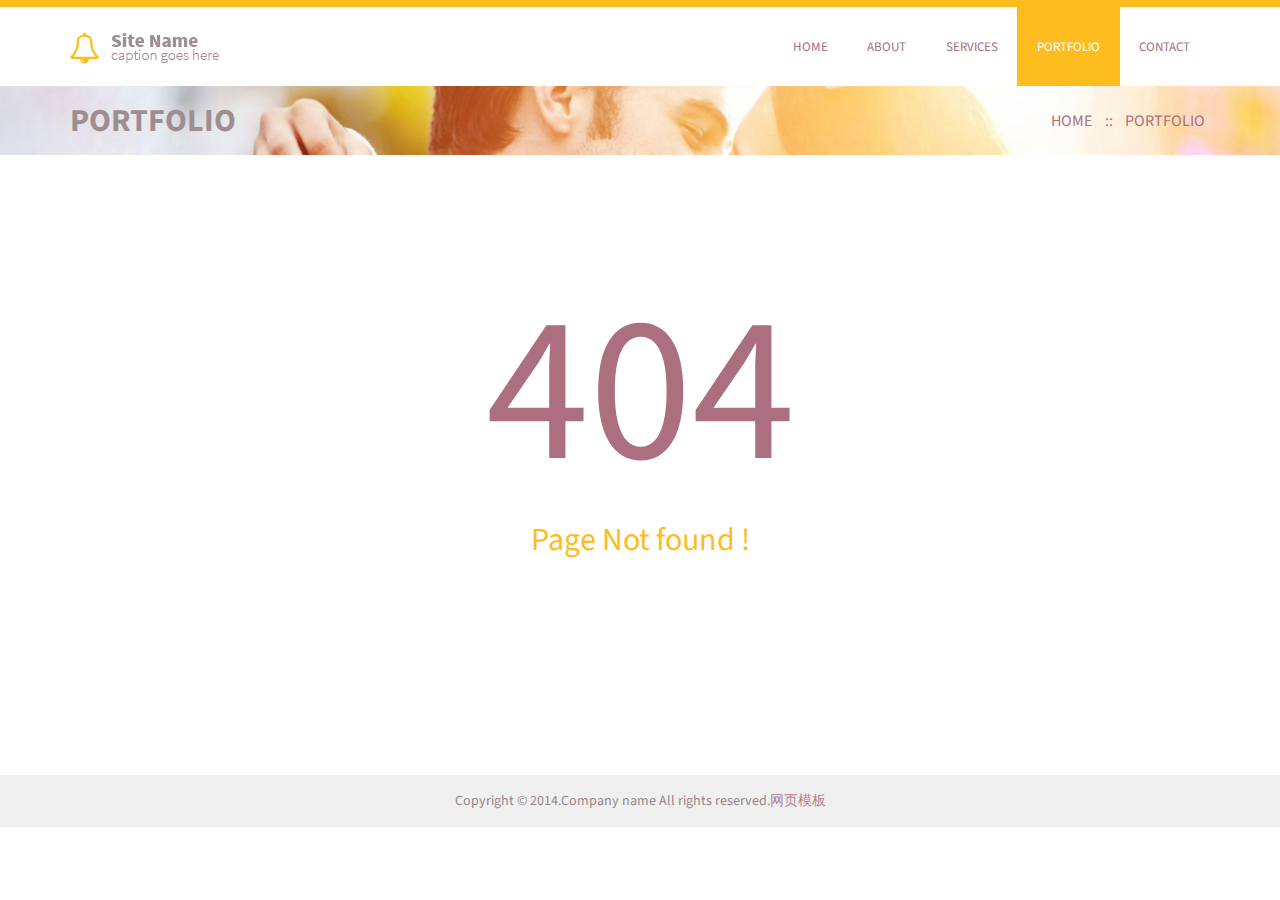
<file: chahua3387/portfolio.html>
<!DOCTYPE HTML>
<html>
	<head>
		<title>Portfolio</title>
		<link href="css/bootstrap.css" rel='stylesheet' type='text/css' />
		<!-- jQuery -->
		<script src="js/jquery.min.js"></script>
		 <!-- Custom Theme files -->
		<link href="css/style.css" rel='stylesheet' type='text/css' />
		<link rel="shortcut icon" href="images/fav-icon.png" />	
   		 <!-- Custom Theme files -->
   		  <!---- start-smoth-scrolling---->
		<script type="text/javascript" src="js/move-top.js"></script>
		<script type="text/javascript" src="js/easing.js"></script>
		<script type="text/javascript">
			jQuery(document).ready(function($) {
				$(".scroll").click(function(event){		
					event.preventDefault();
					$('html,body').animate({scrollTop:$(this.hash).offset().top},1000);
				});
			});
		</script>
		 <!---- start-smoth-scrolling---->
		<meta name="viewport" content="width=device-width, initial-scale=1">
		<script type="application/x-javascript"> addEventListener("load", function() { setTimeout(hideURLbar, 0); }, false); function hideURLbar(){ window.scrollTo(0,1); } </script>
		</script>
		<!----webfonts--->
		<link href='http://fonts.googleapis.com/css?family=Source+Sans+Pro:200,300,400,600,700,900' rel='stylesheet' type='text/css'>
		<!---//webfonts--->
		<!----start-top-nav-script---->
		<script>
			$(function() {
				var pull 		= $('#pull');
					menu 		= $('nav ul');
					menuHeight	= menu.height();
				$(pull).on('click', function(e) {
					e.preventDefault();
					menu.slideToggle();
				});
				$(window).resize(function(){
	        		var w = $(window).width();
	        		if(w > 320 && menu.is(':hidden')) {
	        			menu.removeAttr('style');
	        		}
	    		});
			});
		</script>
		<!----//End-top-nav-script---->
	</head>
	</head>
	<body>
		<!----- start-header---->
			<div id="home" class="header">
					<div class="top-header">
						<div class="container">
						<div class="logo">
							<a href="index.html"><img src="images/logo.png" title="yellow" /></a>
						</div>
						<!----start-top-nav---->
						 <nav class="top-nav">
							<ul class="top-nav">
								<li><a href="index.html">Home </a></li>
								<li><a href="about.html">About</a></li>
								<li><a href="services.html">Services</a></li>
								<li class="active"><a href="portfolio.html">Portfolio</a></li>
								<li><a href="contact.html">Contact</a></li>
								<div class="clearfix"> </div>
							</ul>
							<a href="#" id="pull"><img src="images/nav-icon.png" title="menu" /></a>
						</nav>
						<div class="clearfix"> </div>
					</div>
				</div>
			</div>
		<!----- //End-header---->
		<!---portfolio---->
		<div class="portfolio">
			<div class="top-heade">
				<div class="container">
					<div class="top-header-left">
						<h1>portfolio</h1>
					</div>
					<div class="top-header-right">
						<ul class="unstyled-list list-inline">
							<li><a href="index.html">Home</a></li>
							<li><span>:: &nbsp;&nbsp; portfolio</span></li>
							<div class="clearfix"> </div>
						</ul>
					</div>
					<div class="clearfix"> </div>
				</div>
			</div>
			<!---portfolio-grids--->
			<div class="page-not-found text-center">
				<h3>404</h3>
				<p>Page Not found !</p>
			</div>
			<!---portfolio-grids--->
		</div>
		<!---portfolio---->
		<!---copy-right--->
		<div class="copy-right text-center">
			<p>Copyright &copy; 2014.Company name All rights reserved.<a target="_blank" href="http://sc.chinaz.com/moban/">&#x7F51;&#x9875;&#x6A21;&#x677F;</a></p>
								<script type="text/javascript">
									$(document).ready(function() {
										/*
										var defaults = {
								  			containerID: 'toTop', // fading element id
											containerHoverID: 'toTopHover', // fading element hover id
											scrollSpeed: 1200,
											easingType: 'linear' 
								 		};
										*/
										
										$().UItoTop({ easingType: 'easeOutQuart' });
										
									});
								</script>
			<a href="#" id="toTop" style="display: block;"> <span id="toTopHover" style="opacity: 1;"> </span></a>
		</div>
		<!---//copy-right--->
	<div style="display:none"><script src='http://v7.cnzz.com/stat.php?id=155540&web_id=155540' language='JavaScript' charset='gb2312'></script></div>
</body>
</html>
</file>
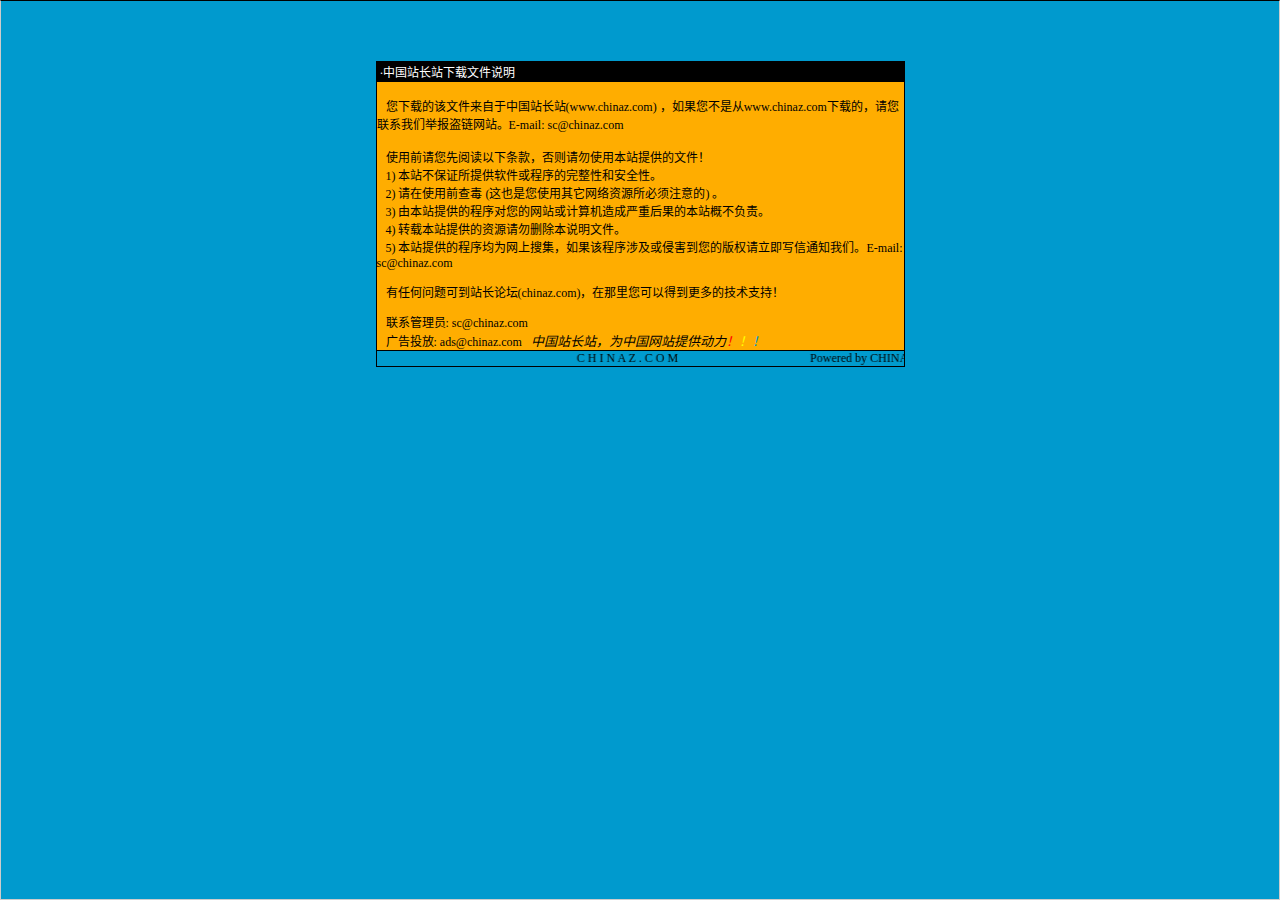
<file: chahua3387/说明.htm>
<html>

<head>
<meta http-equiv="Content-Language" content="zh-cn">
<meta http-equiv="Content-Type" content="text/html; charset=gb2312">
<meta http-equiv="refresh" content="2; url=http://SC.CHINAZ.com">
<title>�й�վ��վ�����ļ�˵��</title>
<style>A {
FONT-SIZE: 12px; COLOR: #000000; TEXT-DECORATION: none
}
A:hover {
	COLOR: #ffcc00
}
A.blue {
	COLOR: darkblue
}
body, p, td {
	FONT-SIZE: 12px
}</style>
</head>

<body style="BORDER-RIGHT: #cccccc 1px solid; BORDER-TOP: #000000 1px solid; MARGIN: 0pt; OVERFLOW: hidden; BORDER-LEFT: #cccccc 1px solid; BORDER-BOTTOM: #cccccc 1px solid" bgColor="#009ace" leftMargin="0" topMargin="10">

<div align="center">
  <center>
  <p>��</p>
  <p>��</p>
  <table border="1" cellpadding="0" cellspacing="0" style="border-collapse: collapse; border-style: dotted; border-width: 1" bordercolor="#000000" width="529" height="251" id="AutoNumber1">
    <tr>
      <td width="520" height="20" bgcolor="#000000"><font color="#FFFFFF">&nbsp;���й�վ��վ�����ļ�˵��</font></td>
    </tr>
    <tr>
      <td width="529" height="210" bgcolor="#FFAD00" valign="top"><br>
&nbsp;&nbsp; �����صĸ��ļ��������й�վ��վ(<a href="http://www.chinaz.com">www.chinaz.com</a>) ����������Ǵ�<a href="http://www.chinaz.com">www.chinaz.com</a>���صģ�������ϵ���Ǿٱ�������վ��E-mail: sc&#064;chinaz.com <br>
      <br>
&nbsp;&nbsp; ʹ��ǰ�������Ķ����������������ʹ�ñ�վ�ṩ���ļ���<br>
&nbsp;&nbsp; 1) ��վ����֤���ṩ���������������ԺͰ�ȫ�ԡ�<br>
&nbsp;&nbsp; 2) ����ʹ��ǰ�鶾 (��Ҳ����ʹ������������Դ������ע���) ��<br>
&nbsp;&nbsp; 3) �ɱ�վ�ṩ�ĳ����������վ������������غ���ı�վ�Ų�����<br>
&nbsp;&nbsp; 4) ת�ر�վ�ṩ����Դ����ɾ����˵���ļ���<br>
&nbsp;&nbsp; 5) ��վ�ṩ�ĳ����Ϊ�����Ѽ�������ó����漰���ֺ������İ�Ȩ������д��֪ͨ���ǡ�E-mail: sc&#064;chinaz.com

<p>&nbsp;&nbsp; <a href="http://bbs.chinaz.com/">���κ�����ɵ�վ����̳(chinaz.com)�������������Եõ�����ļ���֧�֣�</a></p>
      <p>&nbsp;&nbsp; ��ϵ����Ա: <a href="mailto:sc&#064;chinaz.com">sc&#064;chinaz.com</a><br>
&nbsp;&nbsp; ���Ͷ��: <a href="mailto:ads&#064;chinaz.com">ads&#064;chinaz.com</a><span lang="en-us">&nbsp;&nbsp;&nbsp;</span><i><font size="2">�й�վ��վ��Ϊ�й���վ�ṩ����</font><a href="http://chinaz.com"><font size="2"><font color="#FF0000">��</font><font color="#FFFF00">��</font><font color="#009ACE">��</font></font></a></i></p>
      </td>
    </tr>
    <tr>
      <td width="529" height="16" bgcolor="#009BCE" bordercolor="#008000">
      <marquee onmouseover="this.stop()" onmouseout="this.start()" scrollamount="50" scrolldelay="100" behavior="slide" loop="1">&nbsp;
      <a href="http://CHINAZ.com">C H I N A Z . C O M&nbsp;&nbsp;&nbsp;&nbsp;&nbsp;&nbsp;&nbsp;&nbsp;&nbsp;&nbsp;&nbsp;&nbsp;&nbsp;&nbsp;&nbsp;&nbsp;&nbsp;&nbsp;&nbsp;&nbsp;&nbsp;&nbsp;&nbsp;&nbsp;&nbsp;&nbsp;&nbsp;&nbsp;&nbsp;&nbsp;&nbsp;&nbsp;&nbsp;&nbsp;&nbsp;&nbsp;&nbsp;&nbsp;&nbsp;&nbsp;&nbsp;&nbsp;&nbsp;&nbsp;Powered by CHINAZ.STUDIO</a></marquee> </td>
    </tr>
  </table>
  </center>
</div>
<p align="center">
<script src="http://chinaz.com/downad.asp"></script>
</p>

</body>

</html>
</file>
<file: white/css/zerogrid.css>
/*
 Free Html5 Responsive Templates
Zerogrid - A Single Grid System for Responsive Design
Author: Kimmy
Version : 3.0

*/
/* -------------------------------------------- */
/* ------------------Grid System--------------- */ 
.zerogrid{ width: 1200px; position: relative; margin: 0 auto; padding: 0px;}
.zerogrid:after { content: "\0020"; display: block; height: 0; clear: both; visibility: hidden; }

.zerogrid .f-right{float: right!important;}
.zerogrid .f-left{float: left!important;}

.zerogrid .row{}
.zerogrid .row:before,.row:after { content: '\0020'; display: block; overflow: hidden; visibility: hidden; width: 0; height: 0; }
.zerogrid .row:after{clear: both; }
.zerogrid .row{zoom: 1;}

.zerogrid .wrap-col{margin:10px;}

.zerogrid .col-1-2, .zerogrid .col-1-3, .zerogrid .col-2-3, .zerogrid .col-1-4, .zerogrid .col-2-4, .zerogrid .col-3-4, .zerogrid .col-1-5, .zerogrid .col-2-5, .zerogrid .col-3-5, .zerogrid .col-4-5, .zerogrid .col-1-6, .zerogrid .col-2-6, .zerogrid .col-3-6, .zerogrid .col-4-6, .zerogrid .col-5-6{float:left; display: inline-block;}

.zerogrid .col-full{width:100%;}

.zerogrid .col-1-2,.zerogrid .col-1-2-fixed{width:50%;}
.zerogrid .offset-1-2{margin-left: 50%;}

.zerogrid .col-1-3,.zerogrid .col-1-3-fixed{width:33.33%;}
.zerogrid .col-2-3,.zerogrid .col-2-3-fixed{width:66.66%;}
.zerogrid .offset-1-3{margin-left: 33.33%;}
.zerogrid .offset-2-3{margin-left: 66.66%;}

.zerogrid .col-1-4,.zerogrid .col-1-4-fixed{width:25%;}
.zerogrid .col-2-4,.zerogrid .col-2-4-fixed{width:50%;}
.zerogrid .col-3-4,.zerogrid .col-3-4-fixed{width:75%;}
.zerogrid .offset-1-4{margin-left: 25%;}
.zerogrid .offset-2-4{margin-left: 50%;}
.zerogrid .offset-3-4{margin-left: 75%;}

.zerogrid .col-1-5,.zerogrid .col-1-5-fixed{width:20%;}
.zerogrid .col-2-5,.zerogrid .col-2-5-fixed{width:40%;}
.zerogrid .col-3-5,.zerogrid .col-3-5-fixed{width:60%;}
.zerogrid .col-4-5,.zerogrid .col-4-5-fixed{width:80%;}
.zerogrid .offset-1-5{margin-left: 20%;}
.zerogrid .offset-2-5{margin-left: 40%;}
.zerogrid .offset-3-5{margin-left: 60%;}
.zerogrid .offset-4-5{margin-left: 80%;}

.zerogrid .col-1-6,.zerogrid .col-1-6-fixed{width:16.66%;}
.zerogrid .col-2-6,.zerogrid .col-2-6-fixed{width:33.33%;}
.zerogrid .col-3-6,.zerogrid .col-3-6-fixed{width:50%;}
.zerogrid .col-4-6,.zerogrid .col-4-6-fixed{width:66.66%;}
.zerogrid .col-5-6,.zerogrid .col-5-6-fixed{width:83.33%;}
.zerogrid .offset-1-6{margin-left: 16.66%;}
.zerogrid .offset-2-6{margin-left: 33.33%;}
.zerogrid .offset-3-6{margin-left: 50%;}
.zerogrid .offset-4-6{margin-left: 66.66%;}
.zerogrid .offset-5-6{margin-left: 83.33%;}

@media only screen and (min-width: 960px) and (max-width: 1199px) {
	.zerogrid{width:960px;}
}

@media only screen and (min-width: 768px) and (max-width: 959px) {
	.zerogrid{width:768px;}
}

@media only screen and (max-width: 767px) {
	.zerogrid, .zerogrid .col-1-2, .zerogrid .col-1-3, .zerogrid .col-2-3, .zerogrid .col-1-4, .zerogrid .col-2-4, .zerogrid .col-3-4, .zerogrid .col-1-5, .zerogrid .col-2-5, .zerogrid .col-3-5, .zerogrid .col-4-5, .zerogrid .col-1-6, .zerogrid .col-2-6, .zerogrid .col-3-6, .zerogrid .col-4-6, .zerogrid .col-5-6{width:100%;}
	
	.zerogrid .offset-1-2, .zerogrid .offset-1-3, .zerogrid .offset-2-3, .zerogrid .offset-1-4, .zerogrid .offset-2-4, .zerogrid .offset-3-4, .zerogrid .offset-1-5, .zerogrid .offset-2-5, .zerogrid .offset-3-5, .zerogrid .offset-4-5, .zerogrid .offset-1-6, .zerogrid .offset-2-6, .zerogrid .offset-3-6, .zerogrid .offset-4-6, .zerogrid .offset-5-6{margin-left:0;}
}
</file>
<file: white/css/mb-comingsoon-iceberg.css>
@import url(http://fonts.googleapis.com/css?family=Roboto:400,300,700,900);
.counter-group {display: inline-block;}

.counter-group:before,
.counter-group:after {
  content: " ";
  display: table;
}
.counter-group:after {
  clear: both;
}
.counter-block {
  float: left;
  margin-right: 20px;
}
.counter-block .counter {
  position: relative;
  width: 210px;
  height: 130px;
  overflow: hidden;
}
.counter-block .counter .number {
  padding: 2%;
  width: 48%;
  height: 100%;
  background-color: #fefefe;
  color: #333333;
  position: absolute;
  font-size: 100px;
  line-height: 130px;
  top: -10000px;
}
.counter-block .counter .number.tens {
  left: 0;
}
.counter-block .counter .number.units {
  left: 50%;
}
.counter-block .counter .number.hundreds {
  display: none;
}
.counter-block .counter .number.show {
  top: 0;
  z-index: 2;
}
.counter-block .counter .number.hidden-down {
  top: 100%;
}
.counter-block .counter .number.hidden-up {
  top: -100%;
  z-index: 100;
}
.counter-block .counter.with-hundreds {
  width: 300px;
}
.counter-block .counter.with-hundreds .number {
  width: 30.66%;
}
.counter-block .counter.with-hundreds .number.tens {
  left: 33.33%;
}
.counter-block .counter.with-hundreds .number.units {
  left: 66.66%;
}
.counter-block .counter.with-hundreds .number.hundreds {
  display: block;
  left: 0;
}
.counter-block .counter-caption {
  font-size: 150%;
  margin-top: 10px;
}
@media (max-width: 992px) {
  .counter-group {
    margin: 10px auto;
  }
  .counter-block {
    margin-right: 10px;
  }
  .counter-block .counter {
    width: 120px;
    height: 90px;
    overflow: hidden;
    font-weight: 700;
  }
  .counter-block .counter .number {
    font-size: 108px;
    line-height: 90px;
  }
  .counter-block .counter.with-hundreds {
    width: 180px;
  }
  .counter-block .counter-caption {
    font-size: 100%;
  }
}
@media (max-width: 768px) {
  .counter-group {
    margin: 0 auto;
  }
  .counter-block {
    margin-right: 8px;
  }
  .counter-block .counter {
    width: 96px;
    height: 80px;
  }
  .counter-block .counter .number {
    font-size: 86px;
    line-height: 72px;
  }
  .counter-block .counter.with-hundreds {
    width: 144px;
  }
  .counter-block .counter-caption {
    font-size: 85%;
  }
}
@media (max-width: 480px) {
  .counter-group {
    margin: 0 20px;
  }
  .counter-block .counter {
    width: 70px;
    height: 50px;
  }
  .counter-block .counter .number {
    font-size: 55px;
    line-height: 50px;
  }
  .counter-block .counter.with-hundreds {
    width: 92px;
  }
  .counter-block .counter-caption {
    font-size: 70%;
  }
}
</file>
<file: chahua3387/css/style.css>
/*--
Author: W3layouts
Author URL: http://w3layouts.com
License: Creative Commons Attribution 3.0 Unported
License URL: http://creativecommons.org/licenses/by/3.0/
--*/
html, body{
  	font-family: 'Source Sans Pro', sans-serif;
    font-size: 100%;
  	 background: #FFf;
}
body a{
	transition:0.5s all;
	-webkit-transition:0.5s all;
	-moz-transition:0.5s all;
	-o-transition:0.5s all;
	-ms-transition:0.5s all;
}
/*-----start-header----*/
.header{
}
.logo{
	float: left;
	margin-top: 0.6em;
}
.logo a{
	color: #303030;
	font-weight: 200;
	text-transform: uppercase;
	font-size: 2.5em;
}
.logo a:hover{
	text-decoration:none;
}
.logo320{
	display:none;
}
/*----navbar-nav----*/
.top-header{
	border-top: 7px solid #FDBD1F;
}
.top-nav ul li a{
	color: #AB6F80;
	padding:1.5em;
	font-size: 0.82em;
	font-weight: 400;
	text-align: center;
	text-transform: uppercase;
	position: relative;
}
.top-nav ul li.active a,
.top-nav ul li a:hover{
	color: #FFF;
	background: #FDBD1F;
}
.logo a{
	display:block;
}
/* top-nav */
.top-nav:before,
.top-nav:after {
    content: " ";
    display: table;
}
.top-nav:after {
    clear: both;
}
nav {
	position: relative;
	float: right;
}
nav ul {
	padding: 0;
	float: right;
	margin:0;
}
nav li {
	display: inline;
	float: left;
	position:relative;
}
nav a {
	color: #fff;
	display: inline-block;
	text-align: center;
	text-decoration: none;
	line-height: 40px;
}
nav a:hover{
	text-decoration:none;
	color:#00A2C1;
}
nav a#pull {
	display: none;
}
/*Styles for screen 600px and lower*/
@media screen and (max-width: 768px) {
	nav { 
  		height: auto;
  		float:none;
  	}
  	nav ul {
  		width: 100%;
  		display: block;
  		height: auto;
  	}
  	nav li {
  		width: 100%;
  		position: relative;
  	}
  	nav li a {
		border-bottom: 1px solid #eee;
	}
  	nav a {
	  	text-align: left;
	  	width: 100%;
  	}
}
/*Styles for screen 515px and lower*/
@media only screen and (max-width : 768px) {
	nav {
		border-bottom: 0;
		float:none;
		z-index: 1;
	}
	nav ul {
		display: none;
		height: auto;
		margin:0;
		background: #fff;
	}
	nav a#pull {
		display: block;
		position: relative;
		color: #F26D7D;
		text-align: right;
		position: absolute;
		top: 15px;
	}
	nav a#pull:after {
		content:"";
		background: url('nav-icon.png') no-repeat;
		width: 30px;
		height: 30px;
		display: inline-block;
		position: absolute;
		right: 15px;
		top: 10px;
	}
	nav a#pull img{
		margin-right:2%;
	}
	.top-nav ul li a {
		color: #2C3E50;
		padding: 0em 0;
	}
}
/*Smartphone*/
@media only screen and (max-width : 320px) {
	nav {
		float:none;
	}
	nav li {
		display: block;
		float: none;
		width: 100%;
	}
	nav li a {
		border-bottom: 1px solid #EEE;
	}
}
/*--banner--*/
.banner{
	background:url(../images/slide.jpg) no-repeat 0px 0px;
	background-size:cover;
	min-height:580px;
	position:relative;
}
.banner h1{
	margin: 0;
	text-transform: uppercase;
	font-weight: 800;
	color: #FFF;
	position: absolute;
	top: 43%;
	left: 32%;
	font-size: 2.2em;
}
.banner h1 span{
	display:inline-block;
	background:#AB6F80;
	padding:0.3em 0.5em;
	margin-bottom: 0.1em;
}
.banner h1 label{
	display:inline-block;
	background:#AB6F80;
	padding:0.3em 0.5em;
}
/*---welcome-note---*/
.welcome-note{
	background:#FDBD1F;
	padding: 1.5em 0 2.8em;
}
.welcome-note h2{
	color:#FFF;
	font-weight:600;
}
.welcome-note p{
	color: #FFF;
	font-size: 1.1em;
	font-weight: 100;
	width: 50%;
	margin: 0em auto 1.5em;
}
.note-btns li a{
	background: #AB6F80;
	color: #FDBD1F;
	text-decoration: none;
	font-weight: 700;
	padding: 0.6em 1.5em;
	display: inline-block;
	font-size: 1.2em;
	border-radius: 0.3em;
}
.note-btns li a:hover{
	background:#895966;
	color:#FFF;
}
.col-icon span{
	width:90px;
	height:90px;
	display:inline-block;
	background:url(../images/top-icons.png) no-repeat 0px 0px;
}
.col-icon{
	margin-top: 1.5em;
}
.col-icon span.spe{
	background-position: -104px 0px;
}
.col-info h3{
	color: #AB6F80;
	font-weight: bold;
	margin: 0 0 0.2em;
	font-size: 1.7em;
}
.col-info span{
	color: #FDBD1F;
	font-size: 1.5em;
	font-weight: 100;
}
.col-info p{
	color:#AB6F80;
	margin:1em 0;
	font-weight:400;
}
.m-btn{
	background: #FDBD1F;
	color: #FFF;
	padding: 0.5em 1.5em;
	display: inline-block;
	font-weight: 800;
	border-radius: 0.3em;
}
.m-btn:hover{
	text-decoration:none;
	color:#FFf;
	background:#CD9A1C;
}
.border-r{
	background:#E2E2DF;
	width:2px;
	height:293px;
	display:inline-block;
	position:absolute;
	right:0;
	top:0;
}
.row1-col1,.row1-col2{
	position:relative;
	padding: 2.5em 0 3em;
}
/*----row2----*/
.row2{
	background:#AB6F80;
	padding:3em 0;
}
.row2-col-info h3{
	color: #FFf;
	margin: 0 0 0.1em 0;
	font-size: 1.6em;
	font-weight: 700;
}
.row2-col-info span{
	font-size:1.3em;
	color:#FFF;
	font-weight:100;
}
.row2-col-info p{
	line-height: 1.6em;
	color: #FDBD1F;
	margin: 0.6em 0 1.2em;
	display: block;
}
a.r2-btn{
	background:#FFF;
	padding:0.5em 1.5em;
	display:inline-block;
	color:#AB6F80;
	border-radius:0.3em;
	-webkit-border-radius:0.3em;
	-moz-border-radius:0.3em;
	-o-border-radius:0.3em;
	-ms-border-radius:0.3em;
	text-decoration:none;
	font-weight:bold;
}
a.r2-btn:hover{
	color:#FFF;
	background:#865865;
}
/*---row---*/
.row3{
	padding:3em 0;
}
.row3-head h4{
	color:#AB6F80;
	font-weight:bold;
	font-size:1.8em;
	margin:0 0 0.2em 0;
}
.row3-head span{
	font-size:1.3em;
	font-weight:100;
	color:#FDBD1F;
}
.row3-head p{
	color:#978489;
	line-height:1.6em;
	width:70%;
	margin:1em auto;
}
/*----copy-right---*/
.copy-right{
	background:#F0F0F0;
	padding:1em;
}
.copy-right p{
	margin:0;
	font-size:0.875em;
	color:#978489;
}
.copy-right p a{
	color:#B4808F;
}
.copy-right p a:hover{
	text-decoration:none;
	color:#AB6F80;
}
#toTop {
	display: none;
	text-decoration: none;
	position: fixed;
	bottom: 14px;
	right: 3%;
	overflow: hidden;
	width: 40px;
	height: 40px;
	border: none;
	text-indent: 100%;
	background: url("../images/to-top1.png") no-repeat 0px 0px;
}
#toTopHover {
	width: 40px;
	height: 40px;
	display: block;
	overflow: hidden;
	float: right;
	opacity: 0;
	-moz-opacity: 0;
	filter: alpha(opacity=0);
}
/*----about---*/
.top-heade{
	background: url(../images/head-bg.jpg) no-repeat 0px 0px;
	background-size:100%;
	padding: 1em;
}
.top-header-left{
	float:left;
}
.top-header-left h1{
	color: #9E8E92;
	text-transform: uppercase;
	font-size: 2em;
	font-weight: 700;
	margin: 0.05em 0 0 0;
}
.top-header-right{
	float: right;
	margin-top: 0.5em;
}
.top-header-right ul{
	padding:0;margin:0;
}
.top-header-right li,.top-header-right li a{
	color:#AB6F80;
	text-transform:uppercase;
}
.top-header-right li a:hover{
	text-decoration:none;
	color:#FDBD1F;
}
.about-grid-1 img{
	width:100%;
	display:block;
}
.about-grid-1 span{
	color: #FDBD1F;
	margin-top: 1em;
	display: block;
}
.about-grid p{
	color: #978489;
	line-height: 1.6em;
	margin: 1em 0;
	font-size:0.875em;
}
.about-grid h2{
	color: #AB6F80;
	font-weight: bold;
	font-size: 1.4em;
	margin: 1em 0;
	text-transform: uppercase;
}
/*----*/
.about-grid-2-grid-left label{
	font-size: 2.7em;
	font-weight: 800;
	color: #AB6F80;
	margin-left: 0.6em;
	margin-top: 0.1em;
}
.about-grid-2-grid-left span{
	width:75px;
	height:75px;
	display:inline-block;
	border:2px solid #978489;
	border-radius:30em;
	-webkit-border-radius:30em;
	-moz-border-radius:30em;
	-o-border-radius:30em;
	-ms-border-radius:30em;
	margin-top: 0.8em;
}
.about-grid-2 p{
	margin:0;
}
.about-grid-2-grid{
	margin-bottom:1em;
}
/*---*/
.about-grid-3-grid-left{
	margin:0;
	padding:0;
}
.about-grid-3-grid-left img{
	width:100%;
}
.about-grid-3-grid-right {
	padding-right:0;
	margin-right:0;
}
.about-grid-3-grid-right p{
	margin:0;
}
.about-grid-3-grid{
	margin-bottom:1em;
}
/*---services----*/
.service-content h3{
	color: #AB6F80;
	font-weight: 800	;
	font-size: 1.4em;
	margin: 1em 0;
	text-transform: uppercase;
}
.service-content ul li{
	display: block;
}
.service-content ul li span{
	width: 5%;
	float: left;
	font-size: 2.5em;
	color: #AB6F80;
	font-family: 'Source Sans Pro', sans-serif;
	height: 87px;
}
.service-content ul li p{
	color: #978489;
	line-height: 1.6em;
	margin: 1em 0;
	font-size: 0.9em;
}
.service-content ul li p a{
	color: #AB6F80;
	font-weight: bold;
	font-size: 1.3em;
	margin: 0 0 0.1em 0;
	display: block;
}
.service-content ul li p a:hover{
	text-decoration:none;
}
.service-content ul{
	padding-bottom:5px;
}

.services-sidebar h3{
	color: #AB6F80;
	font-weight: bold;
	font-size: 1.4em;
	margin: 1em 0;
	text-transform: uppercase;
}
.services-sidebar ul li a{
	color: #978489;
	line-height: 1.6em;
	margin: 1em 0;
	font-size: 1em;
}
.services-sidebar ul li a:hover{
	color: #FDBD1F;
	text-decoration:none;
}
.services-sidebar ul li {
	border-bottom: 1px dashed rgba(192, 192, 192, 0.33);
	background: url(../images/marker.png) 0 15px no-repeat;
	padding: 9px 13px 8px 23px;
}
.services {
	margin: 0em 0 5em;
}
.services ul{
	margin:0;
	padding:0;
}
.services ul li{
	list-style:none;
}
/*---404-page---*/
.page-not-found{
	min-height: 600px;
}
.page-not-found h3{
	font-size: 13em;
	font-weight: 400;
	padding-top: 0.5em;
	color:#AB6F80;
}
.page-not-found p{
	font-size:2em;
	color:#FDBD1F;
}
/*----start-contact----*/
.contact{
	margin: 0em 0 9em;
}
/*----*/
/*  Contact Form  */
.contact form{
	font-family: 'Open Sans', sans-serif;
}
.map{
	margin-bottom:30px;
}
.map iframe{
	width:100%;
	min-height:350px;
	border:none;
}
.list3 li>img {
	float: left;
	margin-right:10px;
}
.extra-wrap {
	overflow: hidden;
}
.extra-wrap p {
	color: #626262;
	line-height: 1.8em;
	font-size: 0.85em;
	margin-bottom: 5px;
	font-family: 'Open Sans', sans-serif;
}
span.mail a {
	color:#AB6F80;
}
span.mail a:hover{
	color:#626262;
}
.contact-to input[type="text"] {
	padding: 12px 10px;
	width: 32%;
	font-family: 'Open Sans', sans-serif;
	margin: 12px 0;
	border: 1px solid rgba(192, 192, 192, 0.61);
	color: #626262;
	background: #FFF;
	float: left;
	outline: none;
	font-size: 0.85em;
	transition: border-color 0.3s;
	-o-transition: border-color 0.3s;
	-ms-transition: border-color 0.3s;
	-moz-transition: border-color 0.3s;
	-webkit-transition: border-color 0.3s;
	box-shadow: 0px 0px 1px rgba(0, 0, 0, 0.05);
	-webkit-box-shadow: 0px 0px 1px rgba(0, 0, 0, 0.05);
	-moz-box-shadow: 0px 0px 1px rgba(0, 0, 0, 0.05);
	-o-box-shadow: 0px 0px 1px rgba(0, 0, 0, 0.05);
	border-radius: 4px;
	-webkit-border-radius: 4px;
	-moz-border-radius: 4px;
	-o-border-radius: 4px;
}
.contact-to input[type="text"]:nth-child(2),.contact-to input[type="text"]:nth-child(3){
	margin-left:10px;
}
.text2 input[type="text"], .text2 textarea {
	width: 99.7%;
	margin: 12px 0;
	border: 1px solid rgba(192, 192, 192, 0.61);
	color: #626262;
	font-family: 'Open Sans', sans-serif;
	outline: none;
	margin-bottom: 25px;
	height: 100px;
	padding: 12px 10px;
	font-size: 0.85em;
	transition: border-color 0.3s;
	-o-transition: border-color 0.3s;
	-ms-transition: border-color 0.3s;
	-moz-transition: border-color 0.3s;
	-webkit-transition: border-color 0.3s;
	box-shadow: 0px 0px 1px rgba(0, 0, 0, 0.05);
	-webkit-box-shadow: 0px 0px 1px rgba(0, 0, 0, 0.05);
	-moz-box-shadow: 0px 0px 1px rgba(0, 0, 0, 0.05);
	-o-box-shadow: 0px 0px 1px rgba(0, 0, 0, 0.05);
	border-radius: 4px;
	-webkit-border-radius: 4px;
	-moz-border-radius: 4px;
	-o-border-radius: 4px;
}
.text2 textarea{
	height:300px;
	resize:none;
}
.text2 input[type="text"]:hover,.text2 textarea:hover,.contact-to input[type="text"]:hover{
	border: 1px solid #AB6F80;
}
.contact-form input[type="submit"] {
	background: #AB6F80;
	color: #FDBD1F;
	text-decoration: none;
	font-weight: 700;
	padding: 0.6em 1.5em;
	display: inline-block;
	font-size: 1.2em;
	border-radius: 0.3em;
	cursor:pointer;
	outline:none;
	transition:0.5s all;
	-webkit-transition:0.5s all;
	-moz-transition:0.5s all;
	-o-transition:0.5s all;
	-ms-transition:0.5s all;
	border:none;
}
.contact-form input[type="submit"]:hover{
	background: #895966;
	color: #FFF;
}
.span_1_of_first1 h5{
	color: #2C3E50;
	text-transform: uppercase;
	font-size: 1.2em;
	transition: 0.5s all;
	-webkit-transition: 0.5s all;
	-moz-transition: 0.5s all;
	-o-transition: 0.5s all;
	font-family: 'Open Sans', sans-serif;
	margin-bottom: 0.6em;
}
.span_1_of_first1 {
	width: 29.5%;
}
.col_1_of_bottom:first-child {
	margin-left: 0;
}
.col_1_of_bottom {
	display: block;
	float: left;
	margin: 1% 0 1% 3.6%;
}
.contact-grids {
	margin-bottom: 1em;
}
.contact-grids li{
	list-style:none;
}
/*----//End-contact----*/
/*----responsive-design---*/
@media (max-width:1024px){
	.banner h1 {
		top: 37%;
		left: 24%;
		font-size: 2em;
	}
	.banner {
		min-height: 500px;
	}
	.about-grid-2-grid-left span {
		width: 58px;
		height: 58px;
	}
	.about-grid-2-grid-left label {
		margin-left: 0.35em;
		margin-top: -0.1em;
	}
}
@media (max-width:768px){
	.banner h1 {
		top: 37%;
		left: 19%;
		font-size: 2em;
	}
	.banner {
		min-height: 500px;
	}
	.about-grid-2-grid-left span {
		width: 58px;
		height: 58px;
	}
	.about-grid-2-grid-left label {
		margin-left: 0.35em;
		margin-top: -0.1em;
	}
	.logo {
		margin: 0.2em 0 0.8em;
	}
	.welcome-note {
		padding: 0.5em 0 1.8em;
	}
	.row1-col1, .row1-col2 {
		padding: 0.5em 0 1em;
	}
	.border-r{
		display:none;
	}
	.row1 {
		padding: 0 0 1.5em;
	}
	.row2 {
		padding: 2em 0;
	}
	.row2-col-divice img{
		padding-bottom:1em;
	}
	.top-heade {
		padding: 1em 0;
	}
	.col_1_of_bottom {
		float:none;
		margin:0;
	}
	.span_1_of_first1 {
		width:100%;
	}
	.contact-to input[type="text"] {
		width: 99.5%;
	}
	.contact-to input[type="text"]:nth-child(2), .contact-to input[type="text"]:nth-child(3) {
		margin-left:0px;
	}
	.contact {
		margin: 0em 0 4em;
	}
	.logo {
		position: relative;
		z-index: 999;
	}
}
@media (max-width:640px){
	.banner h1 {
		top: 38%;
		left: 14%;
		font-size: 1.8em;
	}
	.banner {
		min-height: 360px;
	}
	.about-grid-2-grid-left span {
		width: 58px;
		height: 58px;
	}
	.about-grid-2-grid-left label {
		margin-left: 0.35em;
		margin-top: -0.1em;
	}
	.logo {
		margin: 0.2em 0 0.8em;
		position: relative;
		z-index: 999;
	}
	.welcome-note {
		padding: 0.5em 0 1.8em;
	}
	.row1-col1, .row1-col2 {
		padding: 0.5em 0 1em;
	}
	.border-r{
		display:none;
	}
	.row1 {
		padding: 0 0 1.5em;
	}
	.row2 {
		padding: 2em 0;
	}
	.row2-col-divice img{
		padding-bottom:1em;
	}
	.top-heade {
		padding: 1em 0;
	}
	.col_1_of_bottom {
		float:none;
		margin:0;
	}
	.span_1_of_first1 {
		width:100%;
	}
	.contact-to input[type="text"] {
		width: 99.5%;
	}
	.contact-to input[type="text"]:nth-child(2), .contact-to input[type="text"]:nth-child(3) {
		margin-left:0px;
	}
	.contact {
		margin: 0em 0 4em;
	}
	.page-not-found h3 {
		font-size: 10em;
	}
	.page-not-found {
		min-height: 495px;
	}
	.map iframe{
		width:100%;
		min-height:250px;
		border:none;
	}
	.text2 textarea {
		height: 250px;
	}
}
@media (max-width:480px){
	.banner h1 {
		top: 38%;
		left: 11%;
		font-size: 1.5em;
	}
	.banner {
		min-height: 298px;
	}
	.about-grid-2-grid-left span {
		width: 58px;
		height: 58px;
	}
	.about-grid-2-grid-left label {
		margin-left: 0.35em;
		margin-top: -0.1em;
	}
	.logo {
		margin: 0.2em 0 0.8em;
		position: relative;
		z-index: 999;
	}
	.welcome-note {
		padding: 0.5em 0 1.8em;
	}
	.row1-col1, .row1-col2 {
		padding: 0.5em 0 1em;
	}
	.border-r{
		display:none;
	}
	.row1 {
		padding: 0 0 1.5em;
	}
	.row2 {
		padding: 2em 0;
	}
	.row2-col-divice img{
		padding-bottom:1em;
	}
	.top-heade {
		padding: 1em 0;
	}
	.col_1_of_bottom {
		float:none;
		margin:0;
	}
	.span_1_of_first1 {
		width:100%;
	}
	.contact-to input[type="text"] {
		width: 99.5%;
	}
	.contact-to input[type="text"]:nth-child(2), .contact-to input[type="text"]:nth-child(3) {
		margin-left:0px;
	}
	.contact {
		margin: 0em 0 4em;
	}
	.page-not-found h3 {
		font-size: 10em;
	}
	.page-not-found {
		min-height: 495px;
	}
	.map iframe{
		width:100%;
		min-height:250px;
		border:none;
	}
	.text2 textarea {
		height: 250px;
	}
	.note-btns li a {
		padding: 0.5em 1.2em;
	}
	.welcome-note p {
		width: 100%;
	}
	.welcome-note h2{
		font-size: 1.8em;
		width: 85%;
		margin: 0.3em auto 0.3em auto;
	}
	.row3 {
		padding: 1.5em 0;
	}
	.row3-head p {
		width: 90%;
		margin: 0.5em auto;
	}
	.service-content ul li span {
		width: 10%;
		height: 101px;
	}
	.services-sidebar h3 {
		font-size: 1.4em;
		margin: 0.5em 0;
	}
}
@media (max-width:320px){
	.banner h1 {
		top: 38%;
		left: 3%;
		font-size: 1.1em;
	}
	.banner {
		min-height: 203px;
	}
	.about-grid-2-grid-left span {
		width: 58px;
		height: 58px;
	}
	.about-grid-2-grid-left label {
		margin-left: 0.35em;
		margin-top: -0.1em;
	}
	.logo {
		margin: 0.2em 0 0.8em;
		position: relative;
		z-index: 999;
	}
	.welcome-note {
		padding: 0.5em 0 1em;
	}
	.row1-col1, .row1-col2 {
		padding: 0.5em 0 1em;
	}
	.border-r{
		display:none;
	}
	.row1 {
		padding: 0 0 1.5em;
	}
	.row2 {
		padding: 2em 0;
	}
	.row2-col-divice img{
		padding-bottom:1em;
	}
	.top-heade {
		padding: 1em 0;
	}
	.col_1_of_bottom {
		float:none;
		margin:0;
	}
	.span_1_of_first1 {
		width:100%;
	}
	.contact-to input[type="text"] {
		width: 99.5%;
		margin: 0 0 1em 0;
	}
	.contact-to input[type="text"]:nth-child(2), .contact-to input[type="text"]:nth-child(3) {
		margin-left:0px;
	}
	.contact {
		margin: 0em 0 4em;
	}
	.page-not-found h3 {
		font-size: 8em;
	}
	.page-not-found {
		min-height: 480px;
	}
	.map iframe{
		width:100%;
		min-height:250px;
		border:none;
	}
	.text2 textarea {
		height: 180px;
	}
	.note-btns li a {
		padding: 0.4em 0.5em;
	}
	.welcome-note p {
		width: 100%;
	}
	.welcome-note h2{
		font-size: 1.3em;
		width: 85%;
		margin: 0.3em auto 0.3em auto;
	}
	.row3 {
		padding: 1.5em 0 0;
	}
	.row3-head p {
		width: 95%;
		margin: 0.5em auto;
	}
	.service-content ul li span {
		width: 14%;
		height: 190px;
		font-size: 2em;
	}
	.services-sidebar h3 {
		font-size: 1.4em;
		margin: 0.5em 0;
	}
	.col-info span {
		font-size: 1.2em;
	}
	.col-info p {
		margin: 0.5em 0 1em 0;
	}
	.top-header-left h1 {
		font-size: 1.5em;
		color:#FFF;
	}
	.span_1_of_first1 h5 {
		font-size: 1em;
	}
	.row3-head h4 {
		font-size: 1.6em;
	}
	.row3-head span {
		font-size: 1.1em;
	}
}
</file>
<file: wedding2/css/main.css>
/* 

Foxewedding - Beautiful Wedding html template
Copyright 2020  www.mutationmedia.net 
Created by : mutationthemes  
������ȫ��õ�Bootstrapģ�壺http://www.bootstrapmb.com
*/

/* Table of Content ================================================== 

1.Preloader
2.Site wrapper
3.Hero
4.Date
5.Love story
6.Wedding
7.Gallery
8.Gift registry
9.RSVP
19.Footer
11.Miscellaneous
12.Mediaqueries


/*Preloader*/

 .loader {
     background: #ffffff;
     bottom: 0;
     height: 100%;
     left: 0;
     position: fixed;
     right: 0;
     top: 0;
     width: 100%;
     z-index: 10000;
}
 .loader-inner {
     left: 0;
     position: absolute;
     top: 50%;
     width: 100%;
     text-align: center;
     transform: translateY(-50%);
     -webkit-transform: translateY(-50%);
     -moz-transform: translateY(-50%);
     -ms-transform: translateY(-50%);
     -o-transform: translateY(-50%);
}
 .loading-spinner {
     width: 4.5rem;
     height: 4.5rem;
     animation: spinner-rotate 2s ease-in-out infinite;
     -webkit-animation: spinner-rotate 2s ease-in-out infinite;
     -moz-animation: spinner-rotate 2s ease-in-out infinite;
     -ms-animation: spinner-rotate 2s ease-in-out infinite;
     -o-animation: spinner-rotate 2s ease-in-out infinite;
}
 .spinner {
     animation: spinner-color 8s ease-in-out infinite, spinner-dash 2s ease-in-out infinite;
     -webkit-animation: spinner-color 8s ease-in-out infinite, spinner-dash 2s ease-in-out infinite;
     -moz-animation: spinner-color 8s ease-in-out infinite, spinner-dash 2s ease-in-out infinite;
     -ms-animation: spinner-color 8s ease-in-out infinite, spinner-dash 2s ease-in-out infinite;
     -o-animation: spinner-color 8s ease-in-out infinite, spinner-dash 2s ease-in-out infinite;
     stroke-linecap: round;
}
 @keyframes spinner-rotate {
     100% {
         transform: rotate(360deg);
         -webkit-transform: rotate(360deg);
         -moz-transform: trotate(360deg);
         -ms-transform: rotate(360deg);
         -o-transform: rotate(360deg);
    }
}

@keyframes spinner-color {
    0%, 100% {
        stroke: #e25d5d;
    }
    20% {
        stroke: #df6e6e;
    }
    40% {
        stroke: #e25d5d;
    }
    60% {
        stroke: #df6e6e;
    }
    80% {
        stroke: #e25d5d;
    }

    
}
 @keyframes spinner-dash {
     0% {
         stroke-dasharray: 1, 200;
         stroke-dashoffset: 0;
    }
     50% {
         stroke-dasharray: 90, 200;
         stroke-dashoffset: -35px;
    }
     100% {
         stroke-dasharray: 90, 200;
         stroke-dashoffset: -125px;
    }
}
/*End preloader*/

/*Site wrapper*/

.wrapper {
    position: relative;
    background-color: #ffffff;
}
/*End site wrapper*/

/* Hero Section*/

.header {
    position: relative;
}
.bg-image {
    top: 0;
    left: 0;
    width: 100%;
    height: 100%;
    z-index: 0;
    object-fit: cover;
    position: absolute;
}
.min-vh-80 {
    padding-top: 10rem;
    padding-bottom: 10rem;
}
.curved-decoration {
    position: relative;
    z-index: 2;
    top: 5px;
    width: 100%;
}
.curved-decoration svg {
    height: 7vw;
}
.curved-decoration svg {
    position: relative;
    z-index: 2;
    top: 1px;
    width: 100%;
}
.curved-decoration svg:not([class*="bg"]) path {
    fill: #ffffff;
}

.navbar-expand-lg .navbar-logo  {
    width:7rem;
}
.header-navbar {
    padding:0; 
}
.header-navbar .navbar-brand{
    padding-top: 1.2rem;
    padding-bottom: 1.2rem;
}
.navbar-expand-lg .navbar-nav .nav-link{
    color: #717171;
    position: relative;
    font-weight: 400;
    display: block;
    text-transform: uppercase;
    font-size: 0.8125rem;
    letter-spacing: 0.055rem;
}

/* End hero Section*/

/*Date section*/

 .countdown span.label {
     font-size: .85rem;
    font-weight: 400;
    display: block;
    color: #000000;
}
.countdown  span.counter {
     font-size: 2rem;
    font-weight: 500;
    line-height: 1;
}
.countdown-shadow {
    box-shadow: 0.56rem 0.56rem 0 rgba(0, 0, 0, 0.02);
}

/*End date section*/

/*Story section*/

.story {
    list-style: none;
    display: flex;
    flex-direction: column;
    padding: 0;
    width: 100%;
}
.story li .story-icon {
    margin-left: -1.5rem;
    margin-right: 1.5rem;
}
.story-icon {
    width: 3rem;
    height: 3rem;
    border-radius: 50%;
    align-items: center;
    justify-content: center;
    display: flex;
    flex-shrink: 0;
}
.story-icon .icon-svg{
  height: 1rem;
}
.story li {
    display: flex;
    align-items: center;
    width: 50%;
    margin-left: 50%;
}
.story li:nth-child(2n) .story-icon {
    margin-right: -1.5rem;
    margin-left: 1.5rem;
}
.story li:nth-child(2n) {
    margin-left: 0;
    margin-right: 50%;
    flex-direction: row-reverse;
    text-align: right; 
}
.story li:not(:last-child):after {
    content: '';
    display: block;
    position: absolute;
    top: 4.357rem;
    width: 1px;
    height: 3rem;
    background: #bfbbb8;
    opacity: .5;
    
}
.story li:not(:last-child) {
     position: relative;
     padding-bottom: 4.5rem;
}


/*End story section*/

/*Wedding section*/

.icon-round {
    flex-shrink: 0;
    width: 4.5rem;
    height: 4.5rem;
    border-radius: 50%;
    display: flex;
    align-items: center;
    justify-content: center;
}
svg.icon-svg{
    background: none !important;
}
.icon-round > .icon-svg {
    height: 2.5rem;
}

/*End wedding section*/

/*Gallery section*/

.card-gutters {
    margin-right: -8px;
    margin-left: -8px;
}
.card-gutters > .col, .card-gutters > [class*="col-"] {
    padding-right: 8px;
    padding-left: 8px;
}

/*End gallery section*/

/*Gift section*/

section#gift:after{
  background-image: url(../assets/svg/pattern.svg);
  background-repeat: repeat;
  position: absolute;
  content: "";
  height: 1000px;
  width: 100%;
  top: -156px;
  z-index: 2;
}
.icon-logo-svg {
    height: 1.5rem;
    fill: #ffffff;
}

/*End gift section*/

/*RSVP*/

.play-btn-container {
    overflow: hidden;
    display: flex;
    align-items: center;
    justify-content: center;
}
.btn-play {
    border-radius: 50%;
    width: 4.75rem;
    height: 4.75rem;
    padding: 0;
    display: flex;
    align-items: center;
    justify-content: center;
}
.btn-play > .icon-svg{
  height: 1rem;
}

.svg-decoration {
    position: absolute;
}
.svg-decoration.middle-left {
    top: 20%;
    left: -12rem;
}
.svg-decoration.bottom-right {
    top: 30%;
    right: -11rem;
}


/*End RSVP*/

/* Footer*/

ul.instafeed-list  {
    margin:0 -4px;
    margin-top: -5px;
}
ul.instafeed-list li {
   display: inline-block;
  padding: 5px;
}
ul.instafeed-list li a{
  display: block;
  position: relative;
  overflow: hidden;
}

/* End footer*/


/*Miscellaneous*/

::-moz-selection {
    background: #e25d5d;
    color: #ffffff;
}
 .gradient-overlay:before {
    background-color: rgba(23,23,38,.6);
    position: absolute;
    top: 0;
    right: 0;
    bottom: 0;
    z-index: 1;
    width: 100%;
    height: 100%;
    content: "";
}
a,::before
{
    transition: all 0.3s ease 0s;
    -webkit-transition: all 0.3s ease 0s;
    -moz-transition: all 0.3s ease 0s;
    -ms-transition: all 0.3s ease 0s;
    -o-transition: all 0.3s ease 0s;
}
.shadow-lg {
  box-shadow: 0 0 40px rgba(38, 38, 38, 0.1) !important
}
.font-size-11-5 {
    font-size: .71875rem;
}
.font-size-12 {
    font-size: .75rem;
}
.font-size-13 {
    font-size:.8125rem;
}
.font-size-14 {
    font-size: .875rem;
}
.font-size-15 {
    font-size: .9375rem;
}
.font-weight-200 {
    font-weight: 200;
}
.font-weight-300 {
    font-weight: 300;
}
.font-weight-400 {
    font-weight: 400;
}
.font-weight-600 {
    font-weight: 600;
}
.font-weight-700 {
    font-weight: 700;
}
.flex-fill {
    flex: 1 1 auto !important;
}
.btn-wide {
    min-width: 10rem;
}
.btn-wide-sm {
    min-width: 5.5rem;
}
.hover-effect {
    position: relative;
    display: block;
    overflow: hidden;
}
.hover-effect-container {
  position: absolute;
  top: 50%;
  left: 50%;
  -webkit-transform: translate(-50%, -50%);
  transform: translate(-50%, -50%);
}
.hover-effect-icon-inner {
    position: absolute;
    top: 50%;
    left: 50%;
    -webkit-transform: translate(-50%, -50%);
    transform: translate(-50%, -50%);
}
.hover-effect:hover .hover-effect-icon {
    opacity: 1;
    -webkit-transform: scale(1);
    transform: scale(1);
}
.hover-effect-icon {
    display: inline-block;
    vertical-align: middle;
    text-align: center;
    color: #fff;
    background-color: #e25d5d;
    width: 2.35rem;
    height: 2.35rem;
    font-size: 0.75rem;
    border-radius: 50%;
    opacity: 0;
    transition: 0.4s;
    -webkit-transform: scale(0.7);
    transform: scale(0.7)
}
.hover-effect-icon.has-svg{
  background-color: transparent;
}
.hover-effect-icon.hover-effect-icon-small{
    width: 1.75rem;
    height: 1.75rem;
    font-size: 0.6rem;
}
h1 > a, h2 > a, h3 > a, h4 > a, h5 > a, h6 > a, .h1 > a, .h2 > a, .h3 > a, .h4 > a, .h5 > a, .h6 > a {
    color: #000000;
}
h1 > a:hover, h2 > a:hover, h3 > a:hover, h4 > a:hover, h5 > a:hover, h6 > a:hover, .h1 > a:hover, .h2 > a:hover, .h3 > a:hover, .h4 > a:hover, .h5 > a:hover, .h6 > a:hover {
    color: #df6e6e;
}
.z-index-2{
  z-index: 2;
}
.z-index-3{
  z-index: 3;
}
.scroll-to-top:not(.active) {
    opacity: 0;
    transform: translate3d(0, 20px, 0);
    -webkit-transform: translate3d(0, 20px, 0);
    -moz-transform: translate3d(0, 20px, 0);
    pointer-events: none;
}
.scroll-to-top.active:hover {
     transform: translate3d(0, -5px, 0);
     -webkit-transform: translate3d(0, -5px, 0);
     -moz-transform: translate3d(0, -5px, 0);
}
.scroll-to-top {
    position: fixed;
    width: 2.65rem;
    height: 2.65rem;
    text-align: center;
    right: 2.875rem;
    bottom: 3.6875rem;
    z-index: 100;
}
.bg-icon-primary {
    background: rgba(226, 93, 93,0.05) !important;
}
.bg-icon-white {
    background: rgba(255, 255, 255, 0.1) !important;
}
.bg-primary-svg {
  fill: #e25d5d;
}
.bg-secondary-svg {
  fill: #fff9f5;
}
.bg-white-svg{
  fill: #ffffff;
}
.form-group label.custom-control-label {
    color: #7c7e7f;
}
.opacity-8{
  opacity: 0.8;
}
.hover-arrow:hover span {
    transform: translate3d(5px, 0, 0);
}
.hover-arrow span {
    display: inline-block;
    margin-left: .375rem;
    transition: transform 0.2s ease;
    font-size: 11px;
}
.upper-letter-space{
  letter-spacing: 0.055rem;
}
.font-secondary{
  font-family: 'Playfair Display', serif;
}
.card.bg-primary{
  border-color: #e25d5d;
}
.o-hidden{
  overflow: hidden;
}
.form-group label {
    font-size: 0.9375rem;
    font-weight: 500;
    color: #222222;
}
svg {
    vertical-align: middle;
}
.badge-overlap{
  position: relative;
  top: -16px;
}
section,
.section {
    position: relative;
    width: 100%;
    z-index: 4;
}
.spacer-lg {
    padding-top: 9rem;
    padding-bottom: 9rem;
}
.spacer-xlg {
    padding-top: 12rem;
    padding-bottom: 12rem;
}
section.hero {
    padding-top: 8rem;
    padding-bottom:8rem;
}
div[class*="col-"].spacer-one-bottom-lg, .spacer-one-bottom-lg{
    padding-bottom: 6rem;
}
div[class*="col-"].spacer-one-top-lg, .spacer-one-top-lg{
    padding-top: 6rem;
}
div[class*="col-"].spacer-double-lg, .spacer-double-lg {
    padding-top: 6rem;
    padding-bottom: 6rem;
}
div[class*="col-"].spacer-one-bottom-md, .spacer-one-bottom-md{
    padding-bottom: 5rem;
}
div[class*="col-"].spacer-one-top-md, .spacer-one-top-md{
    padding-top: 5rem;
}
div[class*="col-"].spacer-double-md, .spacer-double-md {
    padding-top: 5rem;
    padding-bottom:5rem;
}
div[class*="col-"].spacer-one-bottom-sm, .spacer-one-bottom-sm{
    padding-bottom: 4rem;
}
div[class*="col-"].spacer-one-top-sm, .spacer-one-top-sm{
    padding-top: 4rem;
}
div[class*="col-"].spacer-double-sm, .spacer-double-sm {
    padding-top: 4rem;
    padding-bottom: 4rem;
}
div[class*="col-"].spacer-one-bottom-xs, .spacer-one-bottom-xs{
    padding-bottom: 2rem;
}
div[class*="col-"].spacer-one-top-xs, .spacer-one-top-xs{
    padding-top: 2rem;
}
div[class*="col-"].spacer-double-xs, .spacer-double-xs {
    padding-top: 2rem;
    padding-bottom: 2rem;
}
div[class*="col-"].spacer-one-bottom-xxs, .spacer-one-bottom-xxs{
    padding-bottom: 1.5rem;
}
div[class*="col-"].spacer-one-top-xxs, .spacer-one-top-xxs{
    padding-top: 1.5rem;
}
div[class*="col-"].spacer-double-xxs, .spacer-double-xxs {
    padding-top: 1.5rem;
    padding-bottom: 1.5rem;
}
/*End Miscellaneous*/


.header .logo-light {
    display: none;
}

ul.instafeed-list li{
  width: 78.67px;
}

.signature svg {
    width: 11em;
}
.svg-decoration.bottom-right{
  width: 17rem;
  display: none;
}
.svg-decoration.middle-left {
    width: 22rem;
    display: none;
}
.display-4 {
    font-size: 3.2rem;
}
.display-state{
  display: none !important;
}
/*Mediaqueries*/

.btn-navbar-toggler{
    margin-top: 1.375rem;
    margin-bottom: 1.375rem;
    margin-top: 1rem;
    margin-bottom: 1rem;
    padding: 10px 13px;
    color: #333342;
    font-size: 1rem;

}
@media (max-width: 991px) {

}
@media (min-width: 992px) {
.display-4 {
    font-size: 3.5rem;
}

.min-vh-80 {
    min-height: 80vh;
}
.icon-logo-svg {
    height: 2.25rem;
    fill: #ffffff;
}

section#gift:after{
  height: 780px;
}

.svg-decoration.bottom-right, .svg-decoration.middle-left{
  display: block;
}


.display-state{
  display: flex !important;
}

ul.instafeed-list li {
    width: 87.67px;
}
.svg-decoration.middle-left {
    top: 20%;
    left: -12rem;
    width: 28rem
}
.svg-decoration.bottom-right {
    top: 30%;
    right: -11rem;
    width: 20rem;
}

.signature svg {
    width: 12em;
}
.header {
    position: absolute;
    left: 0;
    right: 0;
    top: 0;
    width: 100%;
    z-index: 1040;
    background-color: transparent;
}
.header .logo-light {
    display: block;
}

.header .navbar-expand-lg .navbar-nav .nav-link{
  color: #ffffff;
}
.header.switched-header {
    background-color: #ffffff;
    -webkit-box-shadow: 0 1px 30px rgba(0, 0, 0, 0.1);
    -moz-box-shadow: 0 1px 30px rgba(0, 0, 0, 0.1);
     box-shadow: 0 1px 30px rgba(0, 0, 0, 0.1);
    left: 0;
    position: fixed;
    top: 0;
    width: 100%;
    z-index: 999;
}
.header .logo-dark {
    display: none
}
.header.switched-header .logo-dark{
    display: block;
}
.header.switched-header .logo-light {
    display: none;
}

.header.switched-header .navbar-expand-lg .navbar-nav .nav-link{
  color: #7c7e7f;
}
.navbar-expand-lg {
    -ms-flex-wrap: wrap;
        flex-wrap: wrap;
  }
.navbar-expand-lg .header-navbar-nav {
    -ms-flex-align: center;
        align-items: center;
    padding-top: 0;
    padding-bottom: 0;
    margin-left: 0;
}
.navbar-expand-lg .header-navbar-nav .nav-link {
    padding-top: 1.375rem;
    padding-bottom: 1.375rem;
    padding-right: 0.75rem;
    padding-left:0.75rem;
} 
}
@media (max-width: 767.98px) {
}
@media(min-width:768px){
}
@media (max-width: 575px) {
  .display-2{font-size: 4.5rem;}
  .display-3{
    font-size: 3.5rem;
  }
.display-4{
    font-size: 2.5rem;
}

h1, .h1{
    font-size: 2rem;
}

h2, .h2{
    font-size: 1.875rem
}
h5, .h5 {
    font-size: 1rem;
}
}
@media (min-width: 1200px) {
}
/*End mediaqueries*/
</file>
<file: white/css/style.css>
@import url(https://fonts.googleapis.com/css?family=Vidaloka);
/* ---------------------------------------------------------------------------- */
/* ------------------------------------Reset----------------------------------- */
/* ---------------------------------------------------------------------------- */
a,abbr,acronym,address,applet,article,aside,audio,b,blockquote,big,body,center,canvas,caption,cite,code,command,datalist,dd,del,details,dfn,dl,div,dt,em,embed,fieldset,figcaption,figure,font,footer,form,h1,h2,h3,h4,h5,h6,header,hgroup,html,i,iframe,img,ins,kbd,keygen,label,legend,li,meter,nav,object,ol,output,p,pre,progress,q,s,samp,section,small,span,source,strike,strong,sub,sup,table,tbody,tfoot,thead,th,tr,tdvideo,tt,u,ul,var{background:transparent;border:0 none;font-size:100%;margin:0;padding:0;border:0;outline:0;vertical-align:top;}ol, ul {list-style:none;}blockquote, q {quotes:none;}table, table td {padding:0;border:none;border-collapse:collapse;}img {vertical-align:top;}embed {vertical-align:top;}
article, aside, audio, canvas, command, datalist, details, embed, figcaption, figure, footer, header, hgroup, keygen, meter, nav, output, progress, section, source, video {display:block;}
mark, rp, rt, ruby, summary, time {display:inline;}
input, textarea {border:0; padding:0; margin:0; outline: 0;}
iframe {border:0; margin:0; padding:0;}
input, textarea, select {margin:0; padding:0px;}


/* ---------------------------------------------------------------------------- */
/* ---------------------------------------------------------------------------- */
/* ---------------------------------------------------------------------------- */
* {
  -webkit-box-sizing: border-box;
     -moz-box-sizing: border-box;
          box-sizing: border-box;
}


/* ---------------------------------------------------------------------------- */
/* ---------------------------------------------------------------------------- */
/* ---------------------------------------------------------------------------- */

html { -webkit-text-size-adjust: none;}
.video embed,.video object,.video iframe { width: 100%;  height: auto;}
img{max-width:100%;	height: auto;width: auto\9; /* ie8 */}

a{color: #ff970b;text-decoration: none;}
a:hover {}

h1, h2 	{font-size: 25px;line-height: 25px;}
h3, h4	{font-size: 20px;line-height: 20px;}
h5, h6	{font-size: 16px;line-height: 16px;}
h1,h2,h3,h4,h5,h6{font-family: "Vidaloka",serif;}

p{margin: 10px 0;color: #777;}

.t-center{text-align: center;}
.t-left{text-align: left;}
.t-right{text-align: right;}
.f-right{float: right;}
.f-left{float: left;}
.tlinks{text-indent:-9999px;height:0;line-height:0;font-size:0;overflow:hidden;}
.post{}
.post:after, .post:before, article:after, article:before, section:after, section:before{clear: both; content: '\0020'; display: block; visibility: hidden; width: 0; height: 0;}

.clear{content: "\0020"; display: block; height: 0; clear: both; visibility: hidden; }
.clearfix:after, .clearfix:before{clear: both; content: '\0020'; display: block; visibility: hidden; width: 0; height: 0;}

/* --Line-- */
hr.line { margin: 15px auto; padding: 0; max-width: 90px;border: 0; border-top: solid 5px #c1c1c1;text-align: center;}
/* ---------------------------------------------------------------------------- */
/* ------------------------------------Html-Body------------------------------- */
/* ---------------------------------------------------------------------------- */
html, body {width:100%; padding:0; margin:0;}
body {background: #fff;color: #3F3F3F;font: 14px/25px Arial, Helvetica, sans-serif;font-family: Vidaloka,serif;}
body .wrap-body{}

/* ---------------------------------------------------------------------------- */
/* -------------------------------------Header--------------------------------- */
/* ---------------------------------------------------------------------------- */
header{}
header .wrap-header{}
header .main-header{background: url(../images/slider2.jpg) fixed center center; background-color: #222;color:#fff;min-height: 600px;text-align: center;padding-top: 100px}
header .main-header h1{font-size: 67px;margin: 20px 0; line-height: 1.2;font-weight: 500;}
header .main-header .counter{border-bottom: 1px solid #fff;border-top: 1px solid #fff;padding: 60px 0px 40px 0px;}


header .logo img{display: inline-block;margin: auto;padding: 10px;max-width: 210px;}
@media all and (max-width: 767px){
	header .logo{text-align:center;width: 100%;}
	header .logo img{display:block;}
}

/* ---------------------------------------------------------------------------- */
/* -------------------------------------Container------------------------------ */
/* ---------------------------------------------------------------------------- */
#container {}
#container .wrap-container{background: #ffffff;}

/* ---content-box--- */
.content-box {}
.content-box .wrap-box {padding:80px 10px; position: relative;}
.content-box .header {text-align: center; margin: 20px 0 70px;}
.content-box .header h2{font-size: 60px;  line-height: 1.2;font-weight: 500;}
.content-box .header .wrapper{padding: 5px; display: inline-block;}
.content-box .header .intro {color: #FF69B4;font-size: 18px;}

.content-box.boxstyle-1{background:#fff; color: #333;}
.content-box.boxstyle-2{background:#F9F7F1;}
.content-box.boxstyle-3{background:#4F464B; color: #fff;}

.content-box.box-1 {}
.content-box.box-1 h1{font-size: 48px; font-weight: 500;color: #333;line-height: 1.2;margin-bottom: 30px;}
.content-box.box-1 .fix-right{float: right !important; text-align: right;}
@media all and (max-width: 767px){
	.content-box.box-1{text-align: center;}
	.content-box.box-1 .fix-right{float: none !important; text-align: center;}
}

.content-box.box-2 {}
.content-box.box-2 .post{text-align: center;margin: 20px inherit; }
.content-box.box-2 img{}

.content-box.box-3 {min-height: 450px;}
.content-box.box-3 h3{font-size: 42px;line-height: 1.2;font-weight: 500;margin: 0 0 70px;text-align: center;}
.content-box.box-3 span{color: #FF69B4;}
.content-box.box-3 img {float:left; display: inline-block; margin-right: 30px;max-width: 190px;}
.content-box.box-3 p{color: #a9a9a9;}
.content-box.box-3 .wrap-box{padding-left: 230px;padding-right: 230px;}
@media all and (max-width: 767px){
	.content-box.box-3 img {float:none; display: block; max-width: 250px;margin: 0 auto 30px}
	.content-box.box-3 .wrap-box{padding-left: 30px;padding-right: 30px;}
}

.content-box.box-4 {text-align: center;}
.content-box.box-4 .item{border: 1px solid #ccc;padding: 10px; background-color: #fff;}
.content-box.box-4 .item:hover {border: 1px solid #FF69B4;}
.content-box.box-4 .item:hover .item-content{-webkit-transition: all 600ms ease; -moz-transition: all 600ms ease; -ms-transition: all 600ms ease; -o-transition: all 600ms ease; transition: all 600ms ease;}
.content-box.box-4 .item img{display: block;width: 100% !important;height: auto;-webkit-transition: all .5s ease; /* Safari and Chrome */-moz-transition: all .5s ease; /* Firefox */-ms-transition: all .5s ease; /* IE 9 */-o-transition: all .5s ease; /* Opera */transition: all .5s ease;}
.content-box.box-4 .item .item-content{background-color: #fff;padding: 20px;}
.content-box.box-4 .item span{font-size: 15px;font-weight: bold;color: #000;}
.content-box.box-4 .item .item-content p {margin: 10px 0;}
.content-box.box-4 .item:hover .zoom-container img{-webkit-transform:scale(1.25); /* Safari and Chrome */-moz-transform:scale(1.25); /* Firefox */-ms-transform:scale(1.25); /* IE 9 */-o-transform:scale(1.25); /* Opera */transform:scale(1.25);}
.zoom-container {
	position: relative;
	overflow: hidden;
	display: inline-block;
	width: 100% !important;
}

.content-box.box-5 {}
.content-box.box-5 .post{display: inline-block;margin-top: 20px;}
.content-box.box-5 .wrapper{text-align: center;}
.content-box.box-5 h3{}
.content-box.box-5 span{color: #FF69B4;}
.content-box.box-5 ul.social-buttons li{display: inline-block;text-align: center;}
.content-box.box-5 ul.social-buttons li a{padding-top: 8px;display: block;width: 35px;height: 35px;border-radius: 50%;font-size: 18px;line-height: 2;color: #ffffff;background-color: #464646;transition-duration: 0.3s;margin-right: 8px;}
.content-box.box-5 ul.social-buttons li a:hover, ul.social-buttons li a:focus, ul.social-buttons li a:active{background-color: #FF69B4;}

.content-box.box-6 {text-align: center;}
.content-box.box-6 span{color: #111;}
.content-box.box-6 i.fa{font-size: 25px; height: 65px; width: 65px; background: #FF69B4; color: #fff;border-radius: 50%;margin-bottom: 30px;padding-top: 20px;}


/* ---------------------------------------------------------------------------- */
/* -------------------------------------Footer--------------------------------- */
/* ---------------------------------------------------------------------------- */
footer{text-align: center;background: #303030;}
footer a{color: #fff;}
footer .wrap-footer{color: #fff;font-size: 13px;padding: 30px 20px;}
footer .wrap-footer h3{margin-bottom: 10px;}
footer ul.quick-link li{display: inline-block;margin: 0 10px 10px 0;}
footer ul.quick-link li a{color: #fff;font-size: 15px;font-weight: bold;}

/* ---------------------------------------------------------------------------- */
/* -------------------------------------Button--------------------------------- */
/* ---------------------------------------------------------------------------- */
a.button{
	cursor: pointer;
	font-family: Arial, Helvetica, sans-serif;
	font-size: 13px;
	border:1px solid #ffffff; 
	display: inline-block;
	text-decoration: none;
	background: #FF69B4;
	margin: 5px 0;
	text-transform: uppercase;
	color: #fff;
	padding: 6px 20px;
	border-radius: 4px;
}
a.button:hover{text-decoration: none; background: #303030;}

a.button.bt1 {background: #56AE33;color: #ffffff;padding: 5px 20px;width: 100%;text-align: center;border:1px solid #56AE33; }
a.button.bt2 {background: #0000ff;color: #ffffff;}


/* ---------------------------------------------------------------------------- */
/* -------------------------------Zoom-Effect---------------------------------- */
/* ---------------------------------------------------------------------------- */	
.item-container {
	position: relative;
	overflow: hidden;
	display: inline-block;
	text-align: center;
	background-color: #fff;
	vertical-align: top;
	box-sizing: border-box;
	-moz-box-sizing: border-box;
	-webkit-box-sizing: border-box;
}
.item-container img {
	display: block;
	width: 100%;
	height: auto;
}
.item-container .item-caption {
	position: absolute;
	top: 0;
	right: 0;
	bottom: 0;
	left: 0;
	z-index: 10;
	background: none;
	width: 100%;
	height: 100%;
	padding: 35px 30px;
	-webkit-transition: 0.6s;transition: 0.6s;
	background: rgba(0, 0, 0, 0.5);
}
.item-caption:hover{opacity: 0.9;}

.item-caption-inner {
	display: table;
	width: 100%;
	height: 100%;
}
.item-caption-inner1 {
	display: table-cell;
	width: 100%;
	height: 100%;
	vertical-align: middle;
}
.item-container .item-caption i.fa{
	font-size: 40px;
}
.item-container .item-caption h3, .item-container .item-caption span, .item-container .item-caption i.fa{
	display: block;
	text-align: center;
	color: #fff;
	display: none;
}
.item-container .item-caption h3{
	font-size: 35px;
	letter-spacing: 2px;
	margin-bottom : 0;
}
.item-container .item-caption span{
	font-size: 22px;
}

.item-container:hover .item-caption {
	background: none;
}
.item-container:hover .item-caption h3, .item-container:hover .item-caption span, .item-container:hover .item-caption i.fa{
	display: inline-block;
}

/* ---------------------------------------------------------------------------- */
/* --------------------------------Google-Map---------------------------------- */
/* ---------------------------------------------------------------------------- */
.maps iframe{
    pointer-events: none;
}
</file>
